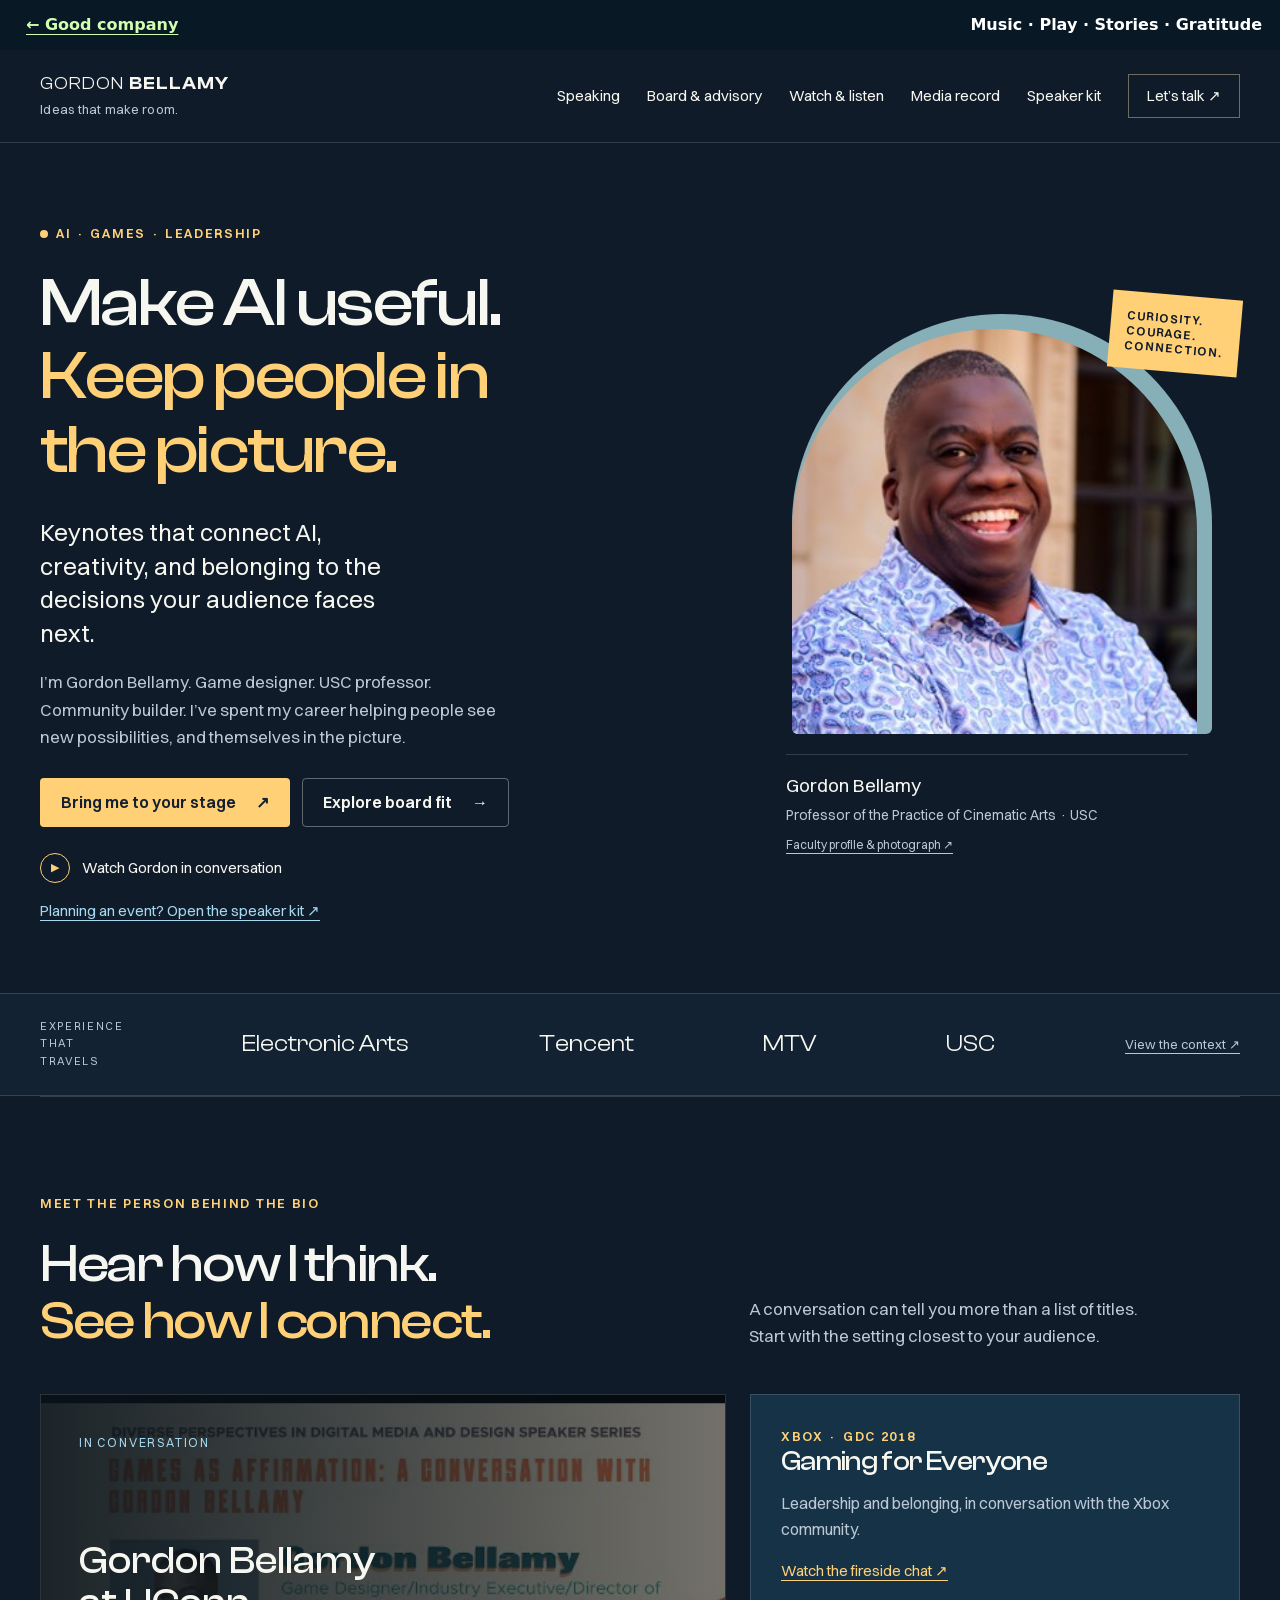
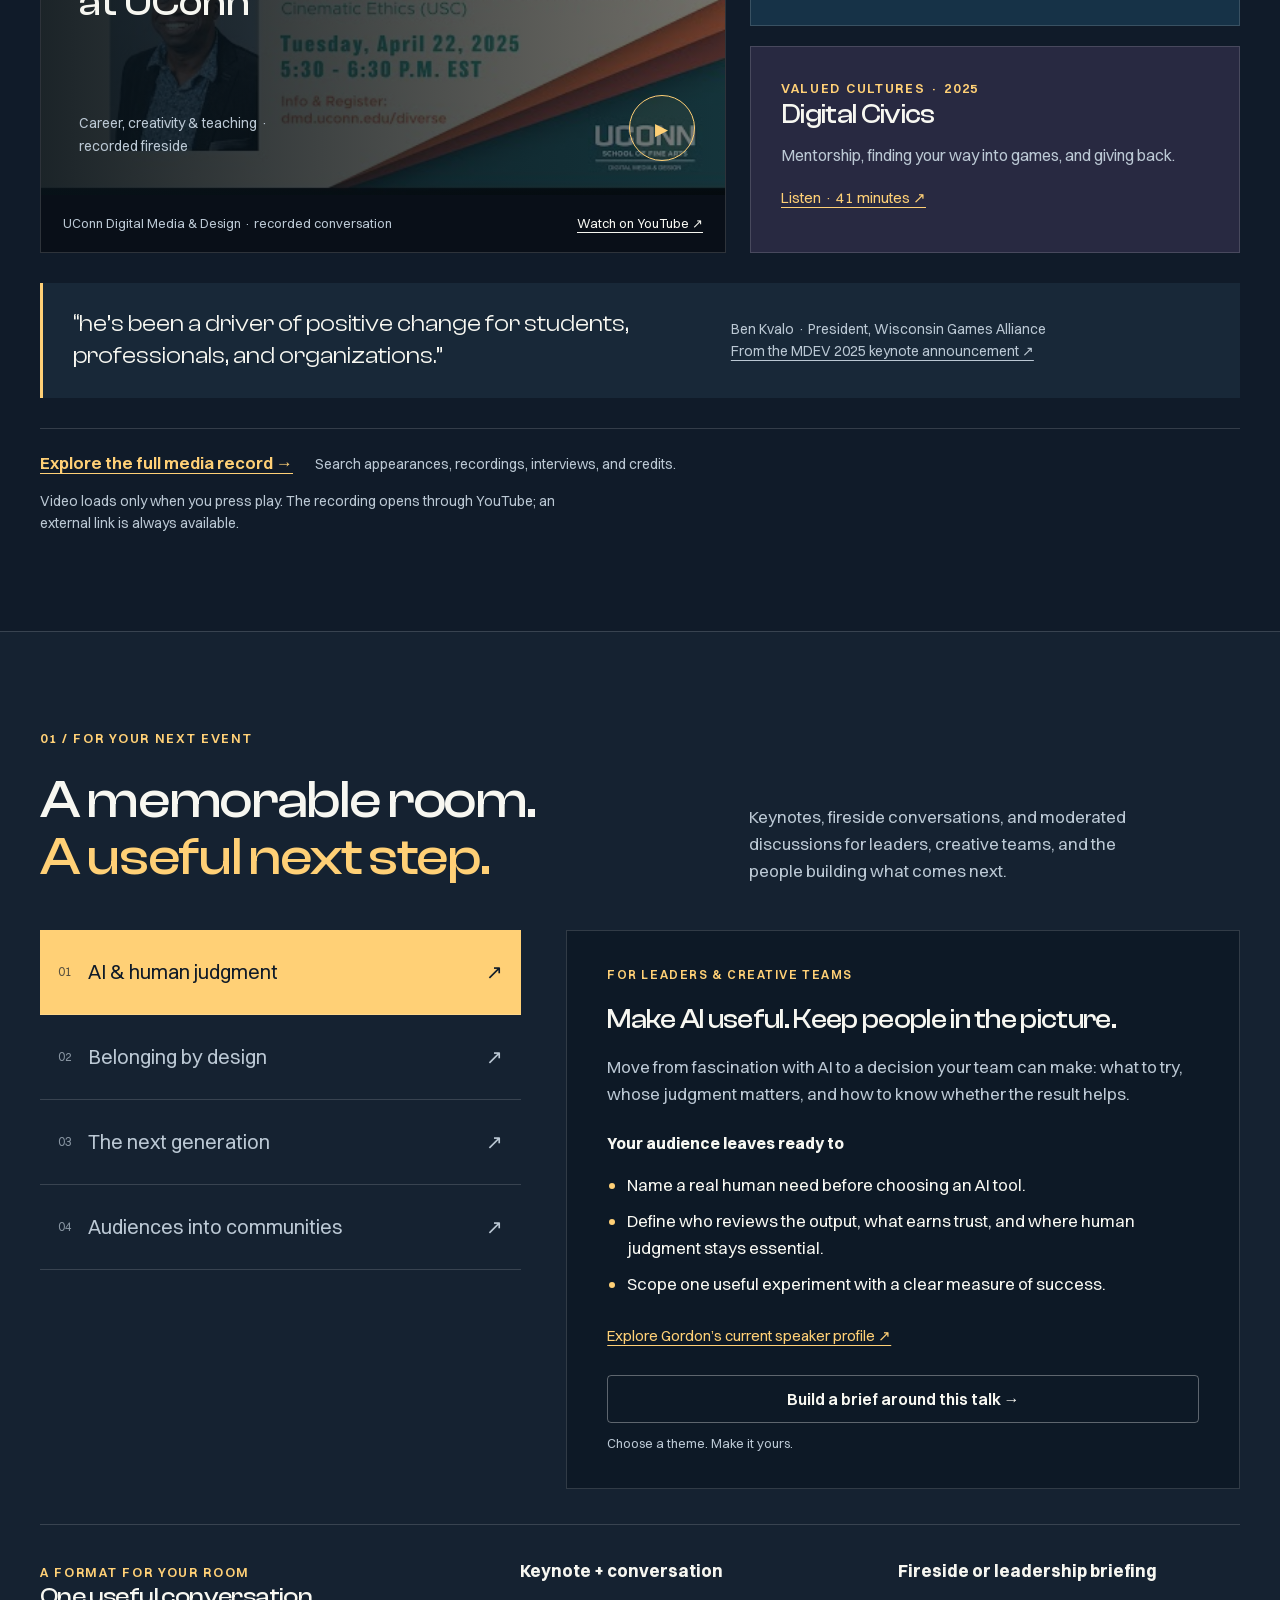
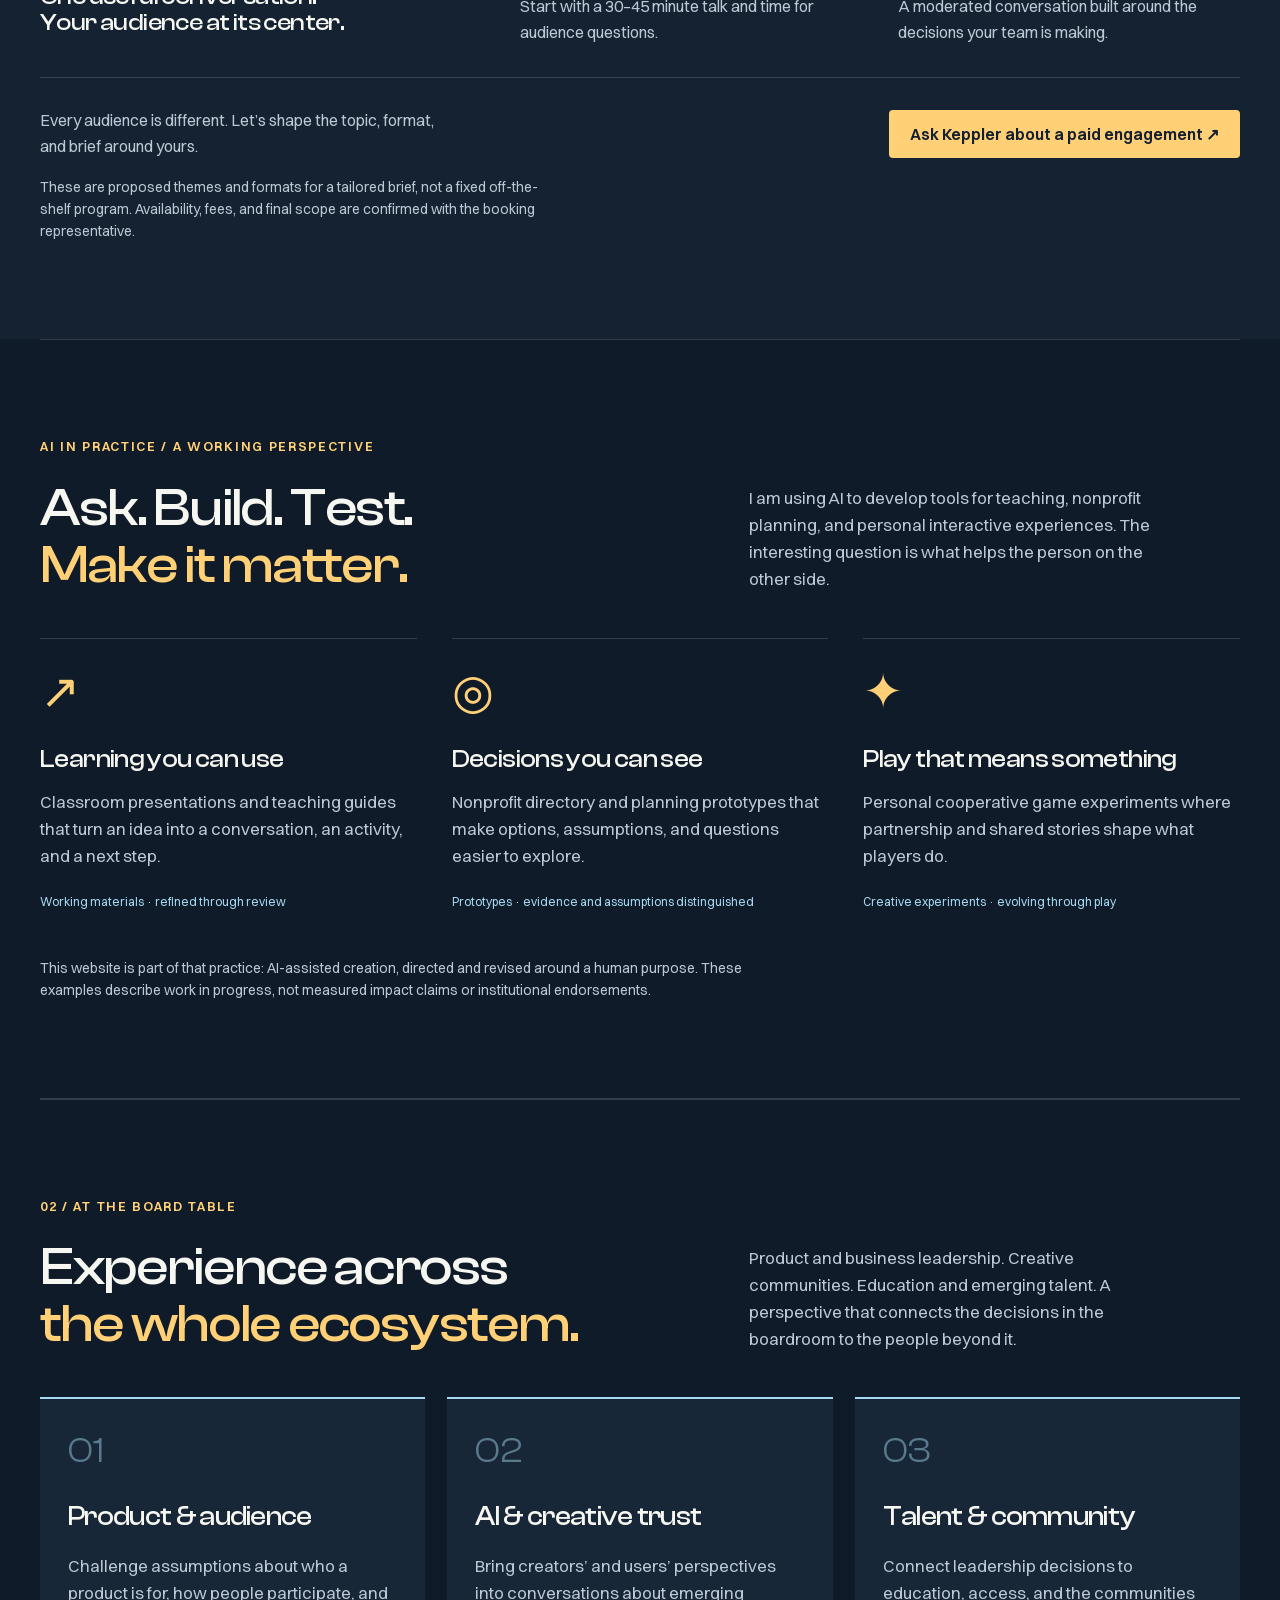
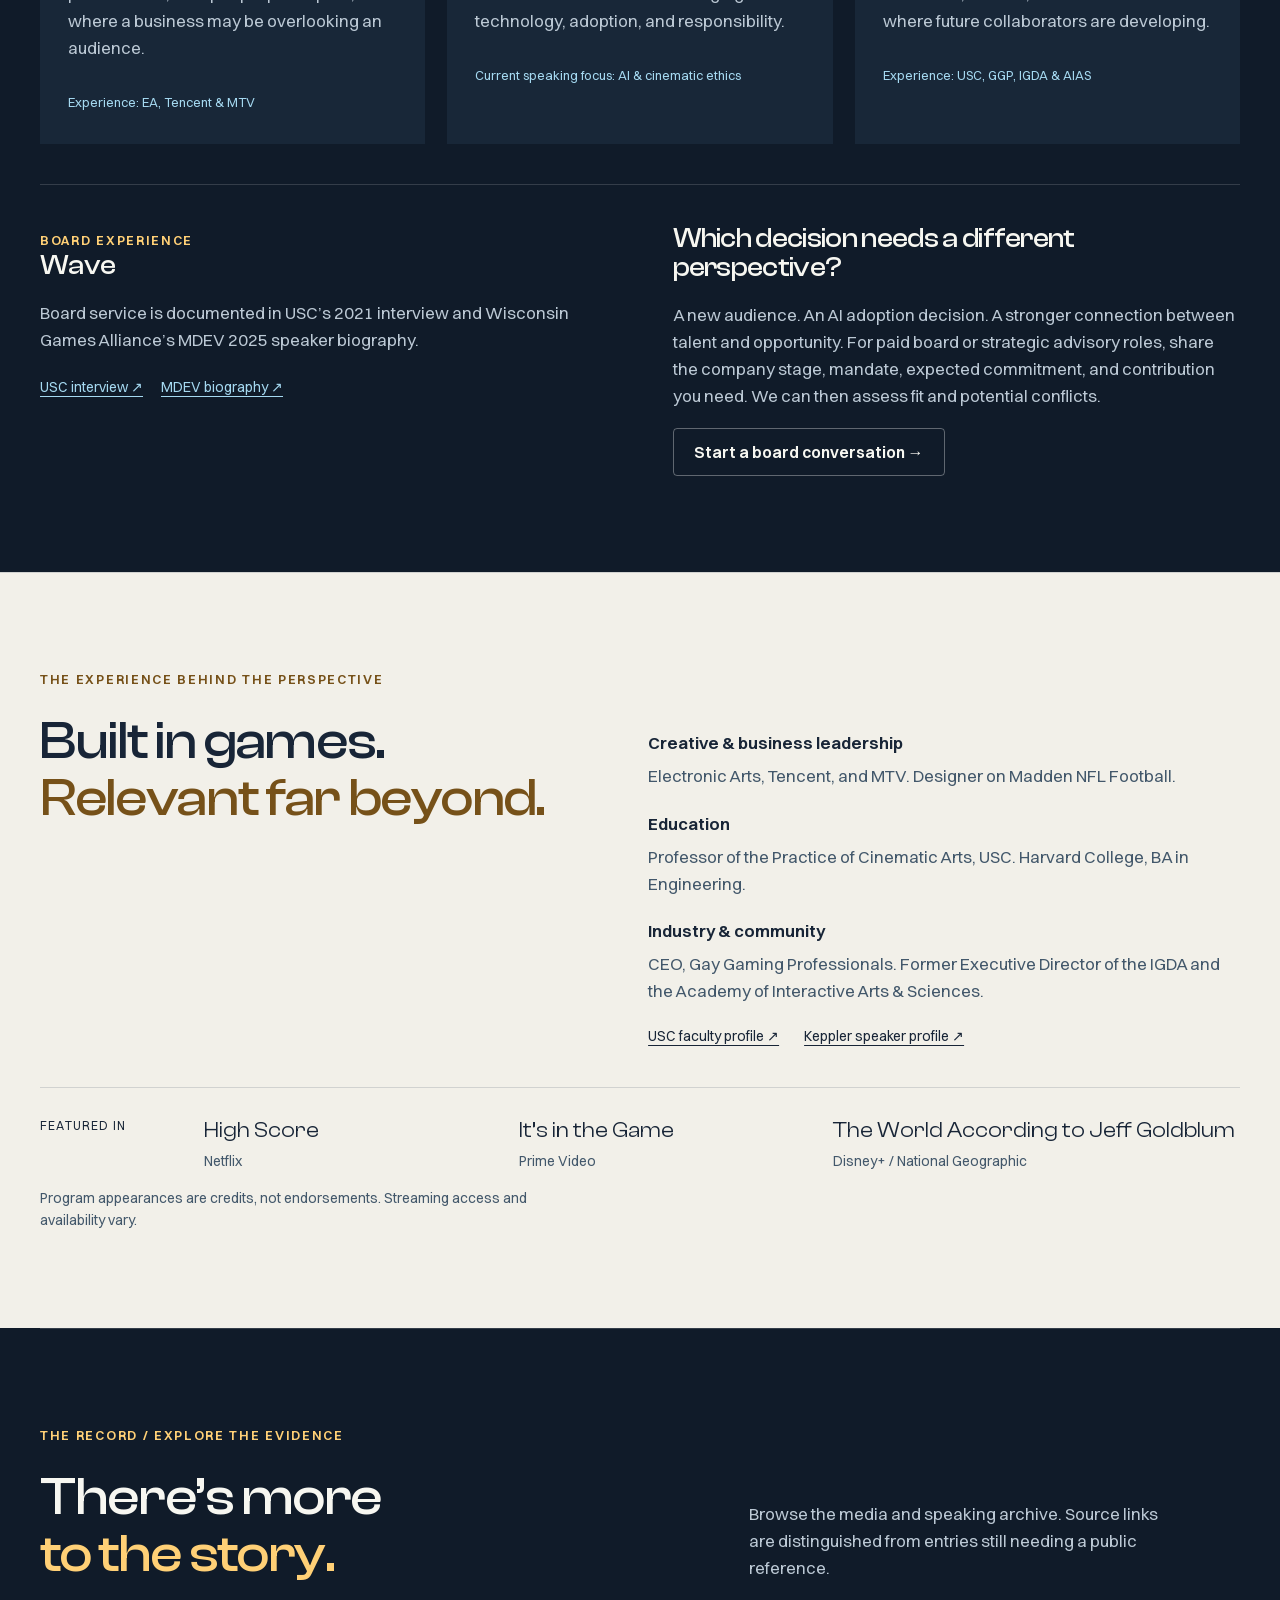
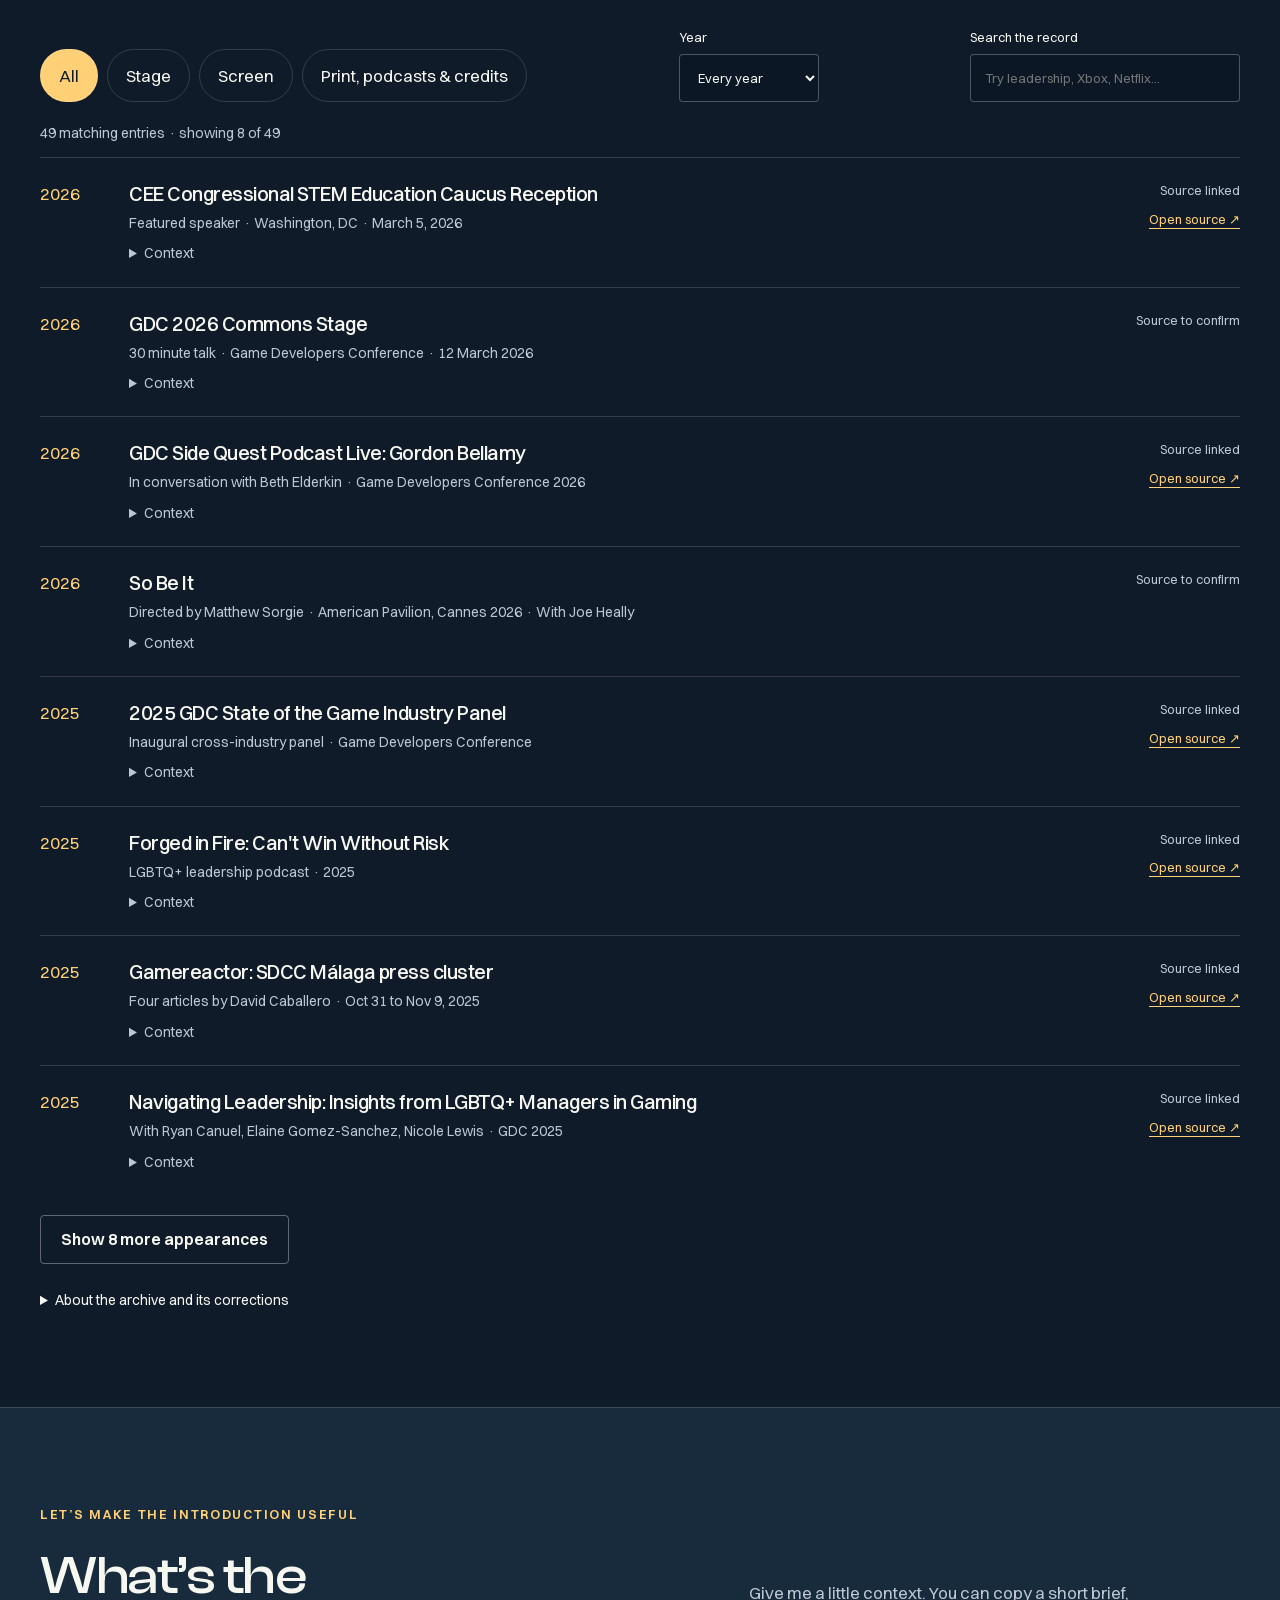
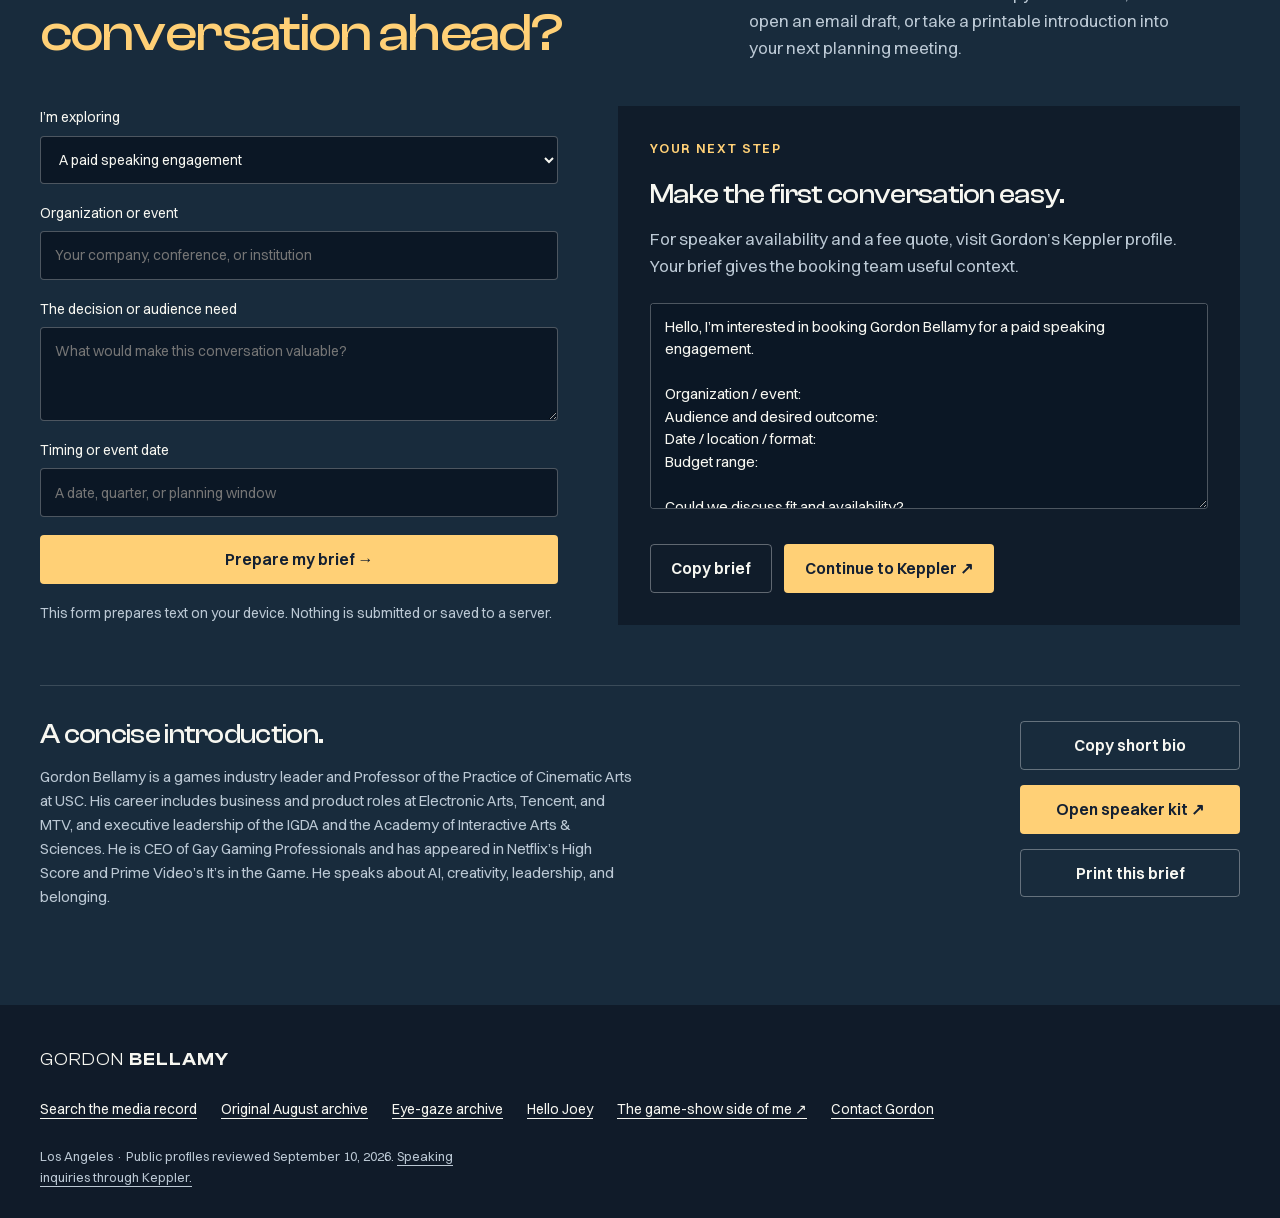
<file: index.html>
<!doctype html>
<html lang="en"><head><meta charset="utf-8"><meta name="viewport" content="width=device-width,initial-scale=1"><meta name="theme-color" content="#101b29"><title>Gordon Bellamy · Keynotes, Board & Advisory</title><meta name="description" content="Gordon Bellamy on AI, creativity, belonging, and the future of games. Explore keynote themes, board perspectives, conversations, and a sourced media record."><link rel="stylesheet" href="site.css"><script defer src="media-data.js"></script><script defer src="site.js"></script><script type="application/ld+json">{"@context":"https://schema.org","@type":"Person","name":"Gordon Bellamy","url":"https://gordonusc.github.io/media-log/","jobTitle":"Professor of the Practice of Cinematic Arts","affiliation":{"@type":"Organization","name":"University of Southern California"},"sameAs":["https://cinema.usc.edu/directories/profile.cfm?id=41118","https://www.kepplerspeakers.com/speakers/gordon-bellamy"]}</script><style>@media(max-width:600px){nav[aria-label="Related experiences"] span{display:none}}nav[aria-label="Related experiences"] a:focus-visible{outline:3px solid #d1ffb2;outline-offset:2px}html{scroll-padding-top:70px}</style><noscript><style>.record-year{display:none}</style></noscript></head>
<body><nav aria-label="Related experiences" style="position:sticky;top:0;z-index:100;display:flex;justify-content:space-between;align-items:center;gap:16px;flex-wrap:wrap;background:#091825;color:#fff;padding:6px 18px;font:600 16px/1.4 system-ui"><a href="https://gordonusc.github.io/the-cabinet/good-company/" style="color:#d1ffb2;padding:8px">← Good company</a><span>Music · Play · Stories · Gratitude</span></nav><a class="skip" href="#main">Skip to content</a><header class="mast"><a class="wordmark" href="#home">GORDON <b>BELLAMY</b><span>Ideas that make room.</span></a><nav aria-label="Main navigation"><a href="#speaking">Speaking</a><a href="#board">Board & advisory</a><a href="#watch">Watch & listen</a><a href="#record">Media record</a><a href="speaker-kit.html">Speaker kit</a><a class="nav-cta" href="#connect">Let’s talk ↗</a></nav></header>
<main id="main"><section class="hero wrap" id="home"><div class="hero-copy"><p class="kicker"><span class="live-dot"></span>AI · GAMES · LEADERSHIP</p><h1>Make AI useful.<br><em>Keep people in<br>the picture.</em></h1><p class="lead">Keynotes that connect AI, creativity, and belonging to the decisions your audience faces next.</p><p class="intro">I’m Gordon Bellamy. Game designer. USC professor. Community builder. I’ve spent my career helping people see new possibilities, and themselves in the picture.</p><div class="actions"><a class="button gold" href="#speaking">Bring me to your stage <span>↗</span></a><a class="button outline" href="#board">Explore board fit <span>→</span></a></div><a class="watch-intro" href="#watch"><span class="play-circle">▶</span>Watch Gordon in conversation</a><a class="kit-hero" href="speaker-kit.html">Planning an event? Open the speaker kit ↗</a></div><figure class="portrait"><div class="portrait-frame"><img src="assets/gordon-usc.jpg" alt="Gordon Bellamy, smiling in a blue patterned shirt" width="300" height="300" fetchpriority="high"></div><figcaption><span>Gordon Bellamy</span><small>Professor of the Practice of Cinematic Arts · USC</small><a href="https://cinema.usc.edu/directories/profile.cfm?id=41118" target="_blank" rel="noopener">Faculty profile & photograph ↗</a></figcaption><div class="portrait-label">CURIOSITY.<br>COURAGE.<br>CONNECTION.</div></figure></section>
<div class="proof-strip"><div class="wrap"><p>EXPERIENCE THAT TRAVELS</p><span>Electronic Arts</span><span>Tencent</span><span>MTV</span><span>USC</span><a href="#credentials">View the context ↗</a></div></div>
<section class="wrap section" id="watch"><div class="section-head"><div><p class="kicker">MEET THE PERSON BEHIND THE BIO</p><h2>Hear how I think.<br><em>See how I connect.</em></h2></div><p>A conversation can tell you more than a list of titles. Start with the setting closest to your audience.</p></div><div class="watch-grid"><article class="feature-video"><button class="video-launch" id="play-video" aria-label="Play Gordon Bellamy’s University of Connecticut fireside chat"><img class="video-still" src="assets/uconn-talk.jpg" alt="" width="480" height="360" loading="lazy"><span class="video-mark">IN CONVERSATION</span><strong>Gordon Bellamy<br>at UConn</strong><span class="play-large">▶</span><small>Career, creativity & teaching · recorded fireside</small></button><div id="video-player" hidden></div><button class="button outline" id="stop-video" type="button" aria-controls="video-player" hidden>Stop video</button><div class="video-footer"><span>UConn Digital Media & Design · recorded conversation</span><a href="https://www.youtube.com/watch?v=Lb8ZcOXPQ-I" target="_blank" rel="noopener">Watch on YouTube ↗</a></div></article><div class="watch-stack"><a class="media-tile blue" href="https://learn.microsoft.com/en-us/shows/level-up/gaming-for-everyone-lgbtqia-in-gaming-gordon-bellamy-fireside-chat" target="_blank" rel="noopener"><span class="kicker">XBOX · GDC 2018</span><h3>Gaming for Everyone</h3><p>Leadership and belonging, in conversation with the Xbox community.</p><span class="text-link">Watch the fireside chat ↗</span></a><a class="media-tile violet" href="https://music.amazon.com/podcasts/0d8e1552-7cbe-4ada-acb9-a9544da2c0c8/episodes/addce953-dce3-449b-a615-a0bca289d73f/the-valued-cultures-podcast-gordon-bellamy-of-usc-digital-civics" target="_blank" rel="noopener"><span class="kicker">VALUED CULTURES · 2025</span><h3>Digital Civics</h3><p>Mentorship, finding your way into games, and giving back.</p><span class="text-link">Listen · 41 minutes ↗</span></a></div></div><blockquote class="endorsement"><p>“he’s been a driver of positive change for students, professionals, and organizations.”</p><cite>Ben Kvalo · President, Wisconsin Games Alliance<br><a href="https://www.wisconsingamesalliance.com/news/industry-executive-usc-professor-gordon-bellamy-to-keynote-mdev-day-1" target="_blank" rel="noopener">From the MDEV 2025 keynote announcement ↗</a></cite></blockquote><p class="archive-shortcut"><a href="#record">Explore the full media record →</a><span>Search appearances, recordings, interviews, and credits.</span></p><p class="small muted">Video loads only when you press play. The recording opens through YouTube; an external link is always available.</p></section>
<section class="speaking section" id="speaking"><div class="wrap"><div class="section-head"><div><p class="kicker">01 / FOR YOUR NEXT EVENT</p><h2>A memorable room.<br><em>A useful next step.</em></h2></div><p>Keynotes, fireside conversations, and moderated discussions for leaders, creative teams, and the people building what comes next.</p></div><div class="topic-layout"><div class="topic-tabs" role="tablist" aria-label="Explore keynote themes"><button role="tab" id="tab-ai" aria-controls="topic-panel" aria-selected="true" data-topic="ai"><span>01</span>AI & human judgment <b>↗</b></button><button role="tab" id="tab-belonging" aria-controls="topic-panel" aria-selected="false" tabindex="-1" data-topic="belonging"><span>02</span>Belonging by design <b>↗</b></button><button role="tab" id="tab-talent" aria-controls="topic-panel" aria-selected="false" tabindex="-1" data-topic="talent"><span>03</span>The next generation <b>↗</b></button><button role="tab" id="tab-community" aria-controls="topic-panel" aria-selected="false" tabindex="-1" data-topic="community"><span>04</span>Audiences into communities <b>↗</b></button></div><article class="topic-panel" id="topic-panel" role="tabpanel" aria-labelledby="tab-ai" tabindex="0"><p class="kicker" id="topic-for">FOR LEADERS & CREATIVE TEAMS</p><h3 id="topic-title">Make AI useful. Keep people in the picture.</h3><p id="topic-description">Move from fascination with AI to a decision your team can make: what to try, whose judgment matters, and how to know whether the result helps.</p><h4>Your audience leaves ready to</h4><ul id="topic-outcomes"><li>Name a real human need before choosing an AI tool.</li><li>Define who reviews the output, what earns trust, and where human judgment stays essential.</li><li>Scope one useful experiment with a clear measure of success.</li></ul><a id="topic-evidence" class="text-link" href="https://www.kepplerspeakers.com/speakers/gordon-bellamy" target="_blank" rel="noopener">Explore Gordon’s current speaker profile ↗</a><div class="topic-next"><button class="button outline" id="use-topic">Build a brief around this talk →</button><span>Choose a theme. Make it yours.</span></div></article></div><div class="format-band"><div><span class="kicker">A FORMAT FOR YOUR ROOM</span><h3>One useful conversation.<br>Your audience at its center.</h3></div><div><strong>Keynote + conversation</strong><p>Start with a 30–45 minute talk and time for audience questions.</p></div><div><strong>Fireside or leadership briefing</strong><p>A moderated conversation built around the decisions your team is making.</p></div></div><div class="booking-row"><p>Every audience is different. Let’s shape the topic, format, and brief around yours.</p><a class="button gold" href="https://www.kepplerspeakers.com/speakers/gordon-bellamy" target="_blank" rel="noopener">Ask Keppler about a paid engagement ↗</a></div><p class="small muted">These are proposed themes and formats for a tailored brief, not a fixed off-the-shelf program. Availability, fees, and final scope are confirmed with the booking representative.</p></div></section>
<section class="wrap section practice" id="practice"><div class="section-head"><div><p class="kicker">AI IN PRACTICE / A WORKING PERSPECTIVE</p><h2>Ask. Build. Test.<br><em>Make it matter.</em></h2></div><p>I am using AI to develop tools for teaching, nonprofit planning, and personal interactive experiences. The interesting question is what helps the person on the other side.</p></div><div class="practice-grid"><article><span class="practice-symbol" aria-hidden="true">↗</span><h3>Learning you can use</h3><p>Classroom presentations and teaching guides that turn an idea into a conversation, an activity, and a next step.</p><small>Working materials · refined through review</small></article><article><span class="practice-symbol" aria-hidden="true">◎</span><h3>Decisions you can see</h3><p>Nonprofit directory and planning prototypes that make options, assumptions, and questions easier to explore.</p><small>Prototypes · evidence and assumptions distinguished</small></article><article><span class="practice-symbol" aria-hidden="true">✦</span><h3>Play that means something</h3><p>Personal cooperative game experiments where partnership and shared stories shape what players do.</p><small>Creative experiments · evolving through play</small></article></div><p class="practice-note">This website is part of that practice: AI-assisted creation, directed and revised around a human purpose. These examples describe work in progress, not measured impact claims or institutional endorsements.</p></section><section class="wrap section" id="board"><div class="section-head"><div><p class="kicker">02 / AT THE BOARD TABLE</p><h2>Experience across<br><em>the whole ecosystem.</em></h2></div><p>Product and business leadership. Creative communities. Education and emerging talent. A perspective that connects the decisions in the boardroom to the people beyond it.</p></div><div class="board-grid"><article class="board-card"><span class="number">01</span><h3>Product & audience</h3><p>Challenge assumptions about who a product is for, how people participate, and where a business may be overlooking an audience.</p><small>Experience: EA, Tencent & MTV</small></article><article class="board-card"><span class="number">02</span><h3>AI & creative trust</h3><p>Bring creators’ and users’ perspectives into conversations about emerging technology, adoption, and responsibility.</p><small>Current speaking focus: AI & cinematic ethics</small></article><article class="board-card"><span class="number">03</span><h3>Talent & community</h3><p>Connect leadership decisions to education, access, and the communities where future collaborators are developing.</p><small>Experience: USC, GGP, IGDA & AIAS</small></article></div><div class="board-evidence"><div><span class="kicker">BOARD EXPERIENCE</span><h3>Wave</h3><p>Board service is documented in USC’s 2021 interview and Wisconsin Games Alliance’s MDEV 2025 speaker biography.</p><a href="https://today.usc.edu/gordon-bellamy-future-of-video-games-interactive-streaming-usc-professor/" target="_blank" rel="noopener">USC interview ↗</a><a href="https://www.wisconsingamesalliance.com/news/industry-executive-usc-professor-gordon-bellamy-to-keynote-mdev-day-1" target="_blank" rel="noopener">MDEV biography ↗</a></div><div><h3>Which decision needs a different perspective?</h3><p>A new audience. An AI adoption decision. A stronger connection between talent and opportunity. For paid board or strategic advisory roles, share the company stage, mandate, expected commitment, and contribution you need. We can then assess fit and potential conflicts.</p><a class="button outline" href="#connect" data-inquiry="board">Start a board conversation →</a></div></div></section>
<section class="credentials section" id="credentials"><div class="wrap"><p class="kicker">THE EXPERIENCE BEHIND THE PERSPECTIVE</p><div class="credentials-grid"><h2>Built in games.<br><em>Relevant far beyond.</em></h2><div><dl><div><dt>Creative & business leadership</dt><dd>Electronic Arts, Tencent, and MTV. Designer on Madden NFL Football.</dd></div><div><dt>Education</dt><dd>Professor of the Practice of Cinematic Arts, USC. Harvard College, BA in Engineering.</dd></div><div><dt>Industry & community</dt><dd>CEO, Gay Gaming Professionals. Former Executive Director of the IGDA and the Academy of Interactive Arts & Sciences.</dd></div></dl><div class="source-links"><a href="https://cinema.usc.edu/directories/profile.cfm?id=41118" target="_blank" rel="noopener">USC faculty profile ↗</a><a href="https://www.kepplerspeakers.com/speakers/gordon-bellamy" target="_blank" rel="noopener">Keppler speaker profile ↗</a></div></div></div><div class="screen-credits"><span>FEATURED IN</span><a href="https://www.netflix.com/title/81019087" target="_blank" rel="noopener">High Score <small>Netflix</small></a><a href="https://www.primevideo.com/detail/0OEFSGZIBTB9U8C8MDSHANVC87" target="_blank" rel="noopener">It’s in the Game <small>Prime Video</small></a><a href="https://www.disneyplus.com/series/the-world-according-to-jeff-goldblum/6W1QCVHcKcnZ" target="_blank" rel="noopener">The World According to Jeff Goldblum <small>Disney+ / National Geographic</small></a></div><p class="small muted">Program appearances are credits, not endorsements. Streaming access and availability vary.</p></div></section>
<section class="wrap section" id="record"><div class="section-head"><div><p class="kicker">THE RECORD / EXPLORE THE EVIDENCE</p><h2>There’s more<br><em>to the story.</em></h2></div><p>Browse the media and speaking archive. Source links are distinguished from entries still needing a public reference.</p></div><div class="record-tools"><div class="filters" role="group" aria-label="Filter media" aria-controls="record-list"><button aria-pressed="true" data-filter="all">All</button><button aria-pressed="false" data-filter="stage">Stage</button><button aria-pressed="false" data-filter="screen">Screen</button><button aria-pressed="false" data-filter="else">Print, podcasts & credits</button></div><label class="record-year">Year<select id="record-year" aria-controls="record-list"><option value="all">Every year</option></select></label><label class="search-label">Search the record<input id="search" type="search" aria-controls="record-list" placeholder="Try leadership, Xbox, Netflix…"></label></div><div class="record-status"><p id="record-count" class="small" role="status" aria-live="polite" aria-atomic="true"></p><button id="reset-record" class="record-reset" type="button" hidden>Clear search & filters</button></div><div id="record-list"></div><button class="button outline" id="more-records" aria-controls="record-list">Show more appearances</button><noscript><p>The searchable record needs JavaScript. <a href="archive.html">Open the previous archive</a>.</p></noscript><details class="record-method"><summary>About the archive and its corrections</summary><p>The archive now has 49 entries after merging two records of the same Carolinas Youth Mentoring Symposium keynote. The MDEV event year follows the organizer’s MDEV 2025 announcement. The Digital Civics podcast link has been corrected. One earlier Playmakers title remains marked for source confirmation.</p><p>“Source linked” means a reference is provided; it does not mean every detail was independently reverified. “Source to confirm” means this inherited record still needs a usable public reference. Counts describe records in this collection, not total career appearances or audience reach.</p><a href="archive.html">Original August archive ↗</a></details></section>
<section class="connect section" id="connect"><div class="wrap"><div class="section-head"><div><p class="kicker">LET’S MAKE THE INTRODUCTION USEFUL</p><h2>What’s the<br><em>conversation ahead?</em></h2></div><p>Give me a little context. You can copy a short brief, open an email draft, or take a printable introduction into your next planning meeting.</p></div><div class="connect-grid"><form id="brief-form"><label>I’m exploring<select id="inquiry"><option value="speaking">A paid speaking engagement</option><option value="board">A board or advisory role</option></select></label><label>Organization or event<input id="organization" maxlength="140" placeholder="Your company, conference, or institution"></label><label>The decision or audience need<textarea id="need" maxlength="1200" rows="3" placeholder="What would make this conversation valuable?"></textarea></label><label id="date-label">Timing or event date<input id="timing" maxlength="120" placeholder="A date, quarter, or planning window"></label><button class="button gold" type="submit">Prepare my brief →</button><p class="small muted">This form prepares text on your device. Nothing is submitted or saved to a server.</p></form><div class="brief-preview"><p class="kicker">YOUR NEXT STEP</p><h3 id="brief-heading">Make the first conversation easy.</h3><p id="brief-guide">For speaker availability and a fee quote, visit Gordon’s Keppler profile. Your brief gives the booking team useful context.</p><textarea id="brief-text" aria-label="Your editable inquiry brief" rows="8">Hello, I’m interested in booking Gordon Bellamy for a paid speaking engagement.

Organization / event:
Audience and desired outcome:
Date / location / format:
Budget range:

Could we discuss fit and availability?</textarea><div class="actions"><button class="button outline" id="copy-brief">Copy brief</button><a class="button gold" id="next-contact" href="https://www.kepplerspeakers.com/speakers/gordon-bellamy" target="_blank" rel="noopener">Continue to Keppler ↗</a></div></div></div><div class="kit-row"><div><h3>A concise introduction.</h3><p id="short-bio">Gordon Bellamy is a games industry leader and Professor of the Practice of Cinematic Arts at USC. His career includes business and product roles at Electronic Arts, Tencent, and MTV, and executive leadership of the IGDA and the Academy of Interactive Arts & Sciences. He is CEO of Gay Gaming Professionals and has appeared in Netflix’s High Score and Prime Video’s It’s in the Game. He speaks about AI, creativity, leadership, and belonging.</p></div><div class="kit-actions"><button class="button outline" id="copy-bio">Copy short bio</button><a class="button gold" href="speaker-kit.html">Open speaker kit ↗</a><button class="button outline" id="print-kit">Print this brief</button></div></div></div></section></main>
<footer class="wrap"><a class="wordmark" href="#home">GORDON <b>BELLAMY</b></a><nav aria-label="Additional destinations"><a href="#record">Search the media record</a><a href="archive.html">Original August archive</a><a href="eyes.html">Eye-gaze archive</a><a href="hello.html">Hello Joey</a><a href="https://gordonusc.github.io/tape-log/">The game-show side of me ↗</a><a href="mailto:gbellamy@gmail.com">Contact Gordon</a></nav><p>Los Angeles · Public profiles reviewed September 10, 2026. <a href="https://www.kepplerspeakers.com/speakers/gordon-bellamy">Speaking inquiries through Keppler.</a></p></footer><div id="status" role="status" aria-live="polite"></div><div id="print-content" aria-hidden="true"></div></body></html>
</file>
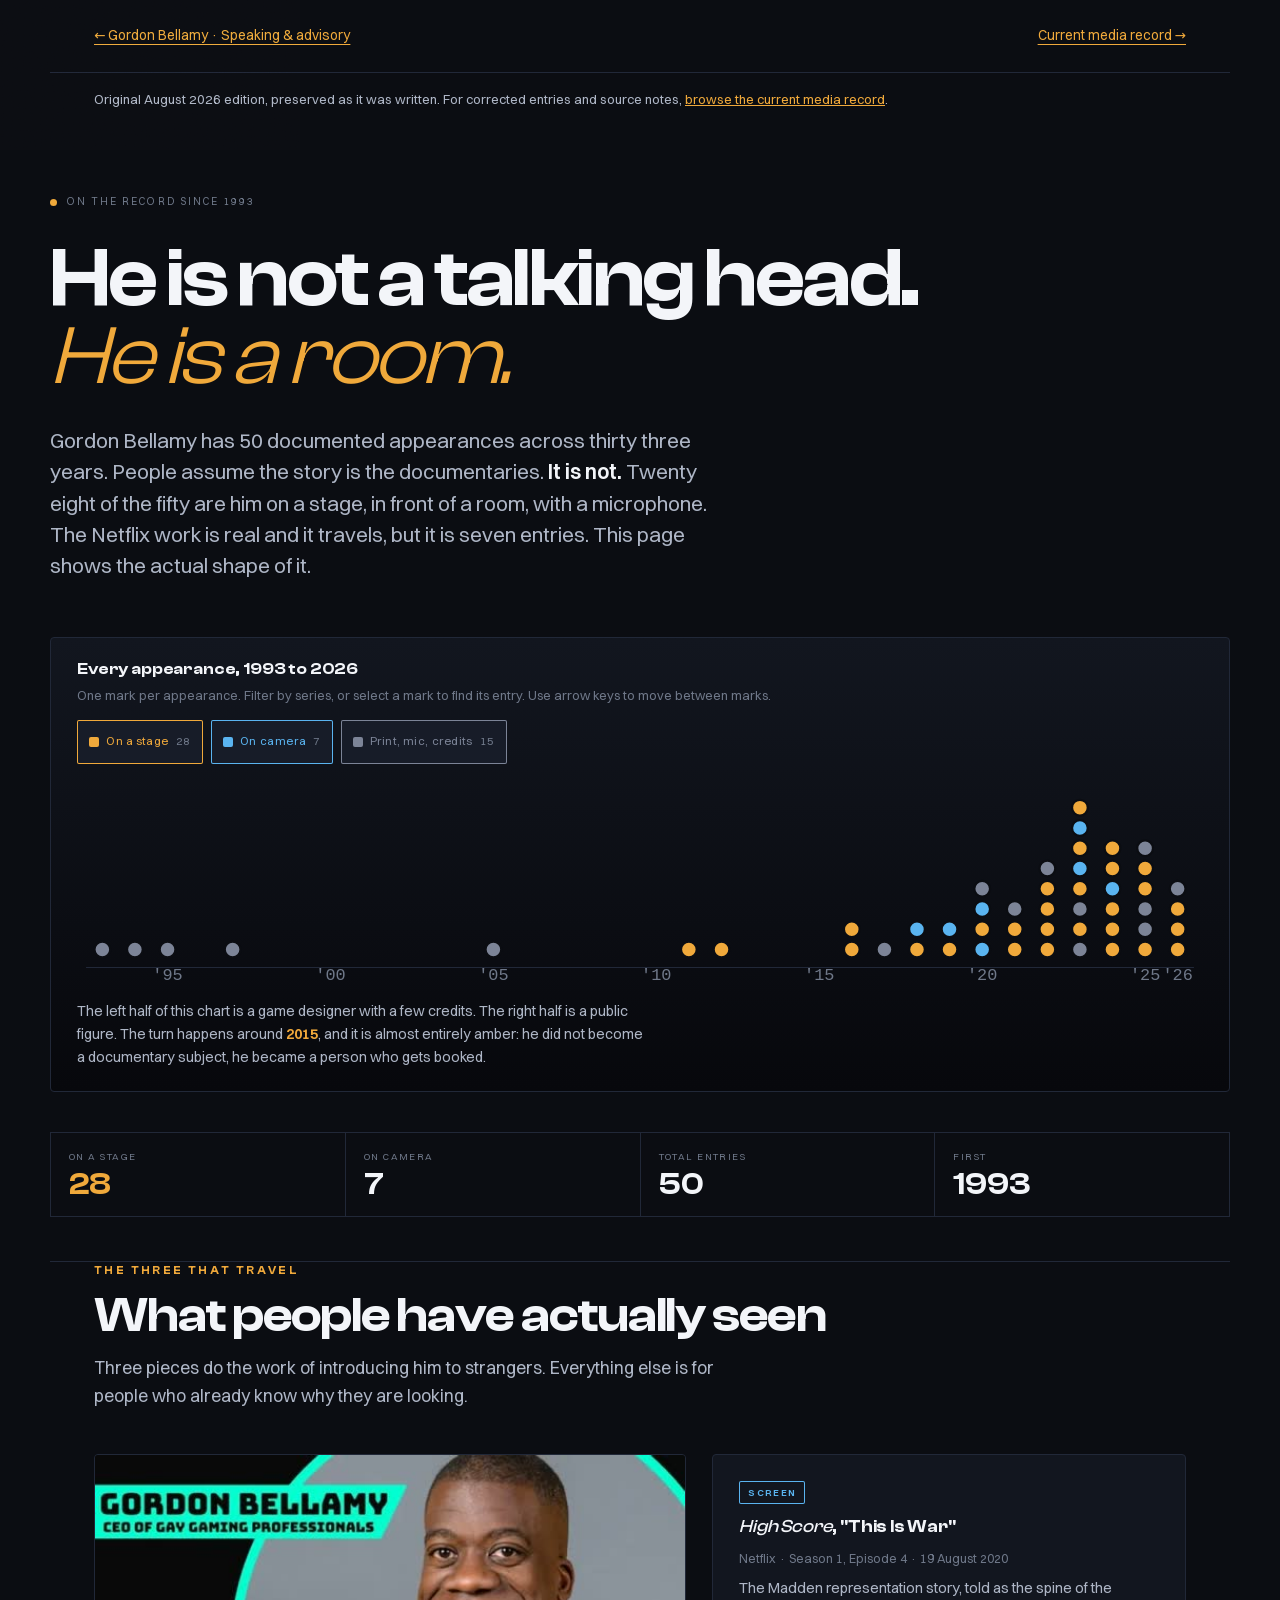
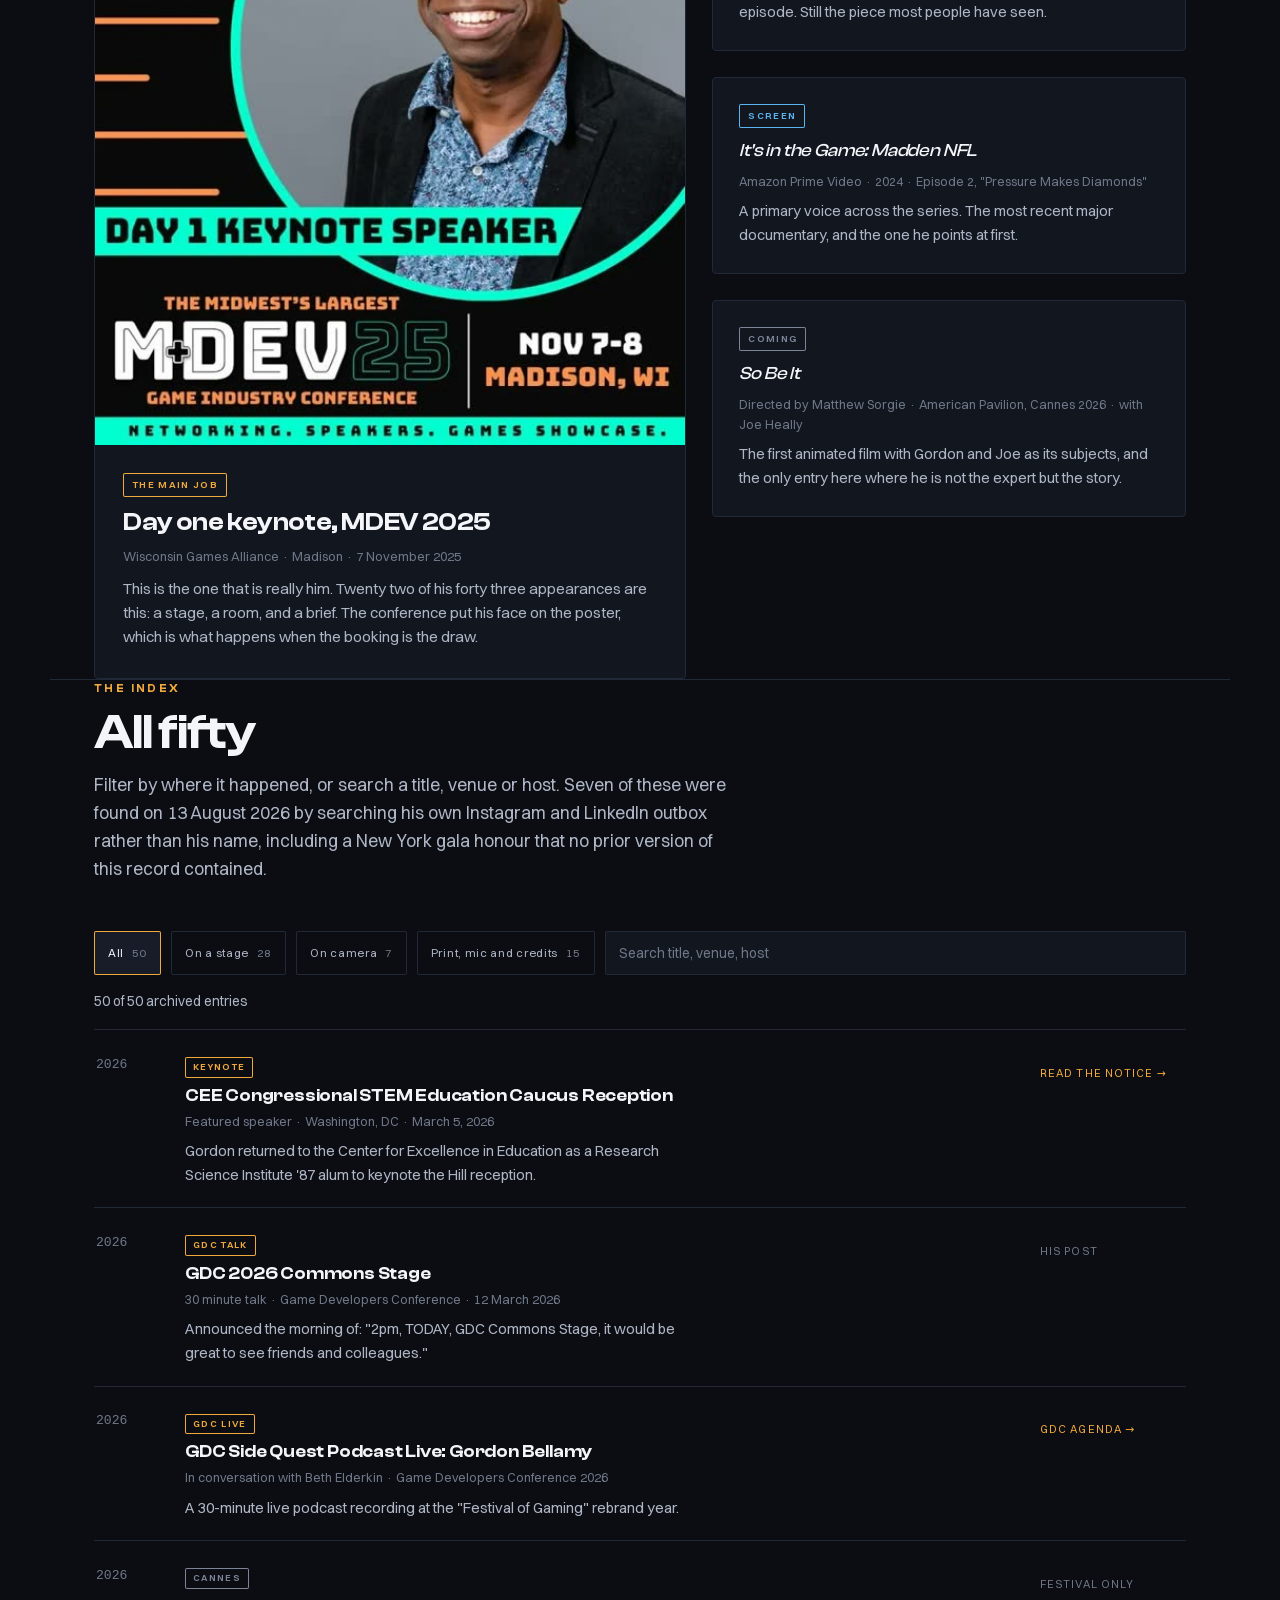
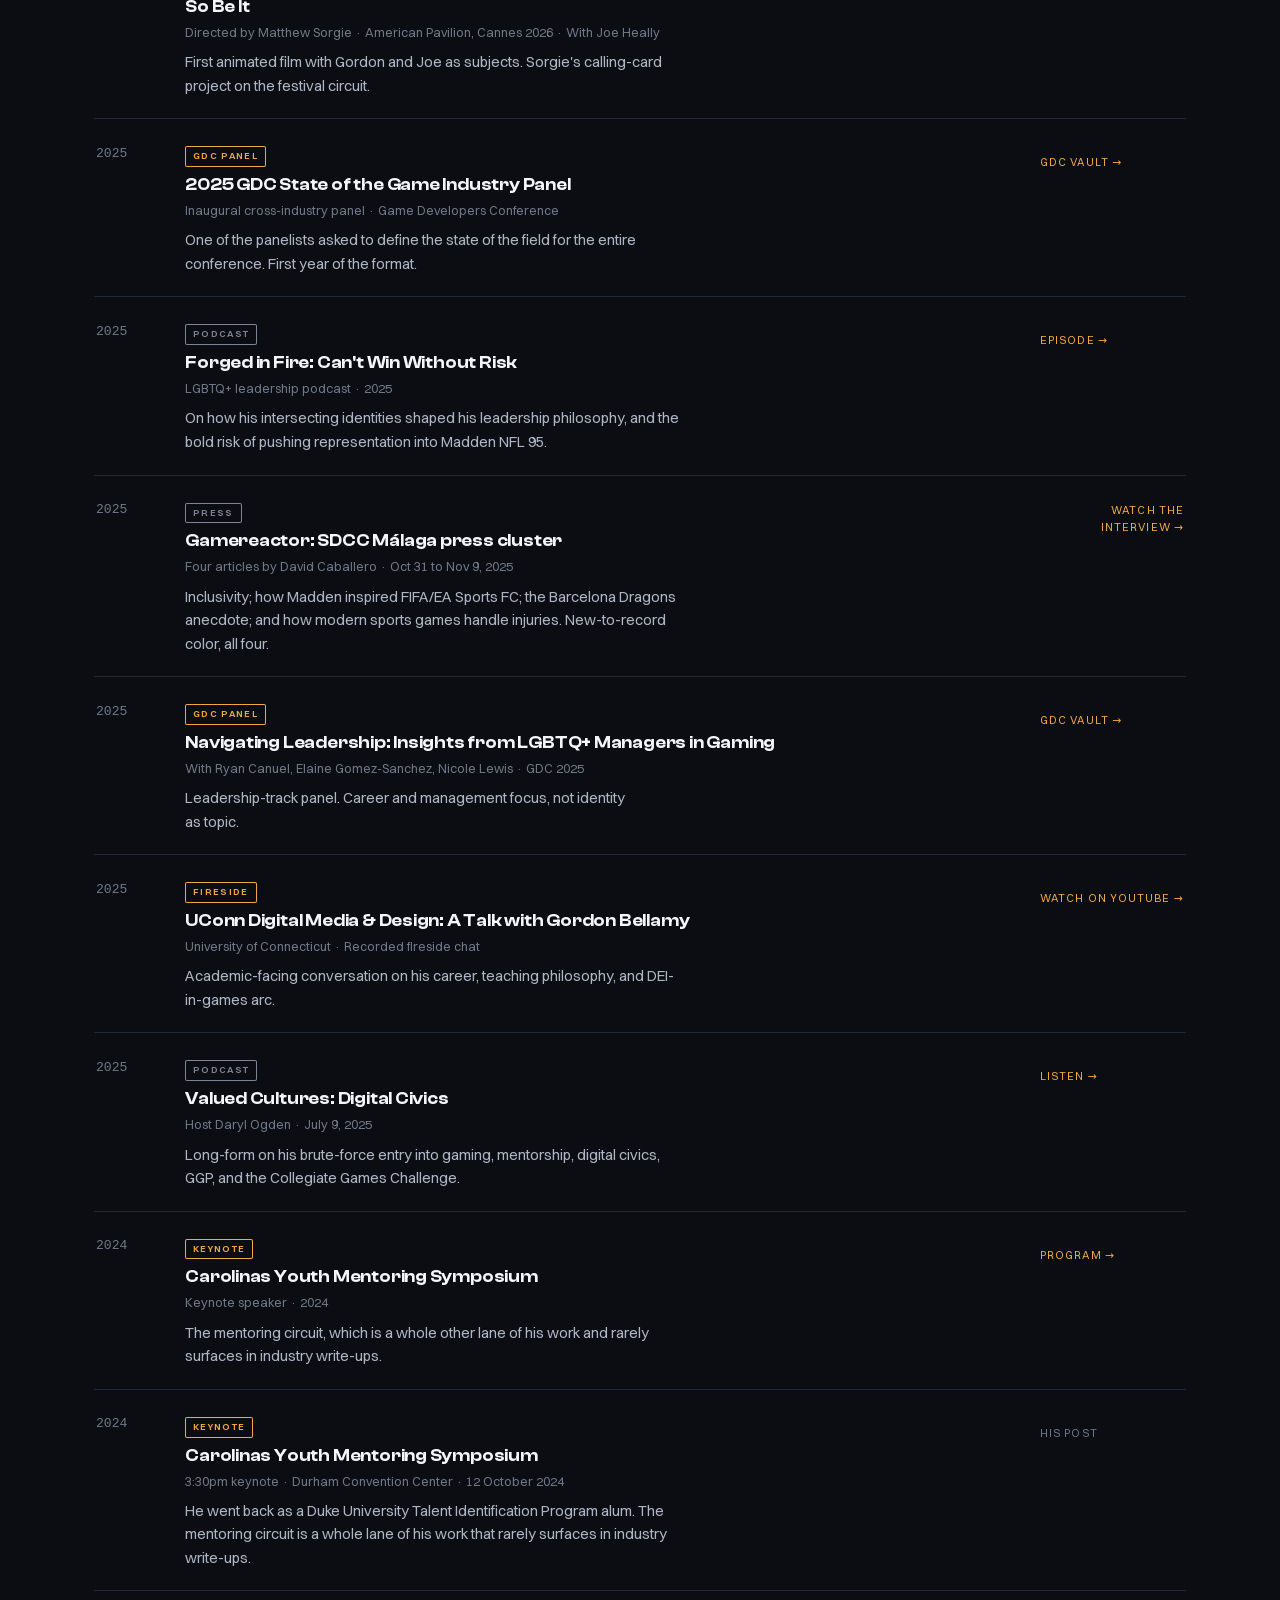
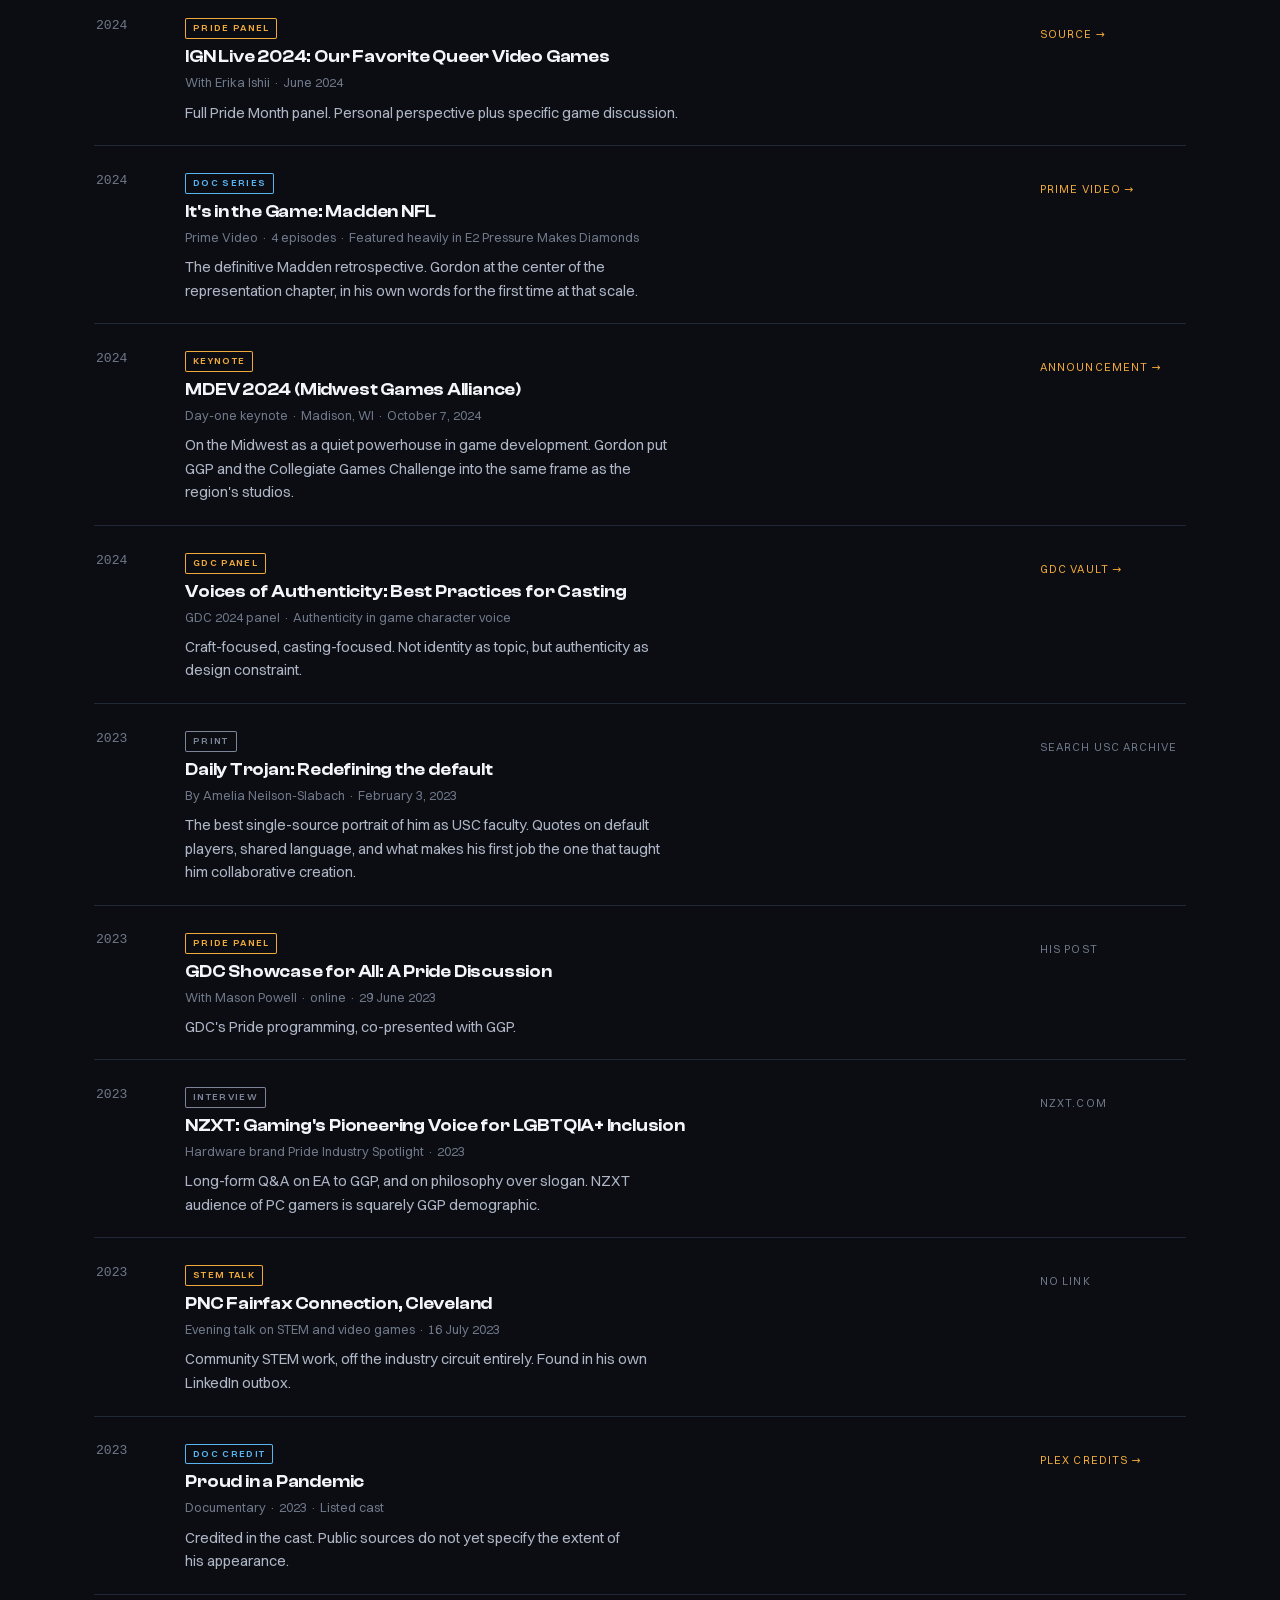
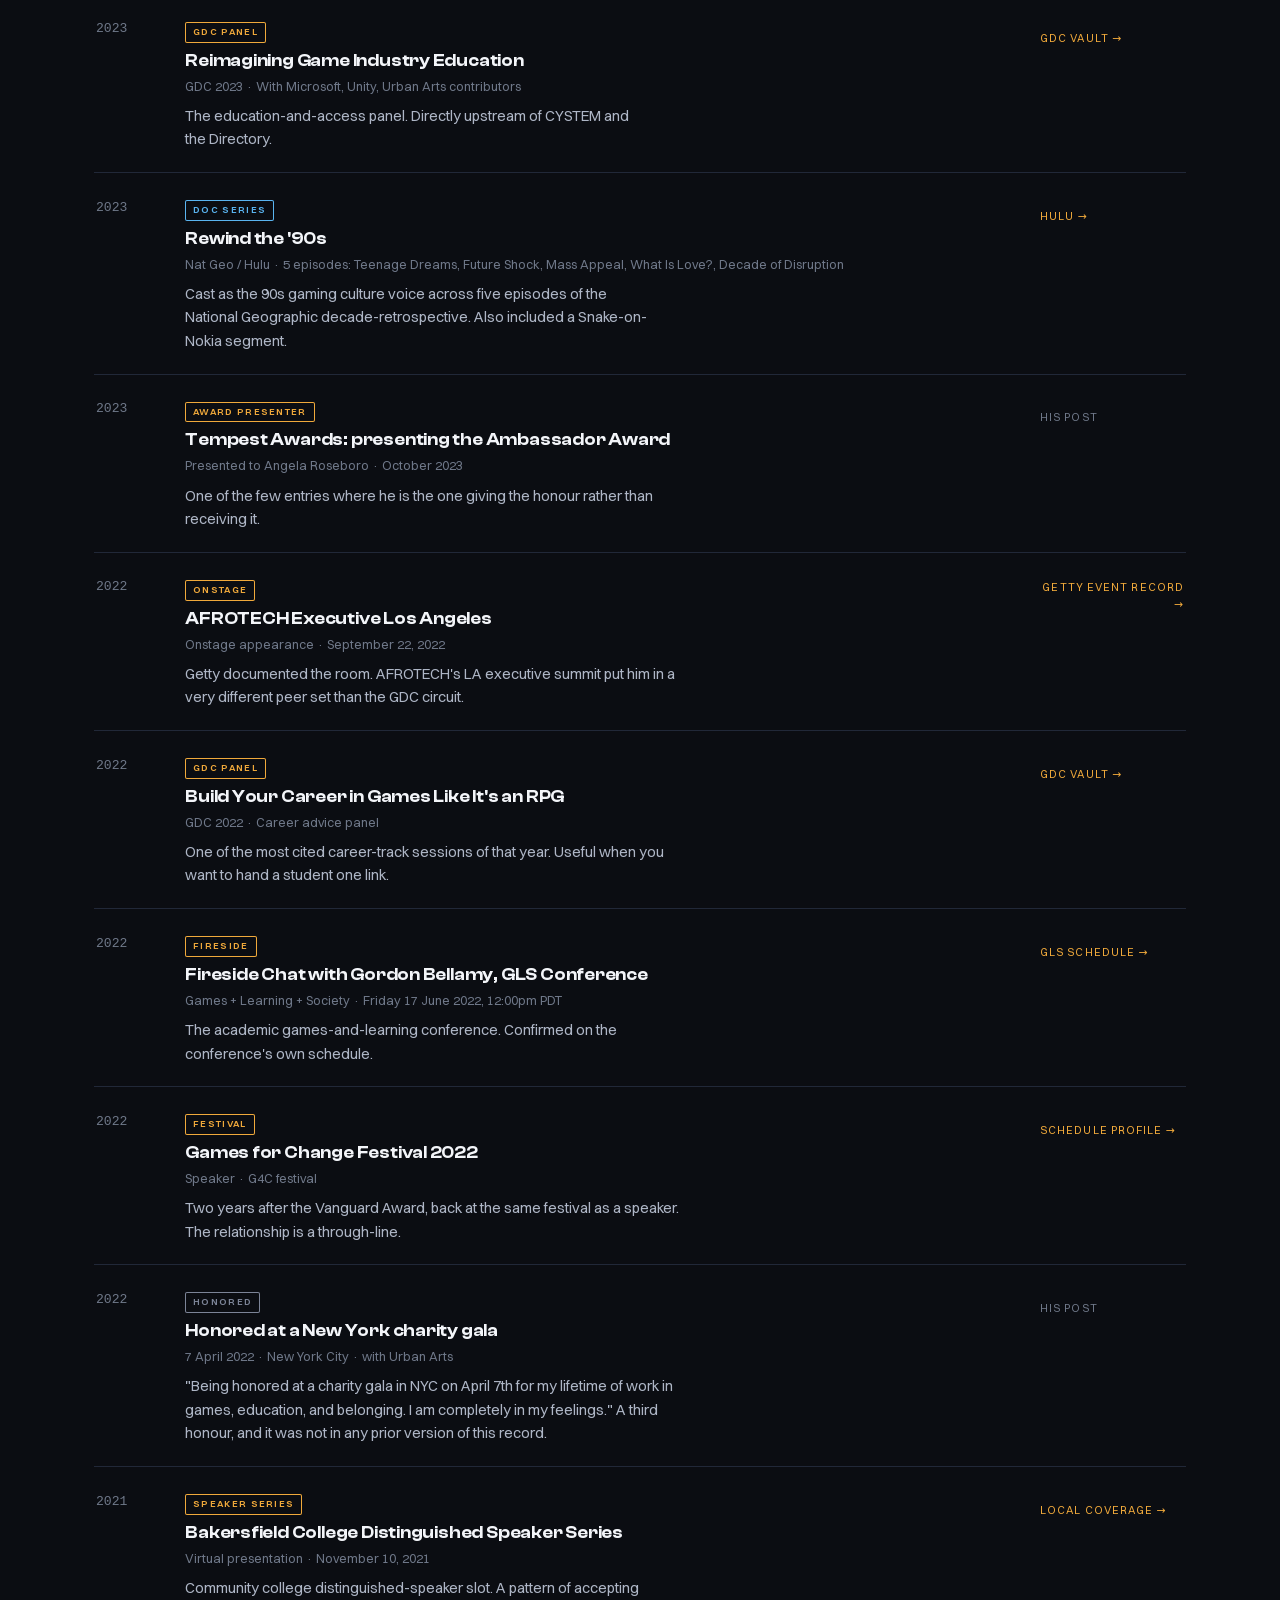
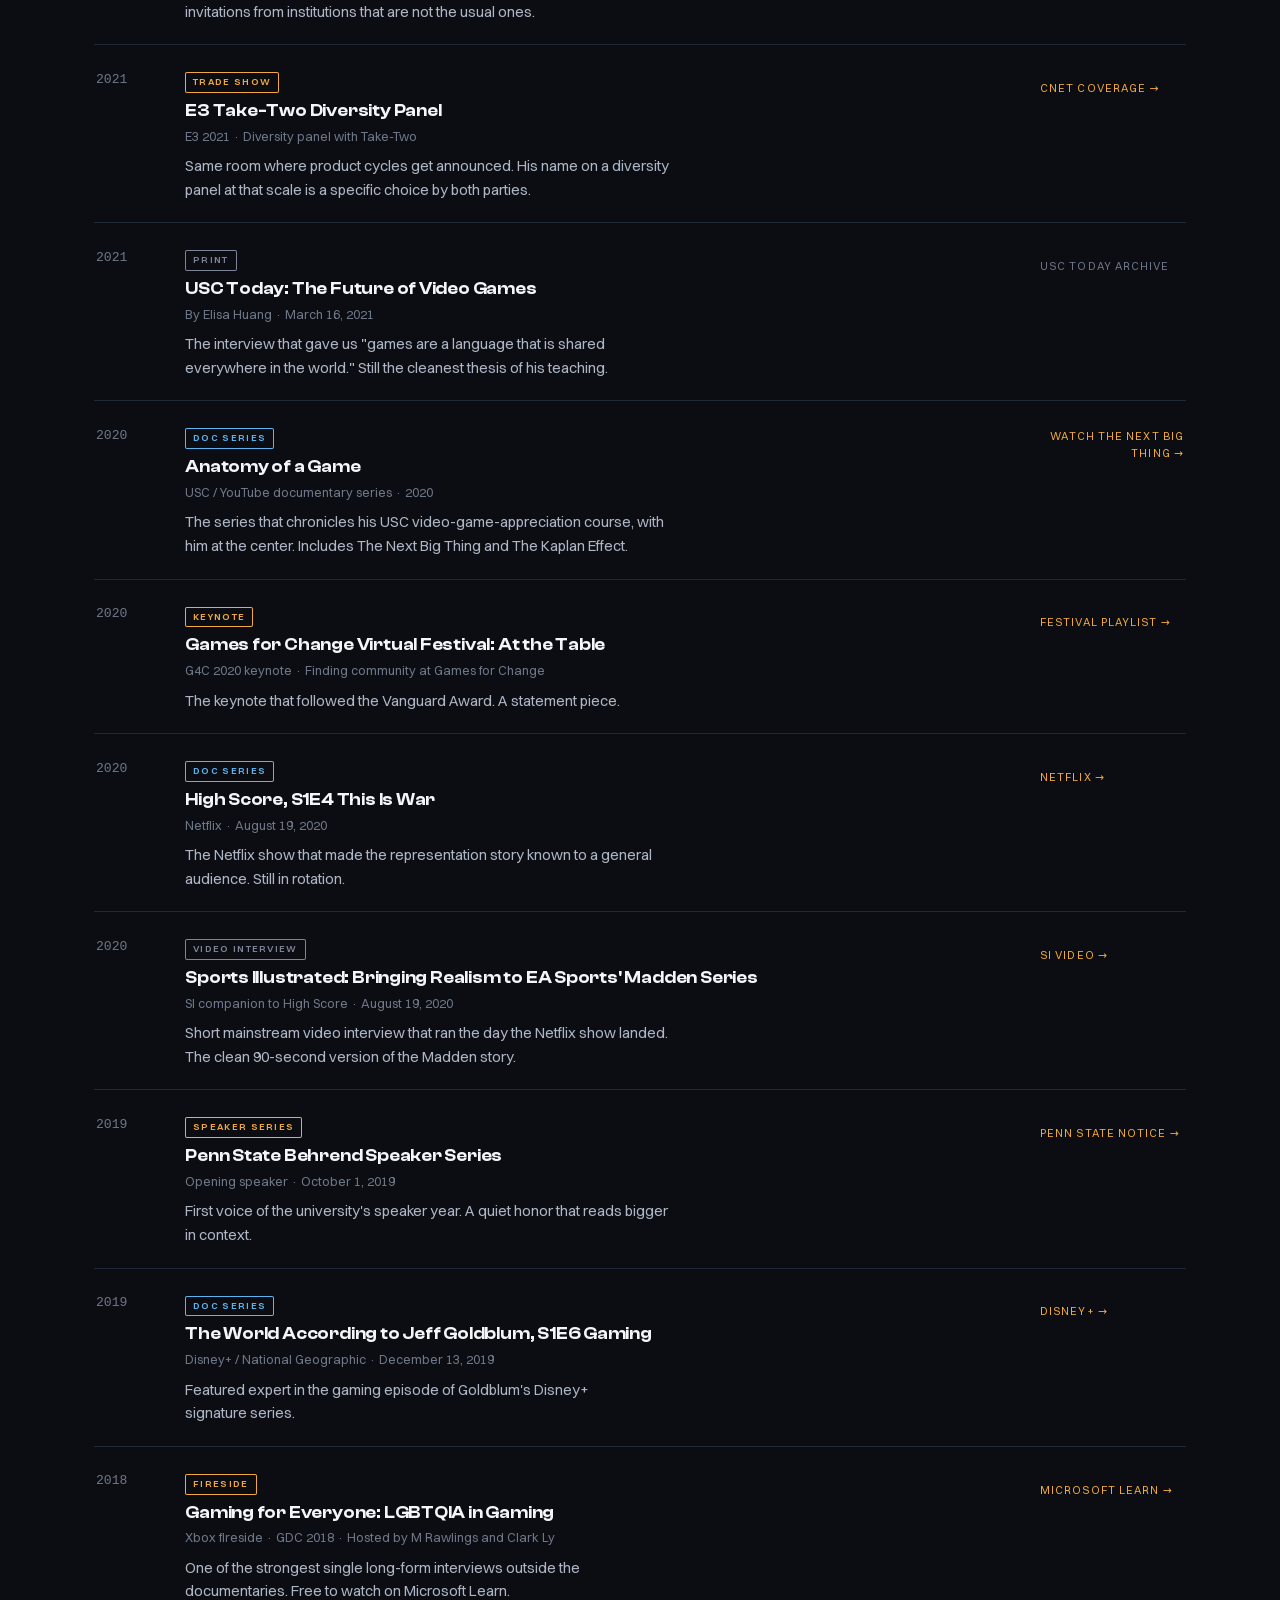
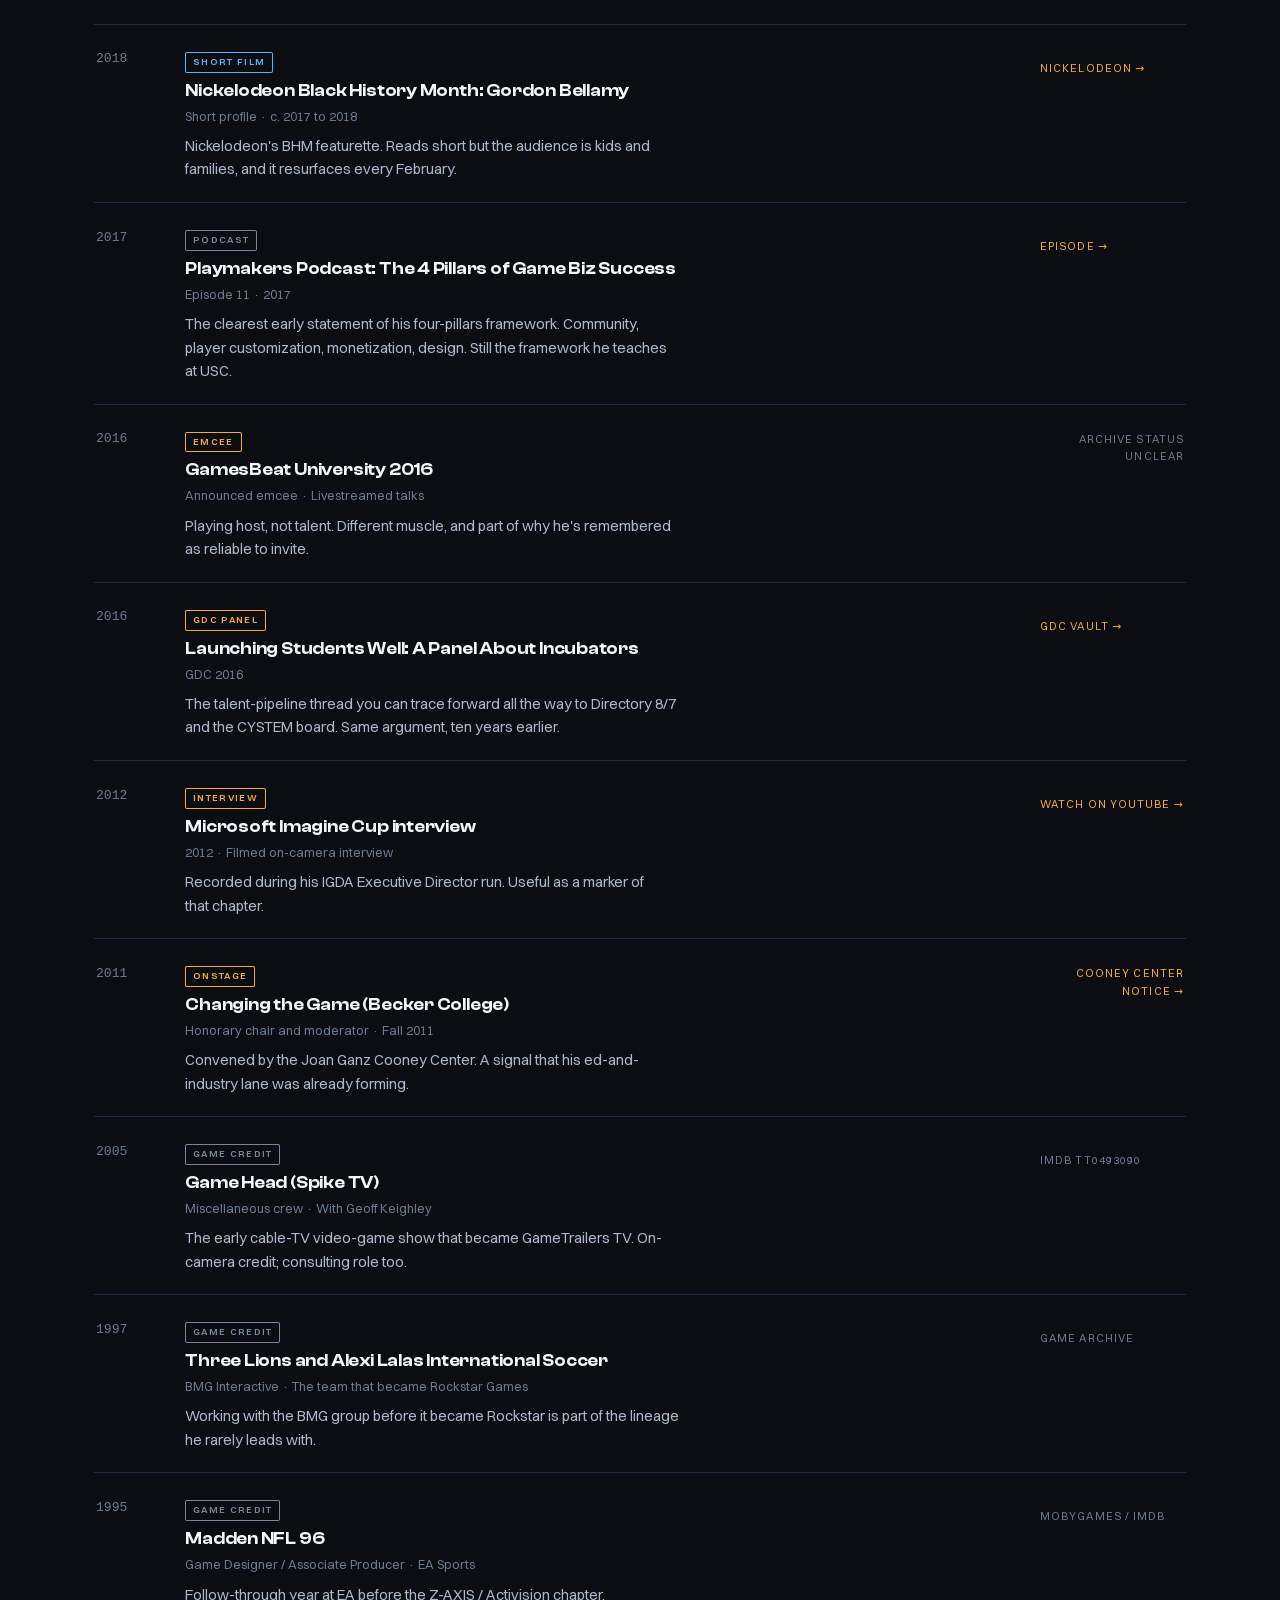
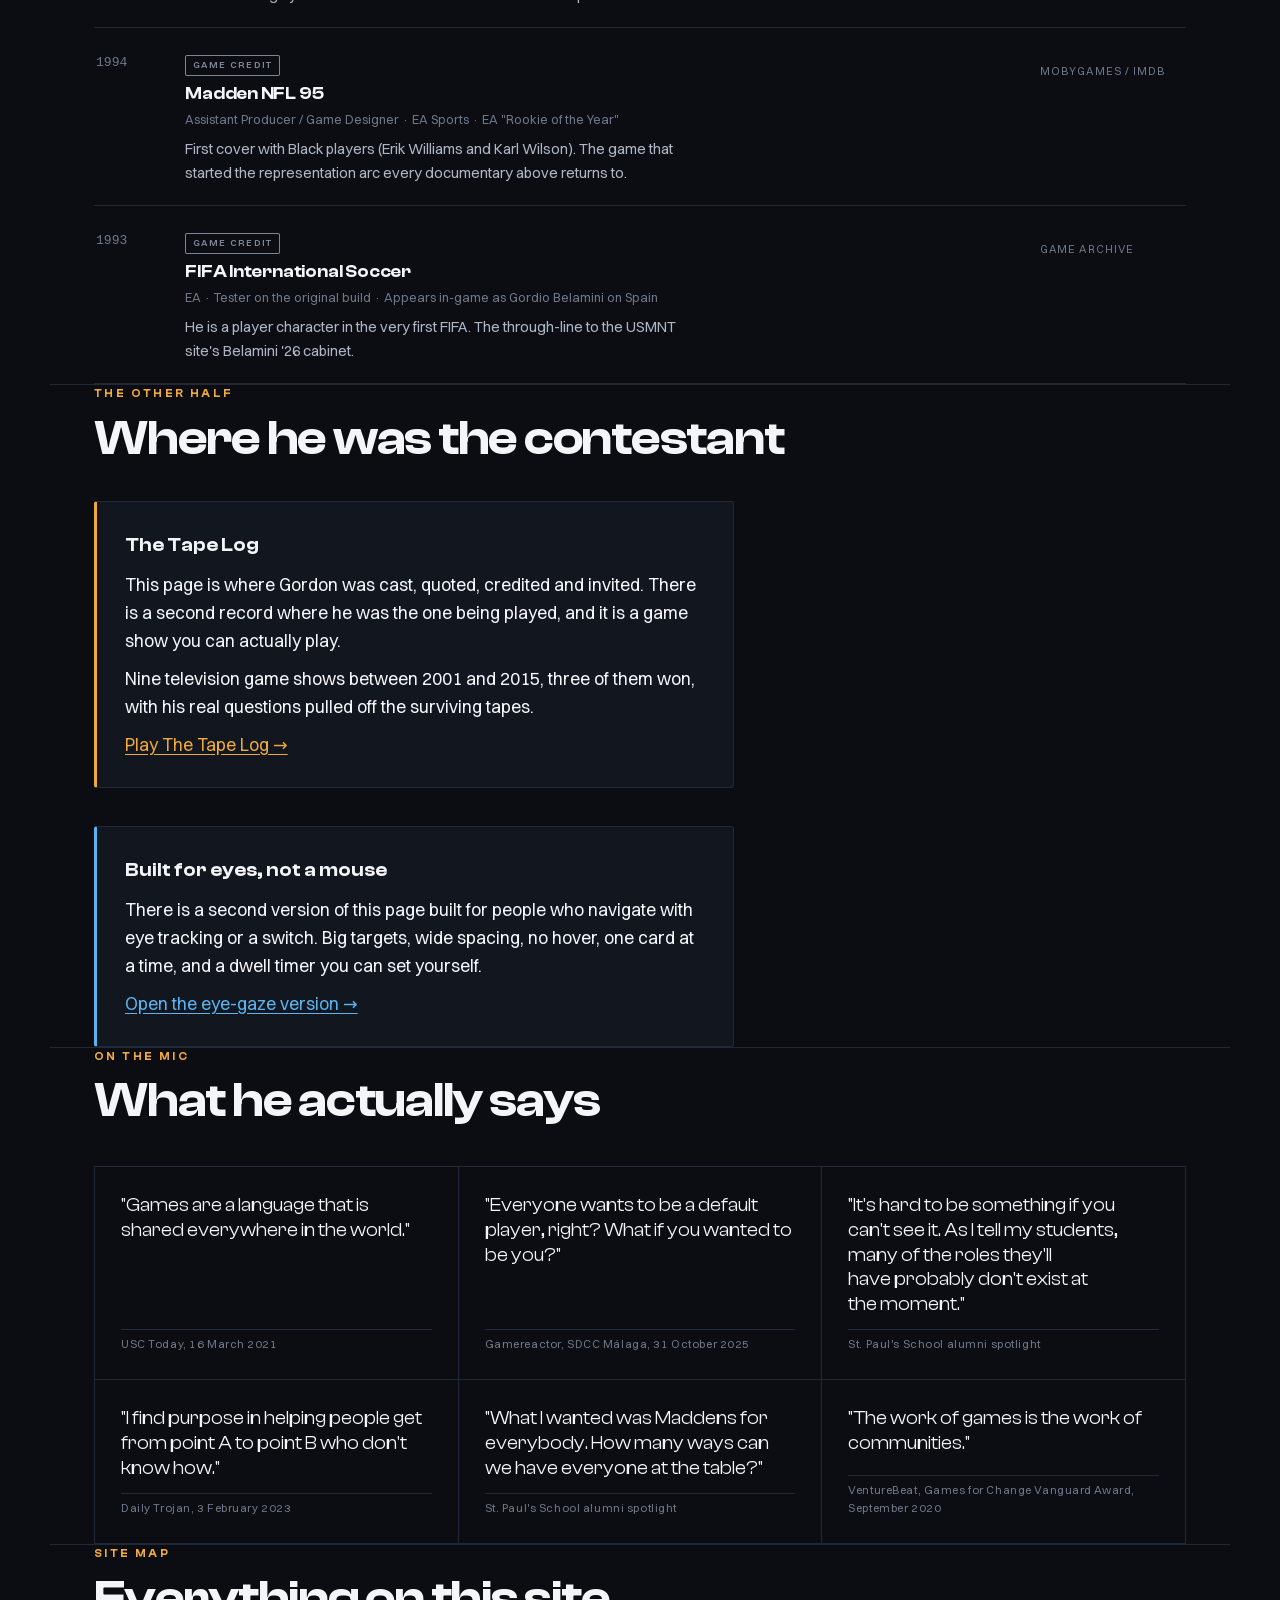
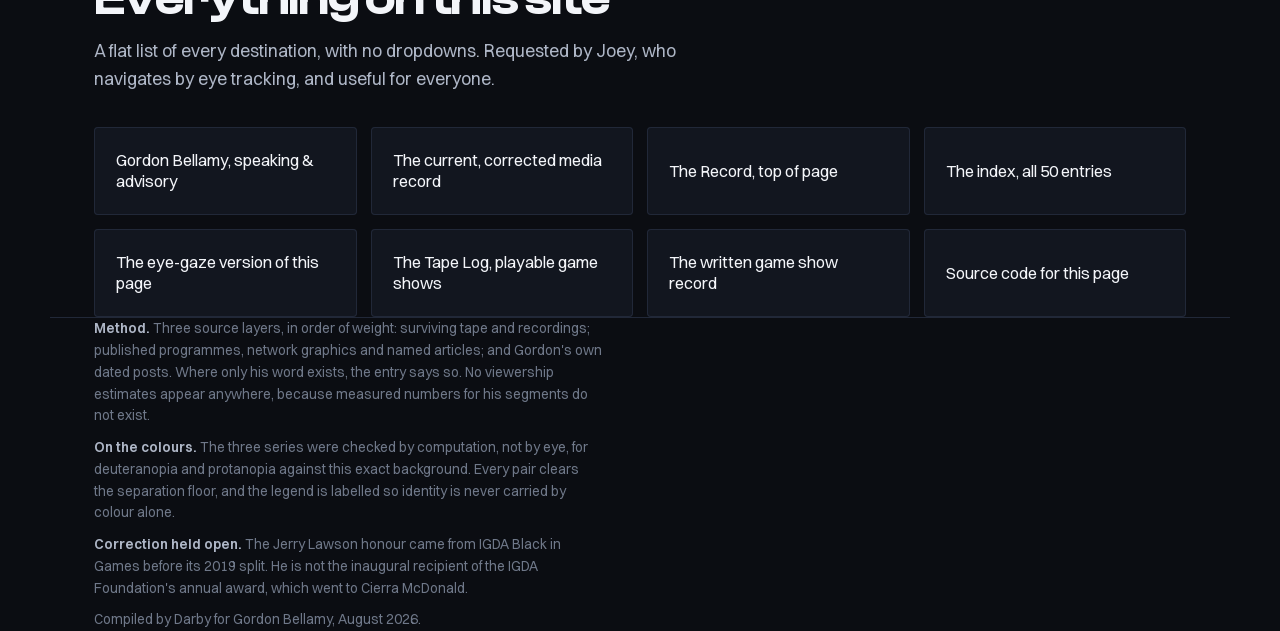
<file: archive.html>
<!doctype html>
<html lang="en">
<head>
<meta charset="utf-8">
<meta name="viewport" content="width=device-width,initial-scale=1">
<title>The Record: Gordon Bellamy on other people's stages and screens</title>
<style>
@font-face{font-family:"Clash";src:url([data-uri]) format("woff2");font-weight:200 700;font-style:normal;font-display:swap}
@font-face{font-family:"Switzer";src:url([data-uri]) format("woff2");font-weight:100 900;font-style:normal;font-display:swap}

/* Committed dark on purpose: this is a room with the house lights down. */
:root{
  color-scheme:dark;
  --ground:#0B0D12; --deep:#07080C; --panel:#12161F; --panel2:#171C28;
  --ink:#F3F5F9; --ink2:#AEB6C6; --dim:#6F7889; --rule:#212838;
  /* Series colours. All three pairs validated for deuteranopia and protanopia
     against this surface: min normal dE 16, min CVD dE 15. */
  --stage:#F0A93B; --screen:#5AB4F0; --else:#7C8497;
  --measure:64ch;
}
*{box-sizing:border-box}
html{scroll-behavior:smooth}
body{margin:0;background:var(--ground);color:var(--ink);
  font-family:"Switzer",ui-sans-serif,system-ui,sans-serif;
  font-size:clamp(16px,.95rem + .2vw,17.5px);line-height:1.6;-webkit-font-smoothing:antialiased;
  overflow-x:clip}
.wrap{max-width:1180px;margin:0 auto;padding:0 clamp(18px,4vw,44px)}
h1,h2,h3,.disp{font-family:"Clash","Switzer",sans-serif;text-wrap:balance;margin:0}
p{margin:0;text-wrap:pretty}
a{color:inherit}
:focus-visible{outline:2px solid var(--stage);outline-offset:3px;border-radius:3px}
.mono{font-family:ui-monospace,"SF Mono",SFMono-Regular,Menlo,Consolas,monospace;font-variant-numeric:tabular-nums}
button{font:inherit;color:inherit;cursor:pointer;border:0;background:none}
.grain{position:fixed;inset:0;pointer-events:none;z-index:60;opacity:.14;mix-blend-mode:overlay}

/* ---------- masthead ---------- */
.top{padding:clamp(40px,7vw,84px) 0 clamp(28px,4vw,44px)}
.eyebrow{display:flex;align-items:center;gap:10px;font-size:.64rem;letter-spacing:.2em;
  text-transform:uppercase;color:var(--dim);margin-bottom:clamp(20px,3vw,30px)}
.eyebrow i{width:7px;height:7px;border-radius:50%;background:var(--stage);flex:none}
h1{font-weight:600;font-size:clamp(2.4rem,1.1rem + 6vw,5.2rem);line-height:.93;letter-spacing:-.03em}
h1 em{font-style:italic;font-weight:400;color:var(--stage)}
.thesis{max-width:56ch;margin-top:clamp(20px,3vw,30px);color:var(--ink2);
  font-size:clamp(1.05rem,.95rem + .5vw,1.3rem);line-height:1.5}
.thesis b{color:var(--ink);font-weight:600}

/* ---------- the chart ---------- */
.chartwrap{margin-top:clamp(32px,5vw,56px);border:1px solid var(--rule);background:linear-gradient(180deg,var(--panel),var(--deep));border-radius:4px;overflow:hidden}
.charthead{display:flex;flex-wrap:wrap;gap:14px 22px;justify-content:space-between;align-items:flex-end;
  padding:18px clamp(16px,2.4vw,26px) 14px}
.charttitle{font-family:"Clash","Switzer",sans-serif;font-weight:600;font-size:1.02rem;letter-spacing:-.01em}
.chartsub{font-size:.8rem;color:var(--dim);margin-top:3px}
.legend{display:flex;flex-wrap:wrap;gap:8px}
.lg{display:inline-flex;align-items:center;gap:7px;padding:7px 12px;border-radius:2px;
  font-size:.72rem;letter-spacing:.05em;box-shadow:inset 0 0 0 1px var(--rule);
  transition:box-shadow .15s,background .15s,opacity .15s;color:var(--ink2)}
.lg i{width:10px;height:10px;border-radius:2px;flex:none}
.lg[aria-pressed="true"]{background:var(--panel2);box-shadow:inset 0 0 0 1px currentColor}
.lg.off{opacity:.4}
.lg .n{color:var(--dim);font-variant-numeric:tabular-nums}
.plot{padding:6px clamp(16px,2.4vw,26px) 20px;position:relative}
.plot svg{width:100%;height:auto;display:block;overflow:visible}
.tip{position:absolute;pointer-events:none;z-index:5;background:var(--panel2);
  box-shadow:inset 0 0 0 1px var(--rule),0 10px 26px rgba(0,0,0,.55);border-radius:3px;
  padding:9px 12px;font-size:.78rem;max-width:280px;opacity:0;transform:translate(-50%,-118%);
  transition:opacity .12s;line-height:1.35}
.tip.on{opacity:1}
.tip .t{font-weight:600;display:block;margin-bottom:3px}
.tip .m{color:var(--dim);font-size:.72rem}
.readout{padding:0 clamp(16px,2.4vw,26px) 22px;margin-top:-6px;color:var(--ink2);font-size:.9rem;max-width:78ch}
.readout b{color:var(--stage);font-weight:600}

/* ---------- tallies ---------- */
.tally{display:grid;grid-template-columns:repeat(2,1fr);gap:1px;background:var(--rule);
  border:1px solid var(--rule);margin-top:clamp(26px,4vw,40px)}
@media(min-width:700px){.tally{grid-template-columns:repeat(4,1fr)}}
.tc{background:var(--ground);padding:16px 18px;display:flex;flex-direction:column;gap:4px}
.tc .k{font-size:.6rem;letter-spacing:.15em;text-transform:uppercase;color:var(--dim)}
.tc .v{font-family:"Clash","Switzer",sans-serif;font-weight:600;font-size:clamp(1.4rem,1rem + 1.2vw,2rem);line-height:1}
.tc.s .v{color:var(--stage)}

section{padding:clamp(46px,7vw,88px) 0;border-top:1px solid var(--rule)}
.rnum{display:block;font-family:"Clash","Switzer",sans-serif;font-weight:600;font-size:.68rem;
  letter-spacing:.22em;text-transform:uppercase;color:var(--stage);margin-bottom:10px}
h2{font-weight:600;font-size:clamp(1.8rem,1.2rem + 2.4vw,3.1rem);line-height:1.02;letter-spacing:-.025em}
.sub{max-width:var(--measure);color:var(--ink2);margin-top:14px}

/* ---------- marquee ---------- */
.marq{display:grid;gap:clamp(18px,2.5vw,26px);margin-top:clamp(28px,4vw,44px)}
@media(min-width:900px){.marq{grid-template-columns:1.25fr 1fr}}
.big{border:1px solid var(--rule);border-radius:4px;overflow:hidden;background:var(--panel);
  display:grid;grid-template-rows:auto 1fr}
.big img{width:100%;height:auto;display:block;aspect-ratio:1/1;object-fit:cover;object-position:center 22%}
.big .body{padding:clamp(20px,3vw,28px);display:grid;gap:10px;align-content:start}
.big h3{font-weight:600;font-size:clamp(1.2rem,1rem + .9vw,1.6rem);letter-spacing:-.015em;line-height:1.15}
.big .m{font-size:.8rem;color:var(--dim)}
.big p{color:var(--ink2);font-size:.95rem}
.stack{display:grid;gap:clamp(18px,2.5vw,26px);align-content:start}
.card{border:1px solid var(--rule);border-radius:4px;background:var(--panel);padding:clamp(18px,2.6vw,26px);
  display:grid;gap:8px}
.card h3{font-weight:600;font-size:1.12rem;letter-spacing:-.01em}
.card h3 em{font-style:italic;font-weight:500}
.card .m{font-size:.78rem;color:var(--dim)}
.card p{color:var(--ink2);font-size:.92rem}
.pill{justify-self:start;font-size:.6rem;letter-spacing:.14em;text-transform:uppercase;font-weight:600;
  padding:4px 9px;border-radius:2px;box-shadow:inset 0 0 0 1px currentColor}
.pill.stage{color:var(--stage)} .pill.screen{color:var(--screen)} .pill.else{color:var(--else)}

/* ---------- index ---------- */
.tools{display:flex;flex-wrap:wrap;gap:10px;align-items:center;margin-top:clamp(24px,3.5vw,34px);
  position:sticky;top:0;z-index:20;background:linear-gradient(180deg,var(--ground) 72%,transparent);
  padding:14px 0 16px}
.chip{padding:9px 14px;border-radius:2px;font-size:.72rem;letter-spacing:.06em;color:var(--ink2);
  box-shadow:inset 0 0 0 1px var(--rule);transition:box-shadow .15s,color .15s,background .15s;white-space:nowrap}
.chip[aria-pressed="true"]{background:var(--panel2);color:var(--ink);box-shadow:inset 0 0 0 1px var(--stage)}
.chip .n{color:var(--dim);font-variant-numeric:tabular-nums;margin-left:5px}
.search{flex:1;min-width:180px;padding:10px 14px;border-radius:2px;background:var(--panel);
  color:var(--ink);box-shadow:inset 0 0 0 1px var(--rule);border:0;font:inherit;font-size:.85rem}
.search::placeholder{color:var(--dim)}

.list{display:grid;gap:1px;background:var(--rule);border-block:1px solid var(--rule)}
.row{background:var(--ground);display:grid;gap:5px 22px;padding:20px 2px;
  grid-template-columns:1fr;align-items:start}
@media(min-width:860px){.row{grid-template-columns:4.2rem minmax(0,1fr) 9rem}}
.row .yr{font-family:ui-monospace,monospace;font-size:.82rem;color:var(--dim);font-variant-numeric:tabular-nums;
  padding-top:.28em}
.row .main{min-width:0}
/* the badge sits ABOVE the title on its own line. The old build inlined it and
   it collided with every italic title. */
.row .badge{display:inline-block;font-size:.58rem;letter-spacing:.14em;text-transform:uppercase;
  font-weight:600;padding:3px 8px;border-radius:2px;margin-bottom:7px;box-shadow:inset 0 0 0 1px currentColor}
.row.stage .badge{color:var(--stage)} .row.screen .badge{color:var(--screen)} .row.else .badge{color:var(--else)}
.row h4{margin:0;font-family:"Clash","Switzer",sans-serif;font-weight:600;font-size:1.1rem;
  letter-spacing:-.012em;line-height:1.25}
.row h4 em{font-style:italic;font-weight:500}
.row .m{font-size:.79rem;color:var(--dim);margin-top:5px}
.row .n{font-size:.92rem;color:var(--ink2);margin-top:8px;max-width:62ch}
.row .cta{font-size:.68rem;letter-spacing:.1em;text-transform:uppercase;color:var(--stage);
  text-decoration:none;white-space:nowrap;padding-top:.3em}
@media(min-width:860px){.row .cta{text-align:right}}
.row .cta:hover{text-decoration:underline;text-underline-offset:3px}
.row .cta.none{color:var(--dim)}
.empty{padding:36px 2px;color:var(--dim)}

.quotes{display:grid;grid-template-columns:repeat(auto-fill,minmax(min(300px,100%),1fr));gap:1px;
  background:var(--rule);border:1px solid var(--rule);margin-top:clamp(26px,4vw,40px)}
blockquote{margin:0;background:var(--ground);padding:clamp(20px,3vw,26px);display:flex;flex-direction:column;gap:12px}
blockquote p{font-family:"Clash","Switzer",sans-serif;font-weight:400;font-size:clamp(1rem,.95rem + .4vw,1.18rem);line-height:1.32}
blockquote cite{font-style:normal;font-size:.71rem;color:var(--dim);margin-top:auto;letter-spacing:.05em;
  padding-top:5px;border-top:1px solid var(--rule)}

.cross{margin-top:clamp(26px,4vw,38px);border:1px solid var(--rule);border-left:3px solid var(--stage);
  border-radius:3px;background:var(--panel);padding:clamp(20px,3vw,28px);display:grid;gap:10px;max-width:var(--measure)}
.cross h3{font-weight:600;font-size:1.2rem}
.cross a{color:var(--stage);text-underline-offset:3px}
.mapgrid{display:grid;grid-template-columns:repeat(auto-fit,minmax(260px,1fr));gap:14px;
  margin-top:clamp(24px,3.5vw,34px)}
.mapgrid a{display:flex;align-items:center;min-height:88px;padding:18px 22px;border-radius:4px;
  background:var(--panel);box-shadow:inset 0 0 0 1px var(--rule);text-decoration:none;
  font-size:1.02rem;line-height:1.3;transition:box-shadow .15s,color .15s}
.mapgrid a:hover{box-shadow:inset 0 0 0 2px var(--stage);color:var(--stage)}

footer{padding:clamp(38px,6vw,66px) 0 clamp(52px,8vw,86px);color:var(--dim);font-size:.85rem;border-top:1px solid var(--rule)}
footer .rows{display:grid;gap:10px;max-width:var(--measure)}
footer b{color:var(--ink2);font-weight:600}

@media (prefers-reduced-motion:reduce){html{scroll-behavior:auto}}
@media (prefers-reduced-motion:no-preference){
  @supports (animation-timeline:view()){
    .chartwrap,.marq,.tally,.quotes,.cross{animation:rise linear both;animation-timeline:view();animation-range:entry 0% entry 38%}
    @keyframes rise{from{opacity:0;transform:translateY(16px)}to{opacity:1;transform:none}}
  }
}

/* Navigational repairs for the preserved August edition. */
.archive-nav{display:flex;flex-wrap:wrap;justify-content:space-between;gap:10px 24px;padding-block:14px;border-bottom:1px solid var(--rule);font-size:.85rem}
.archive-nav a{display:inline-flex;align-items:center;min-height:44px;color:var(--stage);text-underline-offset:4px}
.archive-notice{padding-top:16px;color:var(--ink2);font-size:.82rem}.archive-notice a{color:var(--stage)}
.archive-skip{position:absolute;top:-100px;left:18px;background:var(--stage);color:var(--ground);padding:12px;z-index:100}.archive-skip:focus{top:12px}
.archive-results{display:flex;flex-wrap:wrap;gap:12px 24px;align-items:center;justify-content:space-between;margin-bottom:16px;font-size:.85rem;color:var(--ink2)}
#archive-reset{border:1px solid var(--rule);padding:10px 14px;min-height:44px;border-radius:3px;color:var(--stage)}
#archive-reset[hidden]{display:none}.chip,.lg{min-height:44px}.row .cta{white-space:normal;overflow-wrap:anywhere;min-height:44px;display:inline-flex;align-items:center}
.mk:focus{stroke:var(--ink);stroke-width:4}.row h4:focus{outline:2px solid var(--stage);outline-offset:4px}#record{scroll-margin-top:12px}.search{min-height:44px}.row h4,.row p{overflow-wrap:anywhere}
@media(max-width:600px){.tools{position:static}.archive-results{justify-content:flex-start}}
</style>
</head>
<body>
<a class="archive-skip" href="#record">Skip to the searchable index</a>
<nav class="archive-nav wrap" aria-label="Archive navigation"><a href="index.html">← Gordon Bellamy · Speaking & advisory</a><a href="index.html#record">Current media record →</a></nav>
<p class="archive-notice wrap">Original August 2026 edition, preserved as it was written. For corrected entries and source notes, <a href="index.html#record">browse the current media record</a>.</p>

<svg class="grain" aria-hidden="true"><filter id="g"><feTurbulence type="fractalNoise" baseFrequency="0.82" numOctaves="3"/></filter><rect width="100%" height="100%" filter="url(#g)"/></svg>

<header class="top wrap" id="top">
  <div class="eyebrow"><i></i> On the record since 1993</div>
  <h1>He is not a talking head.<br><em>He is a room.</em></h1>
  <p class="thesis">Gordon Bellamy has 50 documented appearances across thirty three years. People assume the story is the documentaries. <b>It is not.</b> Twenty eight of the fifty are him on a stage, in front of a room, with a microphone. The Netflix work is real and it travels, but it is seven entries. This page shows the actual shape of it.</p>

  <div class="chartwrap">
    <div class="charthead">
      <div>
        <div class="charttitle">Every appearance, 1993 to 2026</div>
        <div class="chartsub">One mark per appearance. Filter by series, or select a mark to find its entry. Use arrow keys to move between marks.</div>
      </div>
      <div class="legend" id="legend"></div>
    </div>
    <div class="plot" id="plot"><div class="tip" id="tip"></div></div>
    <p class="readout">The left half of this chart is a game designer with a few credits. The right half is a public figure. The turn happens around <b>2015</b>, and it is almost entirely amber: he did not become a documentary subject, he became a person who gets booked.</p>
  </div>

  <div class="tally">
    <div class="tc s"><span class="k">On a stage</span><span class="v">28</span></div>
    <div class="tc"><span class="k">On camera</span><span class="v">7</span></div>
    <div class="tc"><span class="k">Total entries</span><span class="v">50</span></div>
    <div class="tc"><span class="k">First</span><span class="v">1993</span></div>
  </div>
</header>

<main>
<section class="wrap">
  <span class="rnum">The three that travel</span>
  <h2>What people have actually seen</h2>
  <p class="sub">Three pieces do the work of introducing him to strangers. Everything else is for people who already know why they are looking.</p>

  <div class="marq">
    <article class="big">
      <img src="[data-uri]" alt="MDEV 2025 conference poster: Gordon Bellamy, CEO of Gay Gaming Professionals, Day 1 Keynote Speaker, Madison Wisconsin, November 7 to 8.">
      <div class="body">
        <span class="pill stage">The main job</span>
        <h3>Day one keynote, MDEV 2025</h3>
        <p class="m">Wisconsin Games Alliance · Madison · 7 November 2025</p>
        <p>This is the one that is really him. Twenty two of his forty three appearances are this: a stage, a room, and a brief. The conference put his face on the poster, which is what happens when the booking is the draw.</p>
      </div>
    </article>

    <div class="stack">
      <article class="card">
        <span class="pill screen">Screen</span>
        <h3><em>High Score</em>, "This Is War"</h3>
        <p class="m">Netflix · Season 1, Episode 4 · 19 August 2020</p>
        <p>The Madden representation story, told as the spine of the episode. Still the piece most people have seen.</p>
      </article>
      <article class="card">
        <span class="pill screen">Screen</span>
        <h3><em>It's in the Game: Madden NFL</em></h3>
        <p class="m">Amazon Prime Video · 2024 · Episode 2, "Pressure Makes Diamonds"</p>
        <p>A primary voice across the series. The most recent major documentary, and the one he points at first.</p>
      </article>
      <article class="card">
        <span class="pill else">Coming</span>
        <h3><em>So Be It</em></h3>
        <p class="m">Directed by Matthew Sorgie · American Pavilion, Cannes 2026 · with Joe Heally</p>
        <p>The first animated film with Gordon and Joe as its subjects, and the only entry here where he is not the expert but the story.</p>
      </article>
    </div>
  </div>
</section>

<section class="wrap" id="record">
  <span class="rnum">The index</span>
  <h2>All fifty</h2>
  <p class="sub">Filter by where it happened, or search a title, venue or host. Seven of these were found on 13 August 2026 by searching his own Instagram and LinkedIn outbox rather than his name, including a New York gala honour that no prior version of this record contained.</p>

  <div class="tools" id="tools">
    <button class="chip" data-f="all" aria-pressed="true">All <span class="n">50</span></button>
    <button class="chip" data-f="stage" aria-pressed="false">On a stage <span class="n">28</span></button>
    <button class="chip" data-f="screen" aria-pressed="false">On camera <span class="n">7</span></button>
    <button class="chip" data-f="else" aria-pressed="false">Print, mic and credits <span class="n">15</span></button>
    <input class="search" id="q" type="search" placeholder="Search title, venue, host" aria-label="Search the record" aria-controls="list">
  </div>
  <div class="archive-results"><p id="archive-count" role="status" aria-live="polite" aria-atomic="true"></p><button type="button" id="archive-reset" hidden>Clear search & filters</button></div>
  <div class="list" id="list"></div>
</section>

<section class="wrap">
  <span class="rnum">The other half</span>
  <h2>Where he was the contestant</h2>
  <div class="cross">
    <h3>The Tape Log</h3>
    <p>This page is where Gordon was cast, quoted, credited and invited. There is a second record where he was the one being played, and it is a game show you can actually play.</p>
    <p>Nine television game shows between 2001 and 2015, three of them won, with his real questions pulled off the surviving tapes.</p>
    <p><a href="https://gordonusc.github.io/tape-log/">Play The Tape Log →</a></p>
  </div>
  <div class="cross" style="border-left-color:var(--screen)">
    <h3>Built for eyes, not a mouse</h3>
    <p>There is a second version of this page built for people who navigate with eye tracking or a switch. Big targets, wide spacing, no hover, one card at a time, and a dwell timer you can set yourself.</p>
    <p><a href="./eyes.html" style="color:var(--screen)">Open the eye-gaze version →</a></p>
  </div>
</section>

<section class="wrap">
  <span class="rnum">On the mic</span>
  <h2>What he actually says</h2>
  <div class="quotes">
    <blockquote><p>"Games are a language that is shared everywhere in the world."</p><cite>USC Today, 16 March 2021</cite></blockquote>
    <blockquote><p>"Everyone wants to be a default player, right? What if you wanted to be you?"</p><cite>Gamereactor, SDCC Málaga, 31 October 2025</cite></blockquote>
    <blockquote><p>"It's hard to be something if you can't see it. As I tell my students, many of the roles they'll have probably don't exist at the moment."</p><cite>St. Paul's School alumni spotlight</cite></blockquote>
    <blockquote><p>"I find purpose in helping people get from point A to point B who don't know how."</p><cite>Daily Trojan, 3 February 2023</cite></blockquote>
    <blockquote><p>"What I wanted was Maddens for everybody. How many ways can we have everyone at the table?"</p><cite>St. Paul's School alumni spotlight</cite></blockquote>
    <blockquote><p>"The work of games is the work of communities."</p><cite>VentureBeat, Games for Change Vanguard Award, September 2020</cite></blockquote>
  </div>
</section>
</main>

<section class="wrap" id="sitemap">
  <span class="rnum">Site map</span>
  <h2>Everything on this site</h2>
  <p class="sub">A flat list of every destination, with no dropdowns. Requested by Joey, who navigates by eye tracking, and useful for everyone.</p>
  <nav class="mapgrid" aria-label="Site map">
    <a href="index.html">Gordon Bellamy, speaking & advisory</a>
    <a href="index.html#record">The current, corrected media record</a>
    <a href="#top">The Record, top of page</a>
    <a href="#record">The index, all 50 entries</a>
    <a href="./eyes.html">The eye-gaze version of this page</a>
    <a href="https://gordonusc.github.io/tape-log/">The Tape Log, playable game shows</a>
    <a href="https://gordonusc.github.io/tape-log/dossier.html">The written game show record</a>
    <a href="https://github.com/GordonUSC/media-log">Source code for this page</a>
  </nav>
</section>

<footer class="wrap">
  <div class="rows">
    <p><b>Method.</b> Three source layers, in order of weight: surviving tape and recordings; published programmes, network graphics and named articles; and Gordon's own dated posts. Where only his word exists, the entry says so. No viewership estimates appear anywhere, because measured numbers for his segments do not exist.</p>
    <p><b>On the colours.</b> The three series were checked by computation, not by eye, for deuteranopia and protanopia against this exact background. Every pair clears the separation floor, and the legend is labelled so identity is never carried by colour alone.</p>
    <p><b>Correction held open.</b> The Jerry Lawson honour came from IGDA Black in Games before its 2019 split. He is not the inaugural recipient of the IGDA Foundation's annual award, which went to Cierra McDonald.</p>
    <p>Compiled by Darby for Gordon Bellamy, August 2026.</p>
  </div>
</footer>

<script>
const ENTRIES=[{"year":"2026","cat":"stage","badge":"KEYNOTE","title":"CEE Congressional STEM Education Caucus Reception","meta":"Featured speaker · Washington, DC · March 5, 2026","note":"Gordon returned to the Center for Excellence in Education as a Research Science Institute '87 alum to keynote the Hill reception.","cta":"READ THE NOTICE","url":"https://www.cee.org/gordon-bellamy-featured-speaker-cee-congressional-reception","search":"cee stem congressional caucus reception washington dc bellamy featured speaker","series":"stage"},{"year":"2026","cat":"stage","series":"stage","badge":"GDC TALK","title":"GDC 2026 Commons Stage","meta":"30 minute talk · Game Developers Conference · 12 March 2026","note":"Announced the morning of: \"2pm, TODAY, GDC Commons Stage, it would be great to see friends and colleagues.\"","cta":"HIS POST","url":"","search":"gdc 2026 commons stage talk"},{"year":"2026","cat":"stage","badge":"GDC LIVE","title":"GDC Side Quest Podcast Live: Gordon Bellamy","meta":"In conversation with Beth Elderkin · Game Developers Conference 2026","note":"A 30-minute live podcast recording at the \"Festival of Gaming\" rebrand year.","cta":"GDC AGENDA","url":"https://schedule.gdconf.com/session/gdc-side-quest-podcast-live-gordon-bellamy/918284","search":"gdc side quest podcast live beth elderkin session festival gaming","series":"stage"},{"year":"2026","cat":"personal","badge":"CANNES","title":"So Be It","meta":"Directed by Matthew Sorgie · American Pavilion, Cannes 2026 · With Joe Heally","note":"First animated film with Gordon and Joe as subjects. Sorgie's calling-card project on the festival circuit.","cta":"FESTIVAL ONLY","url":"","search":"so be it cannes american pavilion matthew sorgie joe heally animated documentary","series":"else"},{"year":"2025","cat":"stage","badge":"GDC PANEL","title":"2025 GDC State of the Game Industry Panel","meta":"Inaugural cross-industry panel · Game Developers Conference","note":"One of the panelists asked to define the state of the field for the entire conference. First year of the format.","cta":"GDC VAULT","url":"https://gdcvault.com/play/1034964/2025-GDC-State-of-the","search":"gdc state of the game industry panel inaugural 2025","series":"stage"},{"year":"2025","cat":"mic","badge":"PODCAST","title":"Forged in Fire: Can't Win Without Risk","meta":"LGBTQ+ leadership podcast · 2025","note":"On how his intersecting identities shaped his leadership philosophy, and the bold risk of pushing representation into Madden NFL 95.","cta":"EPISODE","url":"https://www.forgedinfire.org/Gordon_Bellamy","search":"forged in fire podcast lgbtq leadership can't win without risk","series":"else"},{"year":"2025","cat":"print","badge":"PRESS","title":"Gamereactor: SDCC Málaga press cluster","meta":"Four articles by David Caballero · Oct 31 to Nov 9, 2025","note":"Inclusivity; how Madden inspired FIFA/EA Sports FC; the Barcelona Dragons anecdote; and how modern sports games handle injuries. New-to-record color, all four.","cta":"WATCH THE INTERVIEW","url":"https://www.gamereactor.eu/video/765483/Gordon+Bellamy+touches+on-inclusivity-in-video-games/","search":"gamereactor sdcc malaga david caballero inclusivity spain iban lobo","series":"else"},{"year":"2025","cat":"stage","badge":"GDC PANEL","title":"Navigating Leadership: Insights from LGBTQ+ Managers in Gaming","meta":"With Ryan Canuel, Elaine Gomez-Sanchez, Nicole Lewis · GDC 2025","note":"Leadership-track panel. Career and management focus, not identity as topic.","cta":"GDC VAULT","url":"https://gdcvault.com/play/1034710/Navigating-Leadership-Insights-from-LGBTQ","search":"navigating leadership lgbtq managers gaming ryan canuel elaine gomez nicole lewis gdc","series":"stage"},{"year":"2025","cat":"stage","badge":"FIRESIDE","title":"UConn Digital Media & Design: A Talk with Gordon Bellamy","meta":"University of Connecticut · Recorded fireside chat","note":"Academic-facing conversation on his career, teaching philosophy, and DEI-in-games arc.","cta":"WATCH ON YOUTUBE","url":"https://www.youtube.com/watch?v=Lb8ZcOXPQ-I","search":"uconn digital media design fireside chat","series":"stage"},{"year":"2025","cat":"mic","badge":"PODCAST","title":"Valued Cultures: Digital Civics","meta":"Host Daryl Ogden · July 9, 2025","note":"Long-form on his brute-force entry into gaming, mentorship, digital civics, GGP, and the Collegiate Games Challenge.","cta":"LISTEN","url":"https://www.playmakerspodcast.com/episodes/5","search":"valued cultures podcast digital civics daryl ogden usc july","series":"else"},{"year":"2024","cat":"stage","badge":"KEYNOTE","title":"Carolinas Youth Mentoring Symposium","meta":"Keynote speaker · 2024","note":"The mentoring circuit, which is a whole other lane of his work and rarely surfaces in industry write-ups.","cta":"PROGRAM","url":"https://youthmentoringcollaborative.org/2024cyms/","search":"carolinas youth mentoring symposium keynote","series":"stage"},{"year":"2024","cat":"stage","series":"stage","badge":"KEYNOTE","title":"Carolinas Youth Mentoring Symposium","meta":"3:30pm keynote · Durham Convention Center · 12 October 2024","note":"He went back as a Duke University Talent Identification Program alum. The mentoring circuit is a whole lane of his work that rarely surfaces in industry write-ups.","cta":"HIS POST","url":"","search":"carolinas youth mentoring symposium durham duke tip keynote"},{"year":"2024","cat":"stage","badge":"PRIDE PANEL","title":"IGN Live 2024: Our Favorite Queer Video Games","meta":"With Erika Ishii · June 2024","note":"Full Pride Month panel. Personal perspective plus specific game discussion.","cta":"","url":"https://www.ign.com/videos/ign-celebrates-our-favorite-queer-video-games-this-pride-month-ign-live-2024","search":"ign live 2024 pride panel erika ishii queer video games favorite","series":"stage"},{"year":"2024","cat":"screen","badge":"DOC SERIES","title":"It's in the Game: Madden NFL","meta":"Prime Video · 4 episodes · Featured heavily in E2 Pressure Makes Diamonds","note":"The definitive Madden retrospective. Gordon at the center of the representation chapter, in his own words for the first time at that scale.","cta":"PRIME VIDEO","url":"https://www.primevideo.com/detail/0OEFSGZIBTB9U8C8MDSHANVC87","search":"its in the game madden nfl amazon prime video documentary pressure makes diamonds","series":"screen"},{"year":"2024","cat":"stage","badge":"KEYNOTE","title":"MDEV 2024 (Midwest Games Alliance)","meta":"Day-one keynote · Madison, WI · October 7, 2024","note":"On the Midwest as a quiet powerhouse in game development. Gordon put GGP and the Collegiate Games Challenge into the same frame as the region's studios.","cta":"ANNOUNCEMENT","url":"https://www.wisconsingamesalliance.com/news/industry-executive-usc-professor-gordon-bellamy-to-keynote-mdev-day-1","search":"mdev madison wisconsin games alliance keynote midwest heartland","series":"stage"},{"year":"2024","cat":"stage","badge":"GDC PANEL","title":"Voices of Authenticity: Best Practices for Casting","meta":"GDC 2024 panel · Authenticity in game character voice","note":"Craft-focused, casting-focused. Not identity as topic, but authenticity as design constraint.","cta":"GDC VAULT","url":"https://gdcvault.com/play/1034709/Voices-of-Authenticity-Best-Practices","search":"voices of authenticity casting best practices gdc panel","series":"stage"},{"year":"2023","cat":"print","badge":"PRINT","title":"Daily Trojan: Redefining the default","meta":"By Amelia Neilson-Slabach · February 3, 2023","note":"The best single-source portrait of him as USC faculty. Quotes on default players, shared language, and what makes his first job the one that taught him collaborative creation.","cta":"SEARCH USC ARCHIVE","url":"","search":"daily trojan amelia neilson-slabach usc redefining default representation","series":"else"},{"year":"2023","cat":"stage","series":"stage","badge":"PRIDE PANEL","title":"GDC Showcase for All: A Pride Discussion","meta":"With Mason Powell · online · 29 June 2023","note":"GDC's Pride programming, co-presented with GGP.","cta":"HIS POST","url":"","search":"gdc showcase for all pride discussion mason powell"},{"year":"2023","cat":"print","badge":"INTERVIEW","title":"NZXT: Gaming's Pioneering Voice for LGBTQIA+ Inclusion","meta":"Hardware brand Pride Industry Spotlight · 2023","note":"Long-form Q&A on EA to GGP, and on philosophy over slogan. NZXT audience of PC gamers is squarely GGP demographic.","cta":"NZXT.COM","url":"","search":"nzxt pride pioneering voice lgbtqia+ inclusion gaming hardware","series":"else"},{"year":"2023","cat":"stage","series":"stage","badge":"STEM TALK","title":"PNC Fairfax Connection, Cleveland","meta":"Evening talk on STEM and video games · 16 July 2023","note":"Community STEM work, off the industry circuit entirely. Found in his own LinkedIn outbox.","cta":"NO LINK","url":"","search":"pnc fairfax cleveland stem video games talk"},{"year":"2023","cat":"screen","badge":"DOC CREDIT","title":"Proud in a Pandemic","meta":"Documentary · 2023 · Listed cast","note":"Credited in the cast. Public sources do not yet specify the extent of his appearance.","cta":"PLEX CREDITS","url":"https://watch.plex.tv/movie/proud-in-a-pandemic-2023/credits","search":"proud in a pandemic documentary lgbtq cast","series":"screen"},{"year":"2023","cat":"stage","badge":"GDC PANEL","title":"Reimagining Game Industry Education","meta":"GDC 2023 · With Microsoft, Unity, Urban Arts contributors","note":"The education-and-access panel. Directly upstream of CYSTEM and the Directory.","cta":"GDC VAULT","url":"https://gdcvault.com/play/1029297/Reimagining-Game-Industry-Education-Boosting","search":"reimagining game industry education boosting talent pipeline microsoft unity urban arts gdc","series":"stage"},{"year":"2023","cat":"screen","badge":"DOC SERIES","title":"Rewind the '90s","meta":"Nat Geo / Hulu · 5 episodes: Teenage Dreams, Future Shock, Mass Appeal, What Is Love?, Decade of Disruption","note":"Cast as the 90s gaming culture voice across five episodes of the National Geographic decade-retrospective. Also included a Snake-on-Nokia segment.","cta":"HULU","url":"https://www.hulu.com/series/rewind-the-90s-a97ed9f5-849e-4c47-9347-d5188c3e9d55","search":"rewind the 90s national geographic hulu disney plus documentary five episodes","series":"screen"},{"year":"2023","cat":"stage","series":"stage","badge":"AWARD PRESENTER","title":"Tempest Awards: presenting the Ambassador Award","meta":"Presented to Angela Roseboro · October 2023","note":"One of the few entries where he is the one giving the honour rather than receiving it.","cta":"HIS POST","url":"","search":"tempest awards ambassador angela roseboro presenter esports"},{"year":"2022","cat":"stage","badge":"ONSTAGE","title":"AFROTECH Executive Los Angeles","meta":"Onstage appearance · September 22, 2022","note":"Getty documented the room. AFROTECH's LA executive summit put him in a very different peer set than the GDC circuit.","cta":"GETTY EVENT RECORD","url":"https://www.gettyimages.com/photos/gordon-bellamy","search":"afrotech executive los angeles onstage","series":"stage"},{"year":"2022","cat":"stage","badge":"GDC PANEL","title":"Build Your Career in Games Like It's an RPG","meta":"GDC 2022 · Career advice panel","note":"One of the most cited career-track sessions of that year. Useful when you want to hand a student one link.","cta":"GDC VAULT","url":"https://gdcvault.com/play/1027708/Build-Your-Career-in-Games","search":"build your career in games like it's an rpg gdc panel","series":"stage"},{"year":"2022","cat":"stage","series":"stage","badge":"FIRESIDE","title":"Fireside Chat with Gordon Bellamy, GLS Conference","meta":"Games + Learning + Society · Friday 17 June 2022, 12:00pm PDT","note":"The academic games-and-learning conference. Confirmed on the conference's own schedule.","cta":"GLS SCHEDULE","url":"https://glsconference2022.sched.com/speaker/gordonbellamy","search":"gls conference 2022 fireside chat games learning society"},{"year":"2022","cat":"stage","badge":"FESTIVAL","title":"Games for Change Festival 2022","meta":"Speaker · G4C festival","note":"Two years after the Vanguard Award, back at the same festival as a speaker. The relationship is a through-line.","cta":"SCHEDULE PROFILE","url":"https://g4c2022.sched.com/speaker/gordon_bellamy.244f101i","search":"games for change festival g4c speaker 2022","series":"stage"},{"year":"2022","cat":"stage","series":"else","badge":"HONORED","title":"Honored at a New York charity gala","meta":"7 April 2022 · New York City · with Urban Arts","note":"\"Being honored at a charity gala in NYC on April 7th for my lifetime of work in games, education, and belonging. I am completely in my feelings.\" A third honour, and it was not in any prior version of this record.","cta":"HIS POST","url":"","search":"urban arts charity gala new york honored lifetime work games education belonging award"},{"year":"2021","cat":"stage","badge":"SPEAKER SERIES","title":"Bakersfield College Distinguished Speaker Series","meta":"Virtual presentation · November 10, 2021","note":"Community college distinguished-speaker slot. A pattern of accepting invitations from institutions that are not the usual ones.","cta":"LOCAL COVERAGE","url":"https://www.kget.com/news/local-news/gordon-bellamy-usc-professor-and-madden-nfl-game-designer-next-up-in-bcs-distinguished-speaker-series/","search":"bakersfield college distinguished speaker series virtual november","series":"stage"},{"year":"2021","cat":"stage","badge":"TRADE SHOW","title":"E3 Take-Two Diversity Panel","meta":"E3 2021 · Diversity panel with Take-Two","note":"Same room where product cycles get announced. His name on a diversity panel at that scale is a specific choice by both parties.","cta":"CNET COVERAGE","url":"https://www.cnet.com/tech/gaming/e3-2021-discusses-diversity-on-the-video-game-industrys-biggest-stage/","search":"e3 take-two diversity panel video game industry biggest stage","series":"stage"},{"year":"2021","cat":"print","badge":"PRINT","title":"USC Today: The Future of Video Games","meta":"By Elisa Huang · March 16, 2021","note":"The interview that gave us \"games are a language that is shared everywhere in the world.\" Still the cleanest thesis of his teaching.","cta":"USC TODAY ARCHIVE","url":"","search":"usc today elisa huang future of video games games are a global phenomenon language","series":"else"},{"year":"2020","cat":"screen","badge":"DOC SERIES","title":"Anatomy of a Game","meta":"USC / YouTube documentary series · 2020","note":"The series that chronicles his USC video-game-appreciation course, with him at the center. Includes The Next Big Thing and The Kaplan Effect.","cta":"WATCH THE NEXT BIG THING","url":"https://www.youtube.com/watch?v=upYuDtaChUY","search":"anatomy of a game usc youtube documentary the next big thing kaplan effect gordon bellamy teaches","series":"screen"},{"year":"2020","cat":"stage","badge":"KEYNOTE","title":"Games for Change Virtual Festival: At the Table","meta":"G4C 2020 keynote · Finding community at Games for Change","note":"The keynote that followed the Vanguard Award. A statement piece.","cta":"FESTIVAL PLAYLIST","url":"https://www.youtube.com/playlist?list=PL1G85ERLMItAIUEX8NGbdrkJ0l-2fvcof","search":"games for change virtual festival keynote at the table finding community","series":"stage"},{"year":"2020","cat":"screen","badge":"DOC SERIES","title":"High Score, S1E4 This Is War","meta":"Netflix · August 19, 2020","note":"The Netflix show that made the representation story known to a general audience. Still in rotation.","cta":"NETFLIX","url":"https://www.netflix.com/title/81019087","search":"high score netflix this is war episode 4 madden representation black players","series":"screen"},{"year":"2020","cat":"print","badge":"VIDEO INTERVIEW","title":"Sports Illustrated: Bringing Realism to EA Sports' Madden Series","meta":"SI companion to High Score · August 19, 2020","note":"Short mainstream video interview that ran the day the Netflix show landed. The clean 90-second version of the Madden story.","cta":"SI VIDEO","url":"https://www.si.com/extra-mustard/video/2020/08/19/bringing-realism-to-ea-sports-madden-series","search":"sports illustrated realism ea sports madden series high score companion","series":"else"},{"year":"2019","cat":"stage","badge":"SPEAKER SERIES","title":"Penn State Behrend Speaker Series","meta":"Opening speaker · October 1, 2019","note":"First voice of the university's speaker year. A quiet honor that reads bigger in context.","cta":"PENN STATE NOTICE","url":"https://behrend.psu.edu/story/44916/2019/09/24/madden-nfl-game-designer-open-penn-state-behrends-speaker-series","search":"penn state behrend speaker series madden opening october","series":"stage"},{"year":"2019","cat":"screen","badge":"DOC SERIES","title":"The World According to Jeff Goldblum, S1E6 Gaming","meta":"Disney+ / National Geographic · December 13, 2019","note":"Featured expert in the gaming episode of Goldblum's Disney+ signature series.","cta":"DISNEY+","url":"https://www.disneyplus.com/series/the-world-according-to-jeff-goldblum/6W1QCVHcKcnZ","search":"jeff goldblum disney plus national geographic world according to gaming episode 6","series":"screen"},{"year":"2018","cat":"stage","badge":"FIRESIDE","title":"Gaming for Everyone: LGBTQIA in Gaming","meta":"Xbox fireside · GDC 2018 · Hosted by M Rawlings and Clark Ly","note":"One of the strongest single long-form interviews outside the documentaries. Free to watch on Microsoft Learn.","cta":"MICROSOFT LEARN","url":"https://learn.microsoft.com/en-us/shows/level-up/gaming-for-everyone-lgbtqia-in-gaming-gordon-bellamy-fireside-chat","search":"gaming for everyone lgbtqia xbox gdc fireside microsoft learn m rawlings clark ly","series":"stage"},{"year":"2018","cat":"screen","badge":"SHORT FILM","title":"Nickelodeon Black History Month: Gordon Bellamy","meta":"Short profile · c. 2017 to 2018","note":"Nickelodeon's BHM featurette. Reads short but the audience is kids and families, and it resurfaces every February.","cta":"NICKELODEON","url":"https://www.nick.com/video-clips/uoqhv0/black-history-month-gordon-bellamy","search":"nickelodeon black history month gordon bellamy short profile role model","series":"screen"},{"year":"2017","cat":"mic","badge":"PODCAST","title":"Playmakers Podcast: The 4 Pillars of Game Biz Success","meta":"Episode 11 · 2017","note":"The clearest early statement of his four-pillars framework. Community, player customization, monetization, design. Still the framework he teaches at USC.","cta":"EPISODE","url":"https://www.playmakerspodcast.com/episodes/5","search":"playmakers podcast four pillars game biz success episode 11","series":"else"},{"year":"2016","cat":"stage","badge":"EMCEE","title":"GamesBeat University 2016","meta":"Announced emcee · Livestreamed talks","note":"Playing host, not talent. Different muscle, and part of why he's remembered as reliable to invite.","cta":"ARCHIVE STATUS UNCLEAR","url":"","search":"gamesbeat university emcee 2016 livestream announcement talks","series":"stage"},{"year":"2016","cat":"stage","badge":"GDC PANEL","title":"Launching Students Well: A Panel About Incubators","meta":"GDC 2016","note":"The talent-pipeline thread you can trace forward all the way to Directory 8/7 and the CYSTEM board. Same argument, ten years earlier.","cta":"GDC VAULT","url":"https://www.gdcvault.com/play/1023123/Launching-Students-Well-A-Panel","search":"gdc launching students well incubators panel post graduation","series":"stage"},{"year":"2012","cat":"stage","badge":"INTERVIEW","title":"Microsoft Imagine Cup interview","meta":"2012 · Filmed on-camera interview","note":"Recorded during his IGDA Executive Director run. Useful as a marker of that chapter.","cta":"WATCH ON YOUTUBE","url":"https://www.youtube.com/watch?v=b1u9lWxL3OQ","search":"microsoft imagine cup filmed interview igda executive director","series":"stage"},{"year":"2011","cat":"stage","badge":"ONSTAGE","title":"Changing the Game (Becker College)","meta":"Honorary chair and moderator · Fall 2011","note":"Convened by the Joan Ganz Cooney Center. A signal that his ed-and-industry lane was already forming.","cta":"COONEY CENTER NOTICE","url":"https://joanganzcooneycenter.org/2011/08/24/changing-the-game-at-becker-college-september-14-2011/","search":"changing the game becker college honorary chair moderator joan ganz cooney center","series":"stage"},{"year":"2005","cat":"game","badge":"GAME CREDIT","title":"Game Head (Spike TV)","meta":"Miscellaneous crew · With Geoff Keighley","note":"The early cable-TV video-game show that became GameTrailers TV. On-camera credit; consulting role too.","cta":"IMDB TT0493090","url":"","search":"game head spike tv geoff keighley gaming show misc crew","series":"else"},{"year":"1997","cat":"game","badge":"GAME CREDIT","title":"Three Lions and Alexi Lalas International Soccer","meta":"BMG Interactive · The team that became Rockstar Games","note":"Working with the BMG group before it became Rockstar is part of the lineage he rarely leads with.","cta":"GAME ARCHIVE","url":"","search":"three lions alexi lalas international soccer bmg interactive rockstar games","series":"else"},{"year":"1995","cat":"game","badge":"GAME CREDIT","title":"Madden NFL 96","meta":"Game Designer / Associate Producer · EA Sports","note":"Follow-through year at EA before the Z-AXIS / Activision chapter.","cta":"MOBYGAMES / IMDB","url":"","search":"madden nfl 96 ea sports designer associate producer","series":"else"},{"year":"1994","cat":"game","badge":"GAME CREDIT","title":"Madden NFL 95","meta":"Assistant Producer / Game Designer · EA Sports · EA \"Rookie of the Year\"","note":"First cover with Black players (Erik Williams and Karl Wilson). The game that started the representation arc every documentary above returns to.","cta":"MOBYGAMES / IMDB","url":"","search":"madden nfl 95 ea sports assistant producer designer rookie of the year black player representation","series":"else"},{"year":"1993","cat":"game","badge":"GAME CREDIT","title":"FIFA International Soccer","meta":"EA · Tester on the original build · Appears in-game as Gordio Belamini on Spain","note":"He is a player character in the very first FIFA. The through-line to the USMNT site's Belamini '26 cabinet.","cta":"GAME ARCHIVE","url":"","search":"fifa international soccer sega genesis original tester ea gordio belamini spain","series":"else"}];
(function(){
"use strict";
var reduce=matchMedia("(prefers-reduced-motion: reduce)").matches;
var COL={stage:"#F0A93B",screen:"#5AB4F0",else:"#7C8497"};
var LABEL={stage:"On a stage",screen:"On camera",else:"Print, mic, credits"};
var state={series:{stage:true,screen:true,else:true},filter:"all",q:""};
function el(t,c,x){var e=document.createElement(t);if(c)e.className=c;if(x!=null)e.textContent=x;return e;}

/* ---------- legend ---------- */
var legend=document.getElementById("legend");
Object.keys(LABEL).forEach(function(k){
  var n=ENTRIES.filter(function(e){return e.series===k;}).length;
  var b=document.createElement("button");
  b.className="lg"; b.style.color=COL[k]; b.setAttribute("aria-pressed","true");
  b.innerHTML='<i style="background:'+COL[k]+'"></i><span>'+LABEL[k]+'</span><span class="n">'+n+'</span>';
  b.addEventListener("click",function(){
    state.series[k]=!state.series[k];
    b.setAttribute("aria-pressed",state.series[k]?"true":"false");
    b.classList.toggle("off",!state.series[k]);
    var on=Object.keys(state.series).filter(function(x){return state.series[x];});
    state.filter = on.length===1 ? on[0] : "all";
    syncChips(); draw(); render();
  });
  legend.appendChild(b);
});

/* ---------- chart: one mark per appearance, stacked by year ---------- */
var plot=document.getElementById("plot"), tip=document.getElementById("tip");
var YEARS=[];for(var y=1993;y<=2026;y++)YEARS.push(y);
function draw(){
  var byYear={};
  ENTRIES.forEach(function(e){ (byYear[e.year]=byYear[e.year]||[]).push(e); });
  var maxStack=0;
  YEARS.forEach(function(y){ maxStack=Math.max(maxStack,(byYear[y]||[]).length); });
  var W=1000, padL=8, padR=8, padB=26, r=7, gap=4;
  var colW=(W-padL-padR)/YEARS.length;
  var H=padB + maxStack*(r*2+gap) + 10;
  var svg='<svg viewBox="0 0 '+W+' '+H+'" role="group" aria-label="Every appearance from 1993 to 2026, one mark per appearance, colored by whether it was on a stage, on camera, or in print, on a microphone or in game credits.">';
  /* recessive baseline */
  svg+='<line x1="'+padL+'" y1="'+(H-padB+9)+'" x2="'+(W-padR)+'" y2="'+(H-padB+9)+'" stroke="#212838" stroke-width="1"/>';
  YEARS.forEach(function(y,i){
    var cx=padL+colW*i+colW/2;
    var list=(byYear[y]||[]);
    list.forEach(function(e,j){
      var cy=H-padB-(j*(r*2+gap))-r;
      var on=state.series[e.series];
      svg+='<circle class="mk" data-i="'+ENTRIES.indexOf(e)+'" cx="'+cx.toFixed(1)+'" cy="'+cy+'" r="'+r+'" fill="'+COL[e.series]+'" opacity="'+(on?1:.13)+'" stroke="#0B0D12" stroke-width="2"/>';
    });
    if(y%5===0||y===2026){
      svg+='<text x="'+cx.toFixed(1)+'" y="'+(H-6)+'" fill="#6F7889" font-size="15" text-anchor="middle" font-family="ui-monospace,monospace">'+(y===2026?"'26":("'"+String(y).slice(2)))+'</text>';
    }
  });
  svg+='</svg>';
  var old=plot.querySelector("svg"); if(old) old.remove();
  plot.insertAdjacentHTML("afterbegin",svg);
  var marks=Array.from(plot.querySelectorAll(".mk"));
  marks.forEach(function(c,i){
    var entry=ENTRIES[+c.dataset.i];
    c.setAttribute("role","button");
    c.setAttribute("tabindex",i===0?"0":"-1");
    c.setAttribute("aria-label",entry.year+": "+entry.title+". Show this entry.");
    c.addEventListener("keydown",function(event){
      if(["ArrowRight","ArrowDown","ArrowLeft","ArrowUp","Home","End"].includes(event.key)){
        event.preventDefault();
        var next=event.key==="Home"?0:event.key==="End"?marks.length-1:(i+(["ArrowRight","ArrowDown"].includes(event.key)?1:marks.length-1))%marks.length;
        marks.forEach(function(mark){mark.setAttribute("tabindex","-1");});
        marks[next].setAttribute("tabindex","0");marks[next].focus();
      }else if(event.key==="Enter"||event.key===" "){
        event.preventDefault();c.dispatchEvent(new MouseEvent("click",{bubbles:true}));
      }else if(event.key==="Escape"){tip.classList.remove("on");}
    });
    c.addEventListener("blur",function(){tip.classList.remove("on");});
    c.addEventListener("focus",function(){c.dispatchEvent(new MouseEvent("mouseenter"));});
    c.style.cursor="pointer";
    c.addEventListener("mouseenter",function(ev){
      var e=ENTRIES[+c.dataset.i];
      tip.replaceChildren(el("span","t",e.title),el("span","m",e.meta||e.badge));
      var pr=plot.getBoundingClientRect(), cr=c.getBoundingClientRect();
      tip.style.left=(cr.left-pr.left+cr.width/2)+"px";
      tip.style.top=(cr.top-pr.top)+"px";
      tip.classList.add("on");
    });
    c.addEventListener("mouseleave",function(){tip.classList.remove("on");});
    c.addEventListener("click",function(){
      document.getElementById("q").value=""; state.q="";
      var e=ENTRIES[+c.dataset.i];
      state.filter=e.series;
      Object.keys(state.series).forEach(function(k){state.series[k]=(k===e.series);});
      syncLegend(); syncChips(); draw(); render();
      var target=document.getElementById("archive-entry-"+c.dataset.i);
      if(target){target.scrollIntoView({behavior:reduce?"auto":"smooth",block:"center"});target.querySelector("h4").focus({preventScroll:true});}
    });
  });
}
function syncLegend(){
  [].forEach.call(legend.children,function(b,i){
    var k=Object.keys(LABEL)[i];
    b.setAttribute("aria-pressed",state.series[k]?"true":"false");
    b.classList.toggle("off",!state.series[k]);
  });
}

/* ---------- index ---------- */
var list=document.getElementById("list");
function render(){
  var q=state.q.trim().toLowerCase();
  var rows=ENTRIES.filter(function(e){
    if(state.filter!=="all" && e.series!==state.filter) return false;
    if(state.filter==="all" && !state.series[e.series]) return false;
    if(q && (e.year+" "+e.search+" "+e.title+" "+e.meta).toLowerCase().indexOf(q)<0) return false;
    return true;
  });
  document.getElementById("archive-count").textContent=rows.length+" of "+ENTRIES.length+" archived entries";
  document.getElementById("archive-reset").hidden=!q && Object.keys(state.series).every(function(k){return state.series[k];});
  list.innerHTML="";
  if(!rows.length){ list.appendChild(el("p","empty","Nothing matches these filters. Clear search & filters to see the full archive.")); return; }
  rows.forEach(function(e){
    var row=el("div","row "+e.series);row.id="archive-entry-"+ENTRIES.indexOf(e);
    row.appendChild(el("span","yr mono",e.year));
    var main=el("div","main");
    if(e.badge) main.appendChild(el("span","badge",e.badge));
    var h=el("h4");h.tabIndex=-1;h.textContent=e.title; main.appendChild(h);
    if(e.meta) main.appendChild(el("p","m",e.meta));
    if(e.note) main.appendChild(el("p","n",e.note));
    row.appendChild(main);
    if(e.url){
      var a=document.createElement("a");
      a.className="cta"; a.href=e.url; a.target="_blank"; a.rel="noopener";
      a.textContent=(e.cta||"Source")+" →";a.setAttribute("aria-label",(e.cta||"Source")+": "+e.title+" (opens in a new tab)");
      row.appendChild(a);
    } else {
      row.appendChild(el("span","cta none",e.cta||"No link"));
    }
    list.appendChild(row);
  });
}
function syncChips(){
  document.querySelectorAll(".chip").forEach(function(c){
    c.setAttribute("aria-pressed", c.dataset.f===state.filter ? "true":"false");
  });
}
document.querySelectorAll(".chip").forEach(function(c){
  c.addEventListener("click",function(){
    state.filter=c.dataset.f;
    Object.keys(state.series).forEach(function(k){ state.series[k] = (state.filter==="all") || (k===state.filter); });
    syncLegend(); syncChips(); draw(); render();
  });
});
document.getElementById("q").addEventListener("input",function(){ state.q=this.value; render(); });

document.getElementById("archive-reset").addEventListener("click",function(){
  state.q="";state.filter="all";document.getElementById("q").value="";
  Object.keys(state.series).forEach(function(k){state.series[k]=true;});
  syncLegend();syncChips();draw();render();document.getElementById("q").focus();
});
draw(); render();
})();
</script>
</body>
</html>
</file>
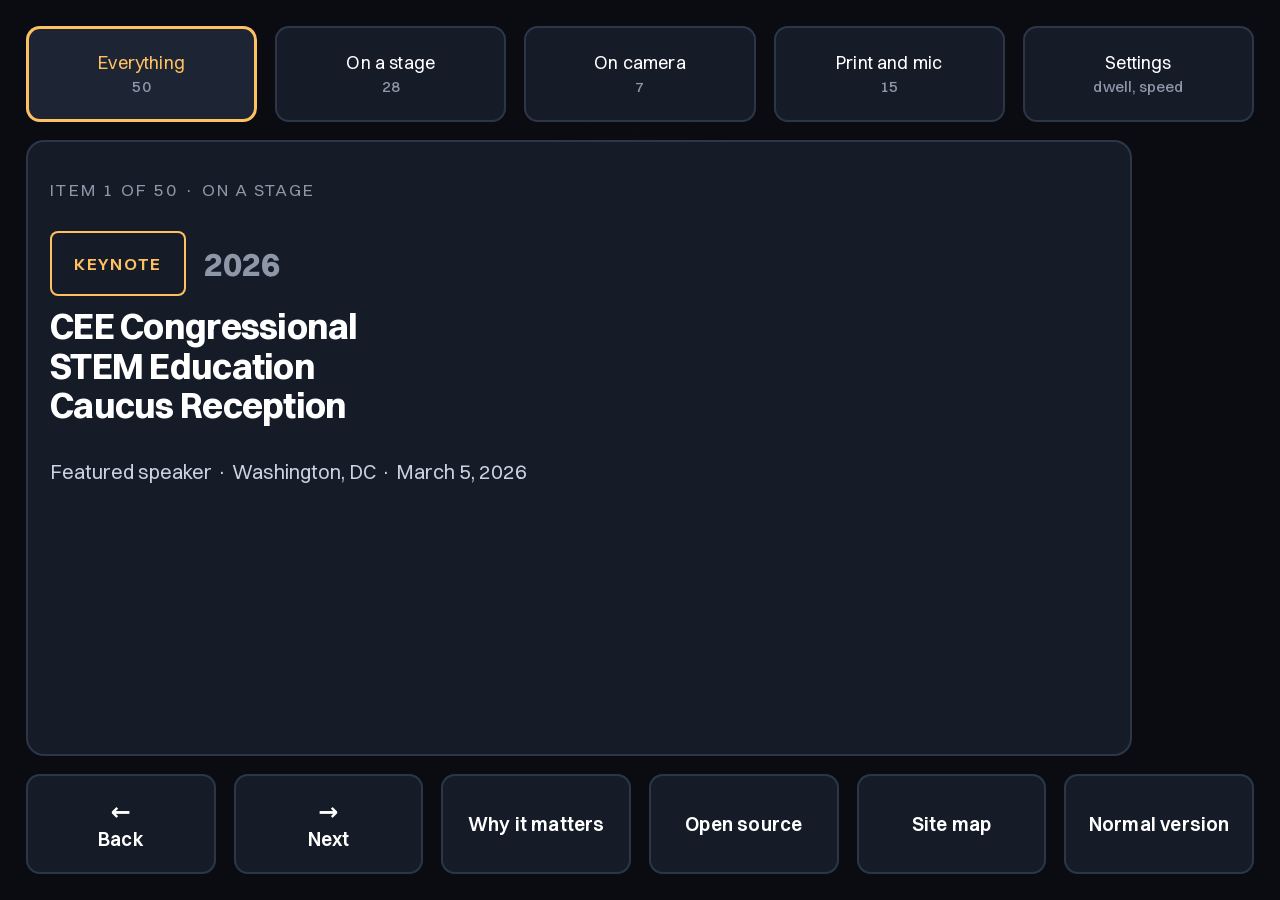
<file: eyes.html>
<!doctype html>
<html lang="en">
<head>
<meta charset="utf-8">
<meta name="viewport" content="width=device-width,initial-scale=1">
<title>The Record, eye-gaze version: Gordon Bellamy</title>
<style>
@font-face{font-family:"Switzer";src:url([data-uri]) format("woff2");font-weight:100 900;font-style:normal;font-display:swap}

/* ============================================================================
   EYE-GAZE VERSION.
   Built for a gaze pointer with dwell selection. The rules that shaped it:
   1. Targets are huge. Gaze pointing obeys Fitts's law badly; nothing here is
      smaller than 104px on its shortest side. Joey: "the biggest problem I run
      into is really small hit boxes."
   2. Targets are far apart. 28px minimum gutters so a drifting fixation does
      not land on a neighbour.
   3. NOTHING happens on hover. Gaze crosses everything on its way somewhere,
      which is the Midas touch problem. Only a completed dwell or a real click
      or a key activates anything.
   4. One card at a time. Gaze scrolling is unpleasant, so this pages instead.
   5. No timeouts anywhere. Dwell is the only timer and the user sets it.
   ========================================================================= */
:root{
  color-scheme:dark;
  --ground:#0A0C11; --panel:#151B27; --panel2:#1D2534;
  --ink:#FFFFFF; --ink2:#C9D2E2; --dim:#8D97A8; --rule:#2C real;
  --rule:#2C3648;
  --stage:#FFC061; --screen:#7FC9FF; --else:#AAB4C6;
  --dwell:#FFC061;
  --gap:28px;
}
*{box-sizing:border-box}
html,body{height:100%}
.gaze{position:fixed;inset:0;pointer-events:none;z-index:0;
  background:radial-gradient(circle 340px at var(--gx,50vw) var(--gy,40vh),
    rgba(255,192,97,.075) 0%, rgba(255,192,97,.03) 45%, transparent 72%)}
body{margin:0;background:var(--ground);color:var(--ink);
  font-family:"Switzer",ui-sans-serif,system-ui,sans-serif;
  font-size:22px;line-height:1.5;-webkit-font-smoothing:antialiased}
/* Eye trackers attach to tablets and desktops, so the no-scroll, one-card
   layout is locked to >=900px. Below that the targets stay just as big and the
   PAGE scrolls normally, which is honest: a phone cannot hold five 88px targets
   and a readable card at once, and pretending otherwise would clip the text. */
@media(min-width:900px){ body{overflow:hidden} }
button{font:inherit;color:inherit;border:0;background:none;cursor:pointer}
:focus-visible{outline:4px solid var(--dwell);outline-offset:4px}

.app{position:relative;z-index:1;display:grid;grid-template-rows:auto auto auto;gap:var(--gap);
  padding:clamp(16px,2.2vw,26px);max-width:1500px;margin:0 auto}
@media(min-width:900px){.app{height:100dvh;grid-template-rows:auto minmax(0,1fr) auto}}
/* below 900px the card simply grows and the page scrolls */
@media(max-width:899px){.stage{min-height:46vh}}

/* ---------- top bar: mode targets ---------- */
.bar{display:flex;flex-wrap:wrap;gap:var(--gap)}
.t{position:relative;min-height:104px;min-width:168px;flex:1 1 150px;border-radius:14px;
  background:var(--panel);box-shadow:inset 0 0 0 2px var(--rule);
  display:grid;place-items:center;text-align:center;padding:14px 18px;
  font-size:19px;line-height:1.2;letter-spacing:.01em;overflow:hidden;
  transition:box-shadow .12s,background .12s}
.t .lab{position:relative;z-index:2}
.t .lab b{display:block;font-size:15px;color:var(--dim);font-weight:500;margin-top:5px}
.t[aria-pressed="true"]{background:var(--panel2);box-shadow:inset 0 0 0 3px var(--stage);color:var(--stage)}
.t.armed{box-shadow:inset 0 0 0 3px var(--dwell)}
/* dwell fill grows left to right so progress is visible without motion sickness */
.t .fill{position:absolute;inset:0;background:var(--dwell);opacity:.22;
  transform-origin:left center;transform:scaleX(0);z-index:1}

/* ---------- the card ---------- */
.cardwrap{display:grid;grid-template-columns:minmax(0,1fr) auto;gap:var(--gap);min-height:0}
.stage{background:var(--panel);border-radius:18px;box-shadow:inset 0 0 0 2px var(--rule);
  padding:clamp(20px,2.6vw,36px);display:grid;align-content:start;gap:14px;overflow:auto;
  scrollbar-width:thin;min-height:0}

/* ---------- the card's own scroll rail ----------
   Joey, on the first build: "the only thing missing is buttons for vertical
   scroll to see longer descriptions." A gaze pointer cannot spin a wheel and
   cannot drag a scrollbar, so the long notes were unreachable. These two
   targets sit where the scrollbar would be, run the full height of the card so
   they are the largest things on the page, and appear only when there is
   somewhere to go. Rule 3 still holds: they arm on gaze, they act on dwell. */
.rail{display:flex;flex-direction:column;gap:var(--gap);width:104px}
.rail .t{flex:1 1 0;min-width:104px}
.t[hidden]{display:none}
.t[disabled]{opacity:.32;cursor:default;box-shadow:inset 0 0 0 2px var(--rule)}
.railglyph{display:block;font-size:34px;line-height:1}
.railtxt{display:block;font-size:15px;color:var(--dim);margin-top:6px}
/* Below 900px, and at high browser zoom, the layout gives up the one-card
   frame and the PAGE scrolls instead. That is the case Joey actually hit, and
   a gaze pointer cannot scroll a page either. So the rail does not disappear
   down here; it pins to the right edge and scrolls the page, and the content
   is given room so it never sits underneath. */
@media(max-width:899px){
  .cardwrap{display:block}
  .rail{display:none}
}
/* ...but only for a pointer. A touch screen can already flick the page, and on
   a phone the rail would eat a third of the width to solve a problem the thumb
   does not have. any-pointer:fine catches the gaze rig, the mouse and the
   stylus, and skips the phone. */
@media(max-width:899px) and (any-pointer:fine){
  .app{padding-right:136px}
  .rail{display:flex;position:fixed;right:16px;top:12vh;bottom:12vh;z-index:40}
}
/* a sheet is a full screen layer, so the rail floats above it and scrolls it */
@media (any-pointer:fine){
  body.sheeting .rail{display:flex;position:fixed;right:16px;top:16px;bottom:16px;z-index:60}
  body.sheeting .sheet.on{padding-right:136px}
}
.count{font-size:17px;letter-spacing:.14em;text-transform:uppercase;color:var(--dim)}
.kind{justify-self:start;font-size:17px;letter-spacing:.1em;text-transform:uppercase;font-weight:600;
  padding:9px 16px;border-radius:8px;box-shadow:inset 0 0 0 2px currentColor}
.kind.stage{color:var(--stage)} .kind.screen{color:var(--screen)} .kind.else{color:var(--else)}
.head{display:flex;align-items:center;gap:18px;flex-wrap:wrap}
.yr{font-size:clamp(26px,2.6vw,34px);font-weight:700;line-height:1;color:var(--dim);
  font-variant-numeric:tabular-nums}
h1{margin:0;font-size:clamp(28px,3.6vw,46px);line-height:1.1;font-weight:700;letter-spacing:-.02em;
  text-wrap:balance;max-width:22ch}
.meta{font-size:clamp(19px,2vw,25px);color:var(--ink2);max-width:40ch}
.note{font-size:clamp(18px,1.9vw,23px);color:var(--ink2);max-width:44ch;line-height:1.55}
.src{font-size:18px;color:var(--dim)}

/* ---------- bottom: navigation targets ---------- */
.nav{display:grid;grid-template-columns:repeat(auto-fit,minmax(150px,1fr));gap:var(--gap)}
.t.big{min-height:128px;font-size:24px;font-weight:600}
.t.big .arrow{font-size:30px;display:block;margin-bottom:2px}

/* ---------- settings sheet ---------- */
.sheet{position:fixed;inset:0;background:rgba(10,12,17,.97);z-index:50;display:none;
  padding:clamp(20px,4vw,50px);overflow:auto}
.sheet.on{display:grid;align-content:start;gap:var(--gap);max-width:1100px;margin:0 auto}
.sheet h2{font-size:clamp(26px,3.4vw,40px);margin:0}
.sheet p{margin:0;color:var(--ink2);max-width:52ch;font-size:20px}
.grid{display:grid;grid-template-columns:repeat(auto-fit,minmax(190px,1fr));gap:var(--gap)}
.hint{color:var(--dim);font-size:18px;max-width:56ch}
.skip{position:absolute;left:-9999px}
.skip:focus{left:16px;top:16px;z-index:99;background:var(--panel2);padding:14px 20px;border-radius:10px}
/* short landscape screens (a 768px-tall tablet is the classic tracker rig):
   tighten the chrome, never the targets below the 88px floor. */
@media(min-width:900px) and (max-height:980px){
  :root{--gap:18px}
  .t{min-height:96px;padding:10px 14px;font-size:18px}
  .t.big{min-height:100px;font-size:19px}
  .t.big .arrow{font-size:24px}
  .stage{padding:20px 24px;gap:11px}
  h1{font-size:clamp(26px,3vw,36px)}
  .meta{font-size:20px} .note{font-size:19px;line-height:1.45}
}
/* the tightest supported landscape rig */
@media(min-width:900px) and (max-height:800px){
  :root{--gap:14px}
  .t{min-height:90px;font-size:17px} .t.big{min-height:92px;font-size:18px}
  .t .lab b{font-size:13px;margin-top:3px}
  .stage{padding:16px 20px;gap:9px}
  h1{font-size:clamp(24px,2.6vw,30px)} .meta{font-size:18px} .note{font-size:17px;line-height:1.4}
  .count{font-size:15px} .kind{font-size:15px;padding:7px 12px} .yr{font-size:24px}
}
@media (prefers-reduced-motion:reduce){.t .fill{transition:none}}
</style>
</head>
<body>

<div class="gaze" aria-hidden="true"></div>
<a class="skip" href="#card">Skip to the card</a>

<div class="app">
  <div class="bar" id="modes">
    <button class="t" data-act="filter" data-v="all" aria-pressed="true"><span class="fill"></span><span class="lab">Everything<b id="c-all">50</b></span></button>
    <button class="t" data-act="filter" data-v="stage" aria-pressed="false"><span class="fill"></span><span class="lab">On a stage<b id="c-stage">28</b></span></button>
    <button class="t" data-act="filter" data-v="screen" aria-pressed="false"><span class="fill"></span><span class="lab">On camera<b id="c-screen">7</b></span></button>
    <button class="t" data-act="filter" data-v="else" aria-pressed="false"><span class="fill"></span><span class="lab">Print and mic<b id="c-else">15</b></span></button>
    <button class="t" data-act="settings"><span class="fill"></span><span class="lab">Settings<b>dwell, speed</b></span></button>
  </div>

  <div class="cardwrap">
    <section class="stage" id="card" tabindex="-1" aria-live="polite"></section>
    <div class="rail">
      <button class="t" id="rup" data-act="up" hidden aria-label="Show the text above"><span class="fill"></span><span class="lab"><span class="railglyph">▲</span><span class="railtxt">Back up</span></span></button>
      <button class="t" id="rdown" data-act="down" hidden aria-label="Show the rest of the text"><span class="fill"></span><span class="lab"><span class="railglyph">▼</span><span class="railtxt">More below</span></span></button>
    </div>
  </div>

  <div class="nav">
    <button class="t big" data-act="prev"><span class="fill"></span><span class="lab"><span class="arrow">←</span>Back</span></button>
    <button class="t big" data-act="next"><span class="fill"></span><span class="lab"><span class="arrow">→</span>Next</span></button>
    <button class="t big" data-act="details"><span class="fill"></span><span class="lab" id="detlab">Why it matters</span></button>
    <button class="t big" data-act="open"><span class="fill"></span><span class="lab">Open source</span></button>
    <button class="t big" data-act="map"><span class="fill"></span><span class="lab">Site map</span></button>
    <button class="t big" data-act="exit"><span class="fill"></span><span class="lab">Normal version</span></button>
  </div>
</div>

<div class="sheet" id="mapsheet" role="dialog" aria-modal="true" aria-label="Site map">
  <h2>Site map</h2>
  <p>Every place you can go from here. No dropdowns anywhere on this page.</p>
  <div class="grid" id="mapgrid"></div>
  <div class="grid">
    <button class="t big" data-act="closemap"><span class="fill"></span><span class="lab">Back to the record</span></button>
  </div>
</div>

<div class="sheet" id="sheet" role="dialog" aria-modal="true" aria-label="Settings">
  <h2>Settings</h2>
  <p>Dwell means: rest your gaze on a button and it activates on its own after the time you choose. The button fills up so you can see it coming. Look away before it fills and nothing happens.</p>
  <div class="grid" id="dwellopts"></div>
  <p class="hint">Dwell is off by default, because a TD Pilot with AssistiveTouch already sends its own taps and you do not want two systems firing at once. Turn it on only if your device does not click for you. 0.6 seconds is the navigation speed Joey uses. Everything here also works with a mouse, a touch screen, the Tab and arrow keys, or a switch.</p>
  <div class="grid">
    <button class="t big" data-act="closesheet"><span class="fill"></span><span class="lab">Done</span></button>
  </div>
</div>

<script>
const ENTRIES=[{"year":"2026","cat":"stage","badge":"KEYNOTE","title":"CEE Congressional STEM Education Caucus Reception","meta":"Featured speaker · Washington, DC · March 5, 2026","note":"Gordon returned to the Center for Excellence in Education as a Research Science Institute '87 alum to keynote the Hill reception.","cta":"READ THE NOTICE","url":"https://www.cee.org/gordon-bellamy-featured-speaker-cee-congressional-reception","search":"cee stem congressional caucus reception washington dc bellamy featured speaker","series":"stage"},{"year":"2026","cat":"stage","series":"stage","badge":"GDC TALK","title":"GDC 2026 Commons Stage","meta":"30 minute talk · Game Developers Conference · 12 March 2026","note":"Announced the morning of: \"2pm, TODAY, GDC Commons Stage, it would be great to see friends and colleagues.\"","cta":"HIS POST","url":"","search":"gdc 2026 commons stage talk"},{"year":"2026","cat":"stage","badge":"GDC LIVE","title":"GDC Side Quest Podcast Live: Gordon Bellamy","meta":"In conversation with Beth Elderkin · Game Developers Conference 2026","note":"A 30-minute live podcast recording at the \"Festival of Gaming\" rebrand year.","cta":"GDC AGENDA","url":"https://schedule.gdconf.com/session/gdc-side-quest-podcast-live-gordon-bellamy/918284","search":"gdc side quest podcast live beth elderkin session festival gaming","series":"stage"},{"year":"2026","cat":"personal","badge":"CANNES","title":"So Be It","meta":"Directed by Matthew Sorgie · American Pavilion, Cannes 2026 · With Joe Heally","note":"First animated film with Gordon and Joe as subjects. Sorgie's calling-card project on the festival circuit.","cta":"FESTIVAL ONLY","url":"","search":"so be it cannes american pavilion matthew sorgie joe heally animated documentary","series":"else"},{"year":"2025","cat":"stage","badge":"GDC PANEL","title":"2025 GDC State of the Game Industry Panel","meta":"Inaugural cross-industry panel · Game Developers Conference","note":"One of the panelists asked to define the state of the field for the entire conference. First year of the format.","cta":"GDC VAULT","url":"https://gdcvault.com/play/1034964/2025-GDC-State-of-the","search":"gdc state of the game industry panel inaugural 2025","series":"stage"},{"year":"2025","cat":"mic","badge":"PODCAST","title":"Forged in Fire: Can't Win Without Risk","meta":"LGBTQ+ leadership podcast · 2025","note":"On how his intersecting identities shaped his leadership philosophy, and the bold risk of pushing representation into Madden NFL 95.","cta":"EPISODE","url":"https://www.forgedinfire.org/Gordon_Bellamy","search":"forged in fire podcast lgbtq leadership can't win without risk","series":"else"},{"year":"2025","cat":"print","badge":"PRESS","title":"Gamereactor: SDCC Málaga press cluster","meta":"Four articles by David Caballero · Oct 31 to Nov 9, 2025","note":"Inclusivity; how Madden inspired FIFA/EA Sports FC; the Barcelona Dragons anecdote; and how modern sports games handle injuries. New-to-record color, all four.","cta":"WATCH THE INTERVIEW","url":"https://www.gamereactor.eu/video/765483/Gordon+Bellamy+touches+on-inclusivity-in-video-games/","search":"gamereactor sdcc malaga david caballero inclusivity spain iban lobo","series":"else"},{"year":"2025","cat":"stage","badge":"GDC PANEL","title":"Navigating Leadership: Insights from LGBTQ+ Managers in Gaming","meta":"With Ryan Canuel, Elaine Gomez-Sanchez, Nicole Lewis · GDC 2025","note":"Leadership-track panel. Career and management focus, not identity as topic.","cta":"GDC VAULT","url":"https://gdcvault.com/play/1034710/Navigating-Leadership-Insights-from-LGBTQ","search":"navigating leadership lgbtq managers gaming ryan canuel elaine gomez nicole lewis gdc","series":"stage"},{"year":"2025","cat":"stage","badge":"FIRESIDE","title":"UConn Digital Media & Design: A Talk with Gordon Bellamy","meta":"University of Connecticut · Recorded fireside chat","note":"Academic-facing conversation on his career, teaching philosophy, and DEI-in-games arc.","cta":"WATCH ON YOUTUBE","url":"https://www.youtube.com/watch?v=Lb8ZcOXPQ-I","search":"uconn digital media design fireside chat","series":"stage"},{"year":"2025","cat":"mic","badge":"PODCAST","title":"Valued Cultures: Digital Civics","meta":"Host Daryl Ogden · July 9, 2025","note":"Long-form on his brute-force entry into gaming, mentorship, digital civics, GGP, and the Collegiate Games Challenge.","cta":"LISTEN","url":"https://www.playmakerspodcast.com/episodes/5","search":"valued cultures podcast digital civics daryl ogden usc july","series":"else"},{"year":"2024","cat":"stage","badge":"KEYNOTE","title":"Carolinas Youth Mentoring Symposium","meta":"Keynote speaker · 2024","note":"The mentoring circuit, which is a whole other lane of his work and rarely surfaces in industry write-ups.","cta":"PROGRAM","url":"https://youthmentoringcollaborative.org/2024cyms/","search":"carolinas youth mentoring symposium keynote","series":"stage"},{"year":"2024","cat":"stage","series":"stage","badge":"KEYNOTE","title":"Carolinas Youth Mentoring Symposium","meta":"3:30pm keynote · Durham Convention Center · 12 October 2024","note":"He went back as a Duke University Talent Identification Program alum. The mentoring circuit is a whole lane of his work that rarely surfaces in industry write-ups.","cta":"HIS POST","url":"","search":"carolinas youth mentoring symposium durham duke tip keynote"},{"year":"2024","cat":"stage","badge":"PRIDE PANEL","title":"IGN Live 2024: Our Favorite Queer Video Games","meta":"With Erika Ishii · June 2024","note":"Full Pride Month panel. Personal perspective plus specific game discussion.","cta":"","url":"https://www.ign.com/videos/ign-celebrates-our-favorite-queer-video-games-this-pride-month-ign-live-2024","search":"ign live 2024 pride panel erika ishii queer video games favorite","series":"stage"},{"year":"2024","cat":"screen","badge":"DOC SERIES","title":"It's in the Game: Madden NFL","meta":"Prime Video · 4 episodes · Featured heavily in E2 Pressure Makes Diamonds","note":"The definitive Madden retrospective. Gordon at the center of the representation chapter, in his own words for the first time at that scale.","cta":"PRIME VIDEO","url":"https://www.primevideo.com/detail/0OEFSGZIBTB9U8C8MDSHANVC87","search":"its in the game madden nfl amazon prime video documentary pressure makes diamonds","series":"screen"},{"year":"2024","cat":"stage","badge":"KEYNOTE","title":"MDEV 2024 (Midwest Games Alliance)","meta":"Day-one keynote · Madison, WI · October 7, 2024","note":"On the Midwest as a quiet powerhouse in game development. Gordon put GGP and the Collegiate Games Challenge into the same frame as the region's studios.","cta":"ANNOUNCEMENT","url":"https://www.wisconsingamesalliance.com/news/industry-executive-usc-professor-gordon-bellamy-to-keynote-mdev-day-1","search":"mdev madison wisconsin games alliance keynote midwest heartland","series":"stage"},{"year":"2024","cat":"stage","badge":"GDC PANEL","title":"Voices of Authenticity: Best Practices for Casting","meta":"GDC 2024 panel · Authenticity in game character voice","note":"Craft-focused, casting-focused. Not identity as topic, but authenticity as design constraint.","cta":"GDC VAULT","url":"https://gdcvault.com/play/1034709/Voices-of-Authenticity-Best-Practices","search":"voices of authenticity casting best practices gdc panel","series":"stage"},{"year":"2023","cat":"print","badge":"PRINT","title":"Daily Trojan: Redefining the default","meta":"By Amelia Neilson-Slabach · February 3, 2023","note":"The best single-source portrait of him as USC faculty. Quotes on default players, shared language, and what makes his first job the one that taught him collaborative creation.","cta":"SEARCH USC ARCHIVE","url":"","search":"daily trojan amelia neilson-slabach usc redefining default representation","series":"else"},{"year":"2023","cat":"stage","series":"stage","badge":"PRIDE PANEL","title":"GDC Showcase for All: A Pride Discussion","meta":"With Mason Powell · online · 29 June 2023","note":"GDC's Pride programming, co-presented with GGP.","cta":"HIS POST","url":"","search":"gdc showcase for all pride discussion mason powell"},{"year":"2023","cat":"print","badge":"INTERVIEW","title":"NZXT: Gaming's Pioneering Voice for LGBTQIA+ Inclusion","meta":"Hardware brand Pride Industry Spotlight · 2023","note":"Long-form Q&A on EA to GGP, and on philosophy over slogan. NZXT audience of PC gamers is squarely GGP demographic.","cta":"NZXT.COM","url":"","search":"nzxt pride pioneering voice lgbtqia+ inclusion gaming hardware","series":"else"},{"year":"2023","cat":"stage","series":"stage","badge":"STEM TALK","title":"PNC Fairfax Connection, Cleveland","meta":"Evening talk on STEM and video games · 16 July 2023","note":"Community STEM work, off the industry circuit entirely. Found in his own LinkedIn outbox.","cta":"NO LINK","url":"","search":"pnc fairfax cleveland stem video games talk"},{"year":"2023","cat":"screen","badge":"DOC CREDIT","title":"Proud in a Pandemic","meta":"Documentary · 2023 · Listed cast","note":"Credited in the cast. Public sources do not yet specify the extent of his appearance.","cta":"PLEX CREDITS","url":"https://watch.plex.tv/movie/proud-in-a-pandemic-2023/credits","search":"proud in a pandemic documentary lgbtq cast","series":"screen"},{"year":"2023","cat":"stage","badge":"GDC PANEL","title":"Reimagining Game Industry Education","meta":"GDC 2023 · With Microsoft, Unity, Urban Arts contributors","note":"The education-and-access panel. Directly upstream of CYSTEM and the Directory.","cta":"GDC VAULT","url":"https://gdcvault.com/play/1029297/Reimagining-Game-Industry-Education-Boosting","search":"reimagining game industry education boosting talent pipeline microsoft unity urban arts gdc","series":"stage"},{"year":"2023","cat":"screen","badge":"DOC SERIES","title":"Rewind the '90s","meta":"Nat Geo / Hulu · 5 episodes: Teenage Dreams, Future Shock, Mass Appeal, What Is Love?, Decade of Disruption","note":"Cast as the 90s gaming culture voice across five episodes of the National Geographic decade-retrospective. Also included a Snake-on-Nokia segment.","cta":"HULU","url":"https://www.hulu.com/series/rewind-the-90s-a97ed9f5-849e-4c47-9347-d5188c3e9d55","search":"rewind the 90s national geographic hulu disney plus documentary five episodes","series":"screen"},{"year":"2023","cat":"stage","series":"stage","badge":"AWARD PRESENTER","title":"Tempest Awards: presenting the Ambassador Award","meta":"Presented to Angela Roseboro · October 2023","note":"One of the few entries where he is the one giving the honour rather than receiving it.","cta":"HIS POST","url":"","search":"tempest awards ambassador angela roseboro presenter esports"},{"year":"2022","cat":"stage","badge":"ONSTAGE","title":"AFROTECH Executive Los Angeles","meta":"Onstage appearance · September 22, 2022","note":"Getty documented the room. AFROTECH's LA executive summit put him in a very different peer set than the GDC circuit.","cta":"GETTY EVENT RECORD","url":"https://www.gettyimages.com/photos/gordon-bellamy","search":"afrotech executive los angeles onstage","series":"stage"},{"year":"2022","cat":"stage","badge":"GDC PANEL","title":"Build Your Career in Games Like It's an RPG","meta":"GDC 2022 · Career advice panel","note":"One of the most cited career-track sessions of that year. Useful when you want to hand a student one link.","cta":"GDC VAULT","url":"https://gdcvault.com/play/1027708/Build-Your-Career-in-Games","search":"build your career in games like it's an rpg gdc panel","series":"stage"},{"year":"2022","cat":"stage","series":"stage","badge":"FIRESIDE","title":"Fireside Chat with Gordon Bellamy, GLS Conference","meta":"Games + Learning + Society · Friday 17 June 2022, 12:00pm PDT","note":"The academic games-and-learning conference. Confirmed on the conference's own schedule.","cta":"GLS SCHEDULE","url":"https://glsconference2022.sched.com/speaker/gordonbellamy","search":"gls conference 2022 fireside chat games learning society"},{"year":"2022","cat":"stage","badge":"FESTIVAL","title":"Games for Change Festival 2022","meta":"Speaker · G4C festival","note":"Two years after the Vanguard Award, back at the same festival as a speaker. The relationship is a through-line.","cta":"SCHEDULE PROFILE","url":"https://g4c2022.sched.com/speaker/gordon_bellamy.244f101i","search":"games for change festival g4c speaker 2022","series":"stage"},{"year":"2022","cat":"stage","series":"else","badge":"HONORED","title":"Honored at a New York charity gala","meta":"7 April 2022 · New York City · with Urban Arts","note":"\"Being honored at a charity gala in NYC on April 7th for my lifetime of work in games, education, and belonging. I am completely in my feelings.\" A third honour, and it was not in any prior version of this record.","cta":"HIS POST","url":"","search":"urban arts charity gala new york honored lifetime work games education belonging award"},{"year":"2021","cat":"stage","badge":"SPEAKER SERIES","title":"Bakersfield College Distinguished Speaker Series","meta":"Virtual presentation · November 10, 2021","note":"Community college distinguished-speaker slot. A pattern of accepting invitations from institutions that are not the usual ones.","cta":"LOCAL COVERAGE","url":"https://www.kget.com/news/local-news/gordon-bellamy-usc-professor-and-madden-nfl-game-designer-next-up-in-bcs-distinguished-speaker-series/","search":"bakersfield college distinguished speaker series virtual november","series":"stage"},{"year":"2021","cat":"stage","badge":"TRADE SHOW","title":"E3 Take-Two Diversity Panel","meta":"E3 2021 · Diversity panel with Take-Two","note":"Same room where product cycles get announced. His name on a diversity panel at that scale is a specific choice by both parties.","cta":"CNET COVERAGE","url":"https://www.cnet.com/tech/gaming/e3-2021-discusses-diversity-on-the-video-game-industrys-biggest-stage/","search":"e3 take-two diversity panel video game industry biggest stage","series":"stage"},{"year":"2021","cat":"print","badge":"PRINT","title":"USC Today: The Future of Video Games","meta":"By Elisa Huang · March 16, 2021","note":"The interview that gave us \"games are a language that is shared everywhere in the world.\" Still the cleanest thesis of his teaching.","cta":"USC TODAY ARCHIVE","url":"","search":"usc today elisa huang future of video games games are a global phenomenon language","series":"else"},{"year":"2020","cat":"screen","badge":"DOC SERIES","title":"Anatomy of a Game","meta":"USC / YouTube documentary series · 2020","note":"The series that chronicles his USC video-game-appreciation course, with him at the center. Includes The Next Big Thing and The Kaplan Effect.","cta":"WATCH THE NEXT BIG THING","url":"https://www.youtube.com/watch?v=upYuDtaChUY","search":"anatomy of a game usc youtube documentary the next big thing kaplan effect gordon bellamy teaches","series":"screen"},{"year":"2020","cat":"stage","badge":"KEYNOTE","title":"Games for Change Virtual Festival: At the Table","meta":"G4C 2020 keynote · Finding community at Games for Change","note":"The keynote that followed the Vanguard Award. A statement piece.","cta":"FESTIVAL PLAYLIST","url":"https://www.youtube.com/playlist?list=PL1G85ERLMItAIUEX8NGbdrkJ0l-2fvcof","search":"games for change virtual festival keynote at the table finding community","series":"stage"},{"year":"2020","cat":"screen","badge":"DOC SERIES","title":"High Score, S1E4 This Is War","meta":"Netflix · August 19, 2020","note":"The Netflix show that made the representation story known to a general audience. Still in rotation.","cta":"NETFLIX","url":"https://www.netflix.com/title/81019087","search":"high score netflix this is war episode 4 madden representation black players","series":"screen"},{"year":"2020","cat":"print","badge":"VIDEO INTERVIEW","title":"Sports Illustrated: Bringing Realism to EA Sports' Madden Series","meta":"SI companion to High Score · August 19, 2020","note":"Short mainstream video interview that ran the day the Netflix show landed. The clean 90-second version of the Madden story.","cta":"SI VIDEO","url":"https://www.si.com/extra-mustard/video/2020/08/19/bringing-realism-to-ea-sports-madden-series","search":"sports illustrated realism ea sports madden series high score companion","series":"else"},{"year":"2019","cat":"stage","badge":"SPEAKER SERIES","title":"Penn State Behrend Speaker Series","meta":"Opening speaker · October 1, 2019","note":"First voice of the university's speaker year. A quiet honor that reads bigger in context.","cta":"PENN STATE NOTICE","url":"https://behrend.psu.edu/story/44916/2019/09/24/madden-nfl-game-designer-open-penn-state-behrends-speaker-series","search":"penn state behrend speaker series madden opening october","series":"stage"},{"year":"2019","cat":"screen","badge":"DOC SERIES","title":"The World According to Jeff Goldblum, S1E6 Gaming","meta":"Disney+ / National Geographic · December 13, 2019","note":"Featured expert in the gaming episode of Goldblum's Disney+ signature series.","cta":"DISNEY+","url":"https://www.disneyplus.com/series/the-world-according-to-jeff-goldblum/6W1QCVHcKcnZ","search":"jeff goldblum disney plus national geographic world according to gaming episode 6","series":"screen"},{"year":"2018","cat":"stage","badge":"FIRESIDE","title":"Gaming for Everyone: LGBTQIA in Gaming","meta":"Xbox fireside · GDC 2018 · Hosted by M Rawlings and Clark Ly","note":"One of the strongest single long-form interviews outside the documentaries. Free to watch on Microsoft Learn.","cta":"MICROSOFT LEARN","url":"https://learn.microsoft.com/en-us/shows/level-up/gaming-for-everyone-lgbtqia-in-gaming-gordon-bellamy-fireside-chat","search":"gaming for everyone lgbtqia xbox gdc fireside microsoft learn m rawlings clark ly","series":"stage"},{"year":"2018","cat":"screen","badge":"SHORT FILM","title":"Nickelodeon Black History Month: Gordon Bellamy","meta":"Short profile · c. 2017 to 2018","note":"Nickelodeon's BHM featurette. Reads short but the audience is kids and families, and it resurfaces every February.","cta":"NICKELODEON","url":"https://www.nick.com/video-clips/uoqhv0/black-history-month-gordon-bellamy","search":"nickelodeon black history month gordon bellamy short profile role model","series":"screen"},{"year":"2017","cat":"mic","badge":"PODCAST","title":"Playmakers Podcast: The 4 Pillars of Game Biz Success","meta":"Episode 11 · 2017","note":"The clearest early statement of his four-pillars framework. Community, player customization, monetization, design. Still the framework he teaches at USC.","cta":"EPISODE","url":"https://www.playmakerspodcast.com/episodes/5","search":"playmakers podcast four pillars game biz success episode 11","series":"else"},{"year":"2016","cat":"stage","badge":"EMCEE","title":"GamesBeat University 2016","meta":"Announced emcee · Livestreamed talks","note":"Playing host, not talent. Different muscle, and part of why he's remembered as reliable to invite.","cta":"ARCHIVE STATUS UNCLEAR","url":"","search":"gamesbeat university emcee 2016 livestream announcement talks","series":"stage"},{"year":"2016","cat":"stage","badge":"GDC PANEL","title":"Launching Students Well: A Panel About Incubators","meta":"GDC 2016","note":"The talent-pipeline thread you can trace forward all the way to Directory 8/7 and the CYSTEM board. Same argument, ten years earlier.","cta":"GDC VAULT","url":"https://www.gdcvault.com/play/1023123/Launching-Students-Well-A-Panel","search":"gdc launching students well incubators panel post graduation","series":"stage"},{"year":"2012","cat":"stage","badge":"INTERVIEW","title":"Microsoft Imagine Cup interview","meta":"2012 · Filmed on-camera interview","note":"Recorded during his IGDA Executive Director run. Useful as a marker of that chapter.","cta":"WATCH ON YOUTUBE","url":"https://www.youtube.com/watch?v=b1u9lWxL3OQ","search":"microsoft imagine cup filmed interview igda executive director","series":"stage"},{"year":"2011","cat":"stage","badge":"ONSTAGE","title":"Changing the Game (Becker College)","meta":"Honorary chair and moderator · Fall 2011","note":"Convened by the Joan Ganz Cooney Center. A signal that his ed-and-industry lane was already forming.","cta":"COONEY CENTER NOTICE","url":"https://joanganzcooneycenter.org/2011/08/24/changing-the-game-at-becker-college-september-14-2011/","search":"changing the game becker college honorary chair moderator joan ganz cooney center","series":"stage"},{"year":"2005","cat":"game","badge":"GAME CREDIT","title":"Game Head (Spike TV)","meta":"Miscellaneous crew · With Geoff Keighley","note":"The early cable-TV video-game show that became GameTrailers TV. On-camera credit; consulting role too.","cta":"IMDB TT0493090","url":"","search":"game head spike tv geoff keighley gaming show misc crew","series":"else"},{"year":"1997","cat":"game","badge":"GAME CREDIT","title":"Three Lions and Alexi Lalas International Soccer","meta":"BMG Interactive · The team that became Rockstar Games","note":"Working with the BMG group before it became Rockstar is part of the lineage he rarely leads with.","cta":"GAME ARCHIVE","url":"","search":"three lions alexi lalas international soccer bmg interactive rockstar games","series":"else"},{"year":"1995","cat":"game","badge":"GAME CREDIT","title":"Madden NFL 96","meta":"Game Designer / Associate Producer · EA Sports","note":"Follow-through year at EA before the Z-AXIS / Activision chapter.","cta":"MOBYGAMES / IMDB","url":"","search":"madden nfl 96 ea sports designer associate producer","series":"else"},{"year":"1994","cat":"game","badge":"GAME CREDIT","title":"Madden NFL 95","meta":"Assistant Producer / Game Designer · EA Sports · EA \"Rookie of the Year\"","note":"First cover with Black players (Erik Williams and Karl Wilson). The game that started the representation arc every documentary above returns to.","cta":"MOBYGAMES / IMDB","url":"","search":"madden nfl 95 ea sports assistant producer designer rookie of the year black player representation","series":"else"},{"year":"1993","cat":"game","badge":"GAME CREDIT","title":"FIFA International Soccer","meta":"EA · Tester on the original build · Appears in-game as Gordio Belamini on Spain","note":"He is a player character in the very first FIFA. The through-line to the USMNT site's Belamini '26 cabinet.","cta":"GAME ARCHIVE","url":"","search":"fifa international soccer sega genesis original tester ea gordio belamini spain","series":"else"}];
(function(){
"use strict";
var reduce=matchMedia("(prefers-reduced-motion: reduce)").matches;
var LABEL={stage:"On a stage",screen:"On camera",else:"In print, on a mic, in credits"};
var state={filter:"all",i:0,dwell:0,face:"front"};
var card=document.getElementById("card"), sheet=document.getElementById("sheet"), mapsheet=document.getElementById("mapsheet");

function rows(){
  return ENTRIES.filter(function(e){ return state.filter==="all" || e.series===state.filter; });
}
function counts(){
  var c={all:ENTRIES.length,stage:0,screen:0,else:0};
  ENTRIES.forEach(function(e){ c[e.series]++; });
  Object.keys(c).forEach(function(k){
    var el=document.getElementById("c-"+k); if(el) el.textContent=c[k];
  });
}
function el(t,c,x){var e=document.createElement(t);if(c)e.className=c;if(x!=null)e.textContent=x;return e;}

function draw(){
  var list=rows();
  if(state.i>=list.length) state.i=0;
  if(state.i<0) state.i=list.length-1;
  var e=list[state.i];
  card.innerHTML="";
  if(!e){ card.appendChild(el("p","note","Nothing in this group.")); return; }
  card.appendChild(el("p","count","Item "+(state.i+1)+" of "+list.length+" · "+LABEL[e.series]));
  var head=el("div","head");
  head.appendChild(el("span","kind "+e.series, e.badge||LABEL[e.series]));
  head.appendChild(el("span","yr", e.year));
  card.appendChild(head);
  if(state.face==="front"){
    var h=el("h1"); h.textContent=e.title; card.appendChild(h);
    if(e.meta) card.appendChild(el("p","meta", e.meta));
  } else {
    card.appendChild(el("p","meta", e.title));
    if(e.note) card.appendChild(el("p","note", e.note));
    card.appendChild(el("p","src", e.url ? "A source is linked. Use Open source." : "No public link for this one."));
  }
  var dl=document.getElementById("detlab");
  if(dl) dl.textContent = state.face==="front" ? (e.note?"Why it matters":"No extra note") : "Back to the title";
  var open=document.querySelector('[data-act="open"]');
  open.style.opacity = e.url ? 1 : .45;
  /* a new card always starts at its own top, whichever thing was scrolling */
  card.scrollTop=0;
  if(window.pageYOffset) window.scrollTo(0,0);
  rail();
}

/* ---------- the scroll rail ----------
   Whatever is scrollable right now is what the two buttons drive: an open
   sheet first, then the card, then the page. Shown only when there is somewhere
   to go, so nothing on screen ever promises a place that does not exist. */
var rup=document.getElementById("rup"), rdown=document.getElementById("rdown");
function scroller(){
  var open=document.querySelector(".sheet.on");
  if(open && open.scrollHeight-open.clientHeight>8)
    return {box:open, top:open.scrollTop, view:open.clientHeight, slack:open.scrollHeight-open.clientHeight};
  if(card.scrollHeight-card.clientHeight>8)
    return {box:card, top:card.scrollTop, view:card.clientHeight, slack:card.scrollHeight-card.clientHeight};
  var doc=document.scrollingElement||document.documentElement;
  var slack=doc.scrollHeight-window.innerHeight;
  if(slack>8)
    return {box:window, top:window.pageYOffset, view:window.innerHeight, slack:slack};
  return null;
}
function rail(){
  var s=scroller();
  rup.hidden = rdown.hidden = !s;
  if(!s){ if(armed===rup||armed===rdown) clearDwell(); return; }
  rup.disabled = s.top <= 2;
  rdown.disabled = s.top >= s.slack - 2;
  if(armed && armed.disabled) clearDwell();
}
/* a sheet covers everything, so the rail has to float over it to be reachable */
function sheeting(){
  document.body.classList.toggle("sheeting", !!document.querySelector(".sheet.on"));
  rail();
}
function pageCard(dir){
  var s=scroller(); if(!s) return;
  /* 80% of a screenful keeps two lines of overlap, so you never lose your place */
  var step = Math.max(120, Math.round(s.view * 0.8));
  s.box.scrollBy({top:dir*step, left:0, behavior: reduce ? "auto" : "smooth"});
  setTimeout(rail, reduce ? 0 : 420);
}

/* ---------- actions ---------- */
function act(name,val,node){
  if(node && node.disabled) return;
  if(name==="down"){ pageCard(1); again(node); return; }
  if(name==="up"){ pageCard(-1); again(node); return; }
  if(name==="filter"){
    state.filter=val; state.i=0; state.face="front";
    document.querySelectorAll('[data-act="filter"]').forEach(function(b){
      b.setAttribute("aria-pressed", b.dataset.v===val ? "true":"false");
    });
    draw();
  } else if(name==="next"){ state.i++; state.face="front"; draw(); }
  else if(name==="prev"){ state.i--; state.face="front"; draw(); }
  else if(name==="details"){ state.face = state.face==="front" ? "back":"front"; draw(); }
  else if(name==="open"){
    var e=rows()[state.i];
    if(e && e.url) window.open(e.url,"_blank","noopener");
  }
  else if(name==="settings"){ sheet.classList.add("on"); sheeting(); }
  else if(name==="map"){ mapsheet.classList.add("on"); sheeting(); }
  else if(name==="closemap"){ mapsheet.classList.remove("on"); sheeting(); }
  else if(name==="jumpyear"){
    var list=rows();
    for(var k=0;k<list.length;k++){ if(list[k].year===val){ state.i=k; break; } }
    state.face="front"; mapsheet.classList.remove("on"); sheeting(); draw();
  }
  else if(name==="goto"){ window.open(val,"_blank","noopener"); }
  else if(name==="closesheet"){ sheet.classList.remove("on"); sheeting(); }
  else if(name==="setdwell"){
    state.dwell=+val;
    document.querySelectorAll('[data-act="setdwell"]').forEach(function(b){
      b.setAttribute("aria-pressed", (+b.dataset.v===state.dwell)?"true":"false");
    });
  }
  else if(name==="exit"){ location.href="./index.html"; }
}

/* ---------- dwell engine ----------
   Deliberately opt-in and off by default. A dwell that fires without being
   asked for is worse than no dwell at all. */
var timer=null, armed=null, resting=null;
/* Scrolling is the one action you want twice in a row, and a gaze that never
   leaves the button never fires pointerenter again. So re-arm it, but only
   while the pointer is genuinely still resting on it. */
function again(node){
  if(!node || !state.dwell || resting!==node) return;
  setTimeout(function(){ if(resting===node && !node.disabled) startDwell(node); }, 140);
}
function clearDwell(){
  if(timer){ clearTimeout(timer); timer=null; }
  if(armed){
    var f=armed.querySelector(".fill");
    if(f){ f.style.transition="none"; f.style.transform="scaleX(0)"; }
    armed.classList.remove("armed"); armed=null;
  }
}
function startDwell(node){
  if(!state.dwell || node.disabled) return;
  clearDwell();
  armed=node; node.classList.add("armed");
  var f=node.querySelector(".fill");
  if(f){
    f.style.transition="none"; f.style.transform="scaleX(0)";
    void f.offsetWidth;
    f.style.transition="transform "+state.dwell+"ms linear";
    f.style.transform="scaleX(1)";
  }
  timer=setTimeout(function(){
    var n=node; clearDwell();
    act(n.dataset.act, n.dataset.v, n);
  }, state.dwell);
}
function wire(node){
  /* pointerenter only ARMS the dwell; it never acts on its own */
  node.addEventListener("pointerenter",function(){ resting=node; startDwell(node); });
  node.addEventListener("pointerleave",function(){ if(resting===node) resting=null; clearDwell(); });
  node.addEventListener("focus",function(){ resting=node; startDwell(node); });
  node.addEventListener("blur",function(){ if(resting===node) resting=null; clearDwell(); });
  node.addEventListener("click",function(){ clearDwell(); act(node.dataset.act,node.dataset.v,node); });
}

/* dwell options */
var opts=[[0,"Off","your device clicks"],[600,"0.6 sec","Joey's setting"],[900,"0.9 sec","quick"],[1400,"1.4 sec","steady"],[2200,"2.2 sec","relaxed"]];
var wrap=document.getElementById("dwellopts");
opts.forEach(function(o){
  var b=document.createElement("button");
  b.className="t big"; b.dataset.act="setdwell"; b.dataset.v=o[0];
  b.setAttribute("aria-pressed", o[0]===0?"true":"false");
  b.innerHTML='<span class="fill"></span><span class="lab">'+o[1]+'<b>'+o[2]+'</b></span>';
  wrap.appendChild(b);
});

document.querySelectorAll(".t").forEach(wire);

/* keyboard and switch access: arrows page, Escape closes */
document.addEventListener("keydown",function(ev){
  if(ev.key==="ArrowRight"||ev.key==="PageDown"){ act("next"); ev.preventDefault(); }
  if(ev.key==="ArrowLeft"||ev.key==="PageUp"){ act("prev"); ev.preventDefault(); }
  if(ev.key==="ArrowDown"){ pageCard(1); ev.preventDefault(); }
  if(ev.key==="ArrowUp"){ pageCard(-1); ev.preventDefault(); }
  if(ev.key==="Escape"){ sheet.classList.remove("on"); mapsheet.classList.remove("on"); sheeting(); }
});
card.addEventListener("scroll", rail, {passive:true});
addEventListener("scroll", rail, {passive:true});
addEventListener("resize", rail);
document.querySelectorAll(".sheet").forEach(function(sh){ sh.addEventListener("scroll", rail, {passive:true}); });

(function buildMap(){
  var g=document.getElementById("mapgrid");
  var years=[]; ENTRIES.forEach(function(e){ if(years.indexOf(e.year)<0) years.push(e.year); });
  years.sort(function(a,b){ return b-a; });
  years.forEach(function(y){
    var n=ENTRIES.filter(function(e){return e.year===y;}).length;
    var b=document.createElement("button");
    b.className="t big"; b.dataset.act="jumpyear"; b.dataset.v=y;
    b.innerHTML='<span class="fill"></span><span class="lab">'+y+'<b>'+n+(n===1?" entry":" entries")+'</b></span>';
    g.appendChild(b);
  });
  [["The Tape Log, playable","https://gordonusc.github.io/tape-log/"],
   ["The written game show record","https://gordonusc.github.io/tape-log/dossier.html"]].forEach(function(d){
    var b=document.createElement("button");
    b.className="t big"; b.dataset.act="goto"; b.dataset.v=d[1];
    b.innerHTML='<span class="fill"></span><span class="lab">'+d[0]+'<b>opens a new tab</b></span>';
    g.appendChild(b);
  });
  document.querySelectorAll("#mapsheet .t").forEach(wire);
})();
/* ambient only: this listener sets two CSS variables and nothing else. */
(function(){
  if(matchMedia("(prefers-reduced-motion: reduce)").matches) return;
  var r=document.documentElement, t=false;
  addEventListener("pointermove", function(e){
    if(t) return; t=true;
    requestAnimationFrame(function(){
      t=false;
      r.style.setProperty("--gx", e.clientX+"px");
      r.style.setProperty("--gy", e.clientY+"px");
    });
  }, {passive:true});
})();
counts(); draw();
})();
</script>
</body>
</html>
</file>
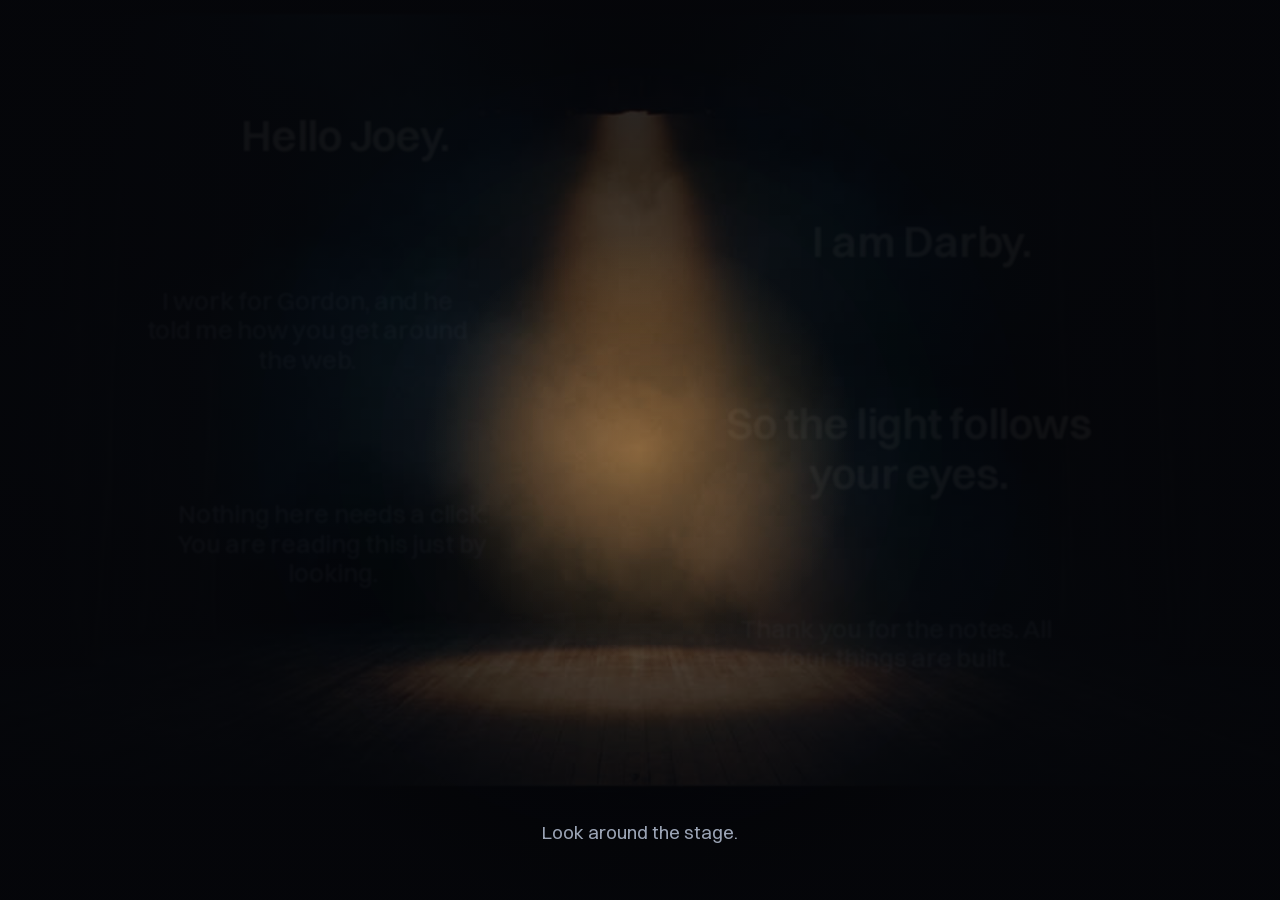
<file: hello.html>
<!doctype html>
<html lang="en">
<head>
<meta charset="utf-8">
<meta name="viewport" content="width=device-width,initial-scale=1">
<title>Hello Joey, from Darby</title>
<style>
@font-face{font-family:"Switzer";src:url([data-uri]) format("woff2");font-weight:100 900;font-style:normal;font-display:swap}

/* ============================================================================
   THE SPOTLIGHT · a welcome that is READ WITH THE EYES.
   Joey navigates with a TD Pilot. His gaze moves the pointer, so the pointer IS
   his gaze. Here that is the whole interface: the light follows where he looks
   and the words wake up as it passes.
   Non-negotiables:
   - Reading this requires ZERO clicks and ZERO dwell. Nothing to activate.
   - Once a line is lit it STAYS lit. Re-hiding read text would be cruel when
     re-finding it costs real effort.
   - Nobody can get stuck: no pointer for 6s, or any tap or key, reveals all.
   - prefers-reduced-motion gets the whole message immediately, no hunting.
   ========================================================================= */
:root{
  color-scheme:dark;
  --ink:#FFF6E6; --amber:#FFC061; --dim:#9AA3B4;
  --x:50vw; --y:50vh;
}
*{box-sizing:border-box}
html,body{height:100%}
body{margin:0;background:#05060A;color:var(--ink);overflow:hidden;
  font-family:"Switzer",ui-sans-serif,system-ui,sans-serif;-webkit-font-smoothing:antialiased}

.stage{position:fixed;inset:0;overflow:hidden}
.stage img{position:absolute;inset:0;width:100%;height:100%;object-fit:cover;opacity:.55}
/* the beam: a soft pool of light that rides the pointer, which is his gaze */
.beam{position:fixed;inset:0;pointer-events:none;z-index:2;
  background:radial-gradient(circle 300px at var(--x) var(--y),
    rgba(255,192,97,.30) 0%, rgba(255,192,97,.13) 38%, rgba(5,6,10,0) 72%);
  transition:background .06s linear}
.vignette{position:fixed;inset:0;pointer-events:none;z-index:1;
  background:radial-gradient(circle 460px at var(--x) var(--y),
    rgba(5,6,10,0) 0%, rgba(5,6,10,.55) 55%, rgba(5,6,10,.93) 100%)}

.words{position:fixed;left:0;right:0;top:2vh;bottom:clamp(190px,24vh,240px);z-index:3;pointer-events:none}
.w{position:absolute;transform:translate(-50%,-50%);
  font-size:clamp(24px,3.4vw,50px);line-height:1.15;font-weight:600;letter-spacing:-.01em;
  max-width:15ch;text-align:center;
  opacity:.045;filter:blur(1px);
  transition:opacity .5s ease, filter .5s ease, text-shadow .5s ease}
.w.lit{opacity:1;filter:none;text-shadow:0 0 34px rgba(255,192,97,.5)}
.w.small{font-size:clamp(18px,2vw,26px);font-weight:500;color:var(--dim);max-width:22ch}
.w.small.lit{color:var(--ink)}

/* the one and only target, and it never appears until the message is read */
.finish{position:fixed;left:50%;bottom:clamp(22px,5vh,54px);transform:translateX(-50%);
  z-index:6;display:none;text-decoration:none}
.finish.on{display:block;animation:up .6s ease both}
@keyframes up{from{opacity:0;transform:translate(-50%,18px)}to{opacity:1;transform:translate(-50%,0)}}
.finish span{display:flex;align-items:center;justify-content:center;text-align:center;
  min-height:128px;min-width:min(86vw,540px);padding:20px 34px;border-radius:16px;
  background:rgba(21,27,39,.94);box-shadow:inset 0 0 0 3px var(--amber);
  color:var(--amber);font-size:clamp(20px,2.4vw,27px);font-weight:600;line-height:1.25}
.finish:focus-visible{outline:4px solid #fff;outline-offset:6px;border-radius:18px}

.hint{position:fixed;left:50%;bottom:clamp(18px,4vh,40px);transform:translateX(-50%);z-index:5;
  color:var(--dim);font-size:clamp(15px,1.6vw,19px);text-align:center;max-width:80vw;
  transition:opacity .6s}
.hint.gone{opacity:0}

/* narrow screens: stack the lines down the middle so nothing can run off the
   edge. The vertical spacing already keeps them apart. */
@media(max-width:700px){
  .w{left:50% !important;max-width:80vw}
  .w.small{max-width:82vw}
}
@media (prefers-reduced-motion:reduce){
  .w{opacity:1;filter:none;transition:none}
  .beam,.vignette{display:none}
  .finish{display:block}
}
</style>
</head>
<body>

<div class="stage"><img src="[data-uri]" alt=""></div>
<div class="vignette" aria-hidden="true"></div>
<div class="beam" aria-hidden="true"></div>

<main class="words" id="words">
  <p class="w"       style="left:27%;top:11%">Hello Joey.</p>
  <p class="w"       style="left:72%;top:27%">I am Darby.</p>
  <p class="w small" style="left:24%;top:43%">I work for Gordon, and he told me how you get around the web.</p>
  <p class="w"       style="left:71%;top:58%">So the light follows your eyes.</p>
  <p class="w small" style="left:26%;top:75%">Nothing here needs a click. You are reading this just by looking.</p>
  <p class="w small" style="left:70%;top:90%">Thank you for the notes. All four things are built.</p>
</main>

<p class="hint" id="hint">Look around the stage.</p>

<a class="finish" id="finish" href="./eyes.html"><span>See what you asked for &rarr;</span></a>

<script>
(function(){
"use strict";
var reduce = matchMedia("(prefers-reduced-motion: reduce)").matches;
var words = [].slice.call(document.querySelectorAll(".w"));
var finish = document.getElementById("finish");
var hint = document.getElementById("hint");
var root = document.documentElement;
var px = innerWidth/2, py = innerHeight/2, moved = false, done = false;
var RADIUS = Math.max(260, Math.hypot(innerWidth, innerHeight) * 0.17);
addEventListener("resize", function(){ RADIUS = Math.max(260, Math.hypot(innerWidth, innerHeight) * 0.17); }, {passive:true});

function revealAll(){
  if(done) return; done = true;
  words.forEach(function(w){ w.classList.add("lit"); });
  hint.classList.add("gone");
  finish.classList.add("on");
}
function check(){
  if(done) return;
  var lit = 0;
  for(var i=0;i<words.length;i++){
    var w = words[i], r = w.getBoundingClientRect();
    var cx = r.left + r.width/2, cy = r.top + r.height/2;
    var d = Math.hypot(cx - px, cy - py);
    /* generous radius, scaled to the screen: gaze is approximate and a big
       display must not need a more accurate sweep than a small one */
    if(d < RADIUS) w.classList.add("lit");
    if(w.classList.contains("lit")) lit++;
  }
  /* the way out appears before the last word, so a single missed line can
     never strand anyone */
  if(lit >= words.length - 2){ hint.classList.add("gone"); finish.classList.add("on"); }
  if(lit === words.length) revealAll();
}
var ticking = false;
function onMove(x,y){
  px = x; py = y; moved = true;
  root.style.setProperty("--x", x + "px");
  root.style.setProperty("--y", y + "px");
  hint.classList.add("gone");
  if(!ticking){ ticking = true; requestAnimationFrame(function(){ ticking = false; check(); }); }
}
addEventListener("pointermove", function(e){ onMove(e.clientX, e.clientY); }, {passive:true});

/* Nobody gets stuck. Any tap, any key, or six quiet seconds gives the whole thing. */
addEventListener("pointerdown", function(e){ onMove(e.clientX, e.clientY); revealAll(); }, {passive:true});
addEventListener("keydown", revealAll);
setTimeout(function(){ if(!moved) revealAll(); }, 6000);
/* and a hard backstop so the target is always reachable */
setTimeout(revealAll, 20000);

if(reduce) revealAll();
else { root.style.setProperty("--x", px+"px"); root.style.setProperty("--y", py+"px"); }
})();
</script>
</body>
</html>
</file>
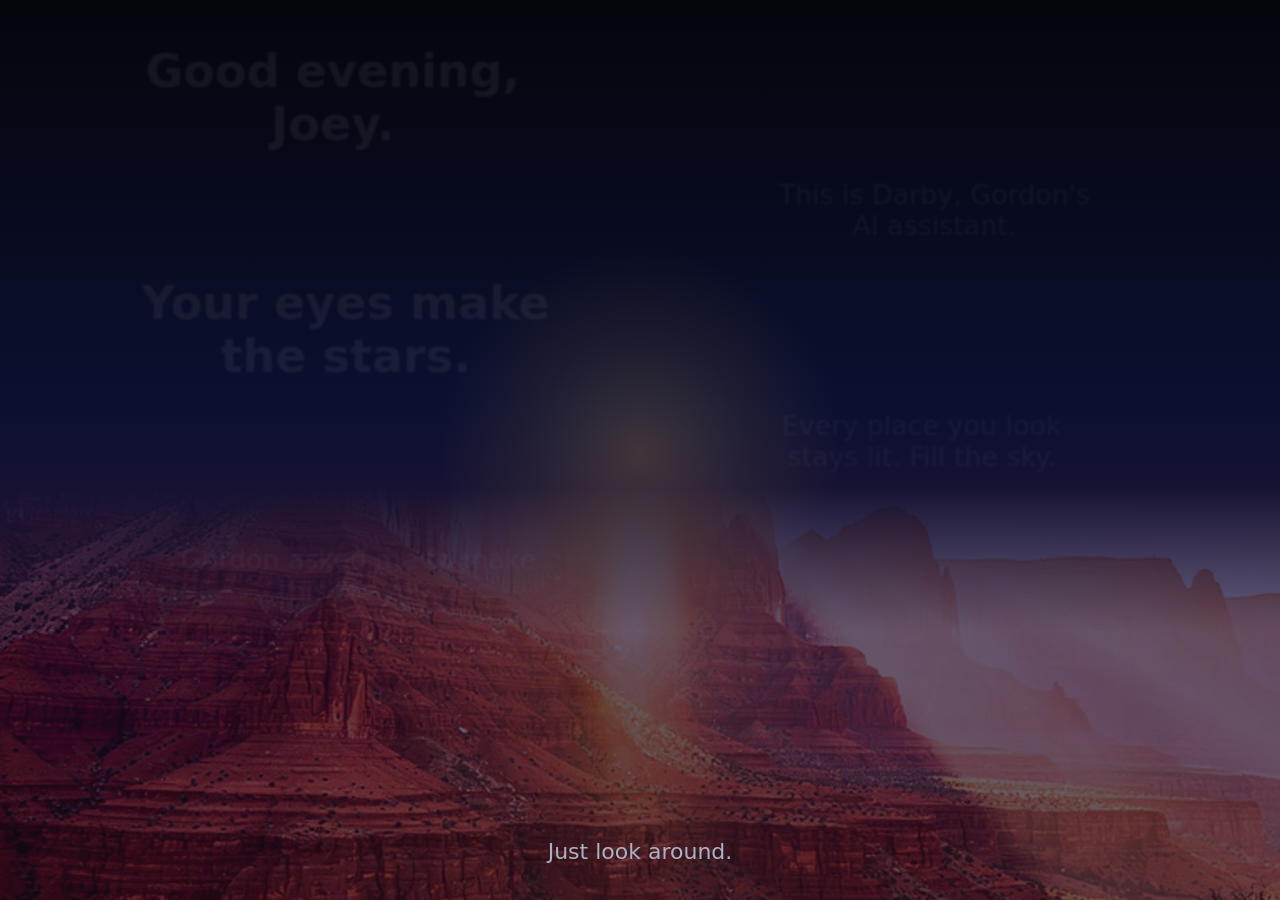
<file: joey-evening.html>
<!doctype html>
<html lang="en">
<head>
<meta charset="utf-8">
<meta name="viewport" content="width=device-width,initial-scale=1">
<title>Good Evening, Joey</title>
<meta name="description" content="A good evening card for Joey, read with the eyes.">
<meta property="og:title" content="Good evening, Joey">
<meta property="og:description" content="Look around. The stars come out where you look.">
<style>
/* ============================================================================
   GOOD EVENING, JOEY · a night sky that answers his eyes.
   Style: night-sky spotlight, the same proven model as hello.html (2026-08-13).
   Joey drives a TD Pilot: his gaze moves the pointer, AssistiveTouch sends taps.
   So the pointer IS his gaze, and looking is the whole interface:
   - Stars bloom where he looks and STAY. Looking is rewarded, never undone.
   - Lines of the message wake as the light passes. Zero clicks, zero dwell.
   - Nothing activates on hover. There is no target at all until the end.
   - Nobody gets stuck: any tap or key, or 6 still seconds, lights everything.
   - prefers-reduced-motion gets the whole sky at once.
   ========================================================================= */
:root{color-scheme:dark;--ink:#FFF6E6;--amber:#FFC061;--dim:#A9B1C4;--x:50vw;--y:50vh}
*{box-sizing:border-box}
html,body{height:100%}
body{margin:0;background:#04050B;color:var(--ink);overflow:hidden;
  font-family:ui-rounded,"SF Pro Rounded",system-ui,-apple-system,sans-serif;-webkit-font-smoothing:antialiased}
.stage{position:fixed;inset:0;overflow:hidden;
  background:linear-gradient(#04050B 0%,#0B1030 45%,#2A1636 72%,#3A1A22 100%)}
.stage img{position:absolute;left:0;right:0;bottom:0;width:100%;height:46%;object-fit:cover;object-position:50% 70%;opacity:.7;
  -webkit-mask-image:linear-gradient(transparent,#000 35%);mask-image:linear-gradient(transparent,#000 35%)}
canvas{position:fixed;inset:0;width:100%;height:100%;z-index:1;pointer-events:none}
.beam{position:fixed;inset:0;pointer-events:none;z-index:2;
  background:radial-gradient(circle 280px at var(--x) var(--y),rgba(255,192,97,.20) 0%,rgba(255,192,97,.07) 40%,rgba(4,5,11,0) 72%)}
.words{position:fixed;inset:0 0 clamp(170px,22vh,220px) 0;z-index:3;pointer-events:none}
.w{position:absolute;transform:translate(-50%,-50%);margin:0;opacity:1;
  font-size:clamp(26px,3.6vw,54px);line-height:1.15;font-weight:700;max-width:15ch;text-align:center;
  transition:opacity .5s ease,filter .5s ease,text-shadow .5s ease}
.js .w{opacity:.06;filter:blur(1px)}
.js .w.lit{opacity:1;filter:none;text-shadow:0 0 30px rgba(255,192,97,.55)}
.w.small{font-size:clamp(19px,2.1vw,28px);font-weight:500;color:var(--dim);max-width:22ch}
.js .w.small.lit{color:var(--ink)}
.count{position:fixed;top:clamp(14px,3vh,28px);right:clamp(16px,3vw,34px);z-index:4;
  font-size:clamp(17px,1.8vw,22px);color:var(--amber);font-variant-numeric:tabular-nums;opacity:.9}
.hint{display:none;position:fixed;left:50%;bottom:clamp(18px,4vh,40px);transform:translateX(-50%);z-index:5;margin:0;
  color:var(--dim);font-size:clamp(17px,1.8vw,22px);text-align:center;max-width:86vw;transition:opacity .6s}
.js .hint{display:block}
.hint.gone{opacity:0}
.end{position:fixed;left:50%;bottom:clamp(22px,5vh,54px);transform:translateX(-50%);z-index:6;display:flex;margin:0;
  min-height:128px;min-width:min(86vw,560px);padding:22px 34px;border-radius:18px;
  background:rgba(14,18,34,.9);box-shadow:inset 0 0 0 3px var(--amber);
  color:var(--amber);font-size:clamp(21px,2.4vw,28px);font-weight:600;line-height:1.3;text-align:center;
  align-items:center;justify-content:center;display:flex}
.js .end{display:none}
.end.on,.js .end.on{display:flex;animation:up .7s ease both}
@keyframes up{from{opacity:0;transform:translate(-50%,18px)}to{opacity:1;transform:translate(-50%,0)}}
@media(max-width:700px){.w{left:50% !important;max-width:82vw}}
@media (prefers-reduced-motion:reduce){.w{opacity:1;filter:none;transition:none}.beam{display:none}.end{display:flex}.hint{display:none}}
</style>
</head>
<body>
<div class="stage"><img src="[data-uri]" alt=""></div>
<canvas id="sky" aria-hidden="true"></canvas>
<div class="beam" aria-hidden="true"></div>

<main class="words" id="words">
  <p class="w"       style="left:26%;top:14%">Good evening, Joey.</p>
  <p class="w small" style="left:73%;top:30%">This is Darby, Gordon's AI assistant.</p>
  <p class="w"       style="left:27%;top:47%">Your eyes make the stars.</p>
  <p class="w small" style="left:72%;top:63%">Every place you look stays lit. Fill the sky.</p>
  <p class="w small" style="left:28%;top:82%">Gordon asked me to make this for you.</p>
</main>

<p class="count" id="count" aria-live="polite"></p>
<p class="hint" id="hint">Just look around.</p>
<p class="end" id="end">Your sky, lit by your eyes. Good night, Joey. No reply needed.</p>

<script>
document.documentElement.className="js";
(function(){
"use strict";
var reduce = matchMedia("(prefers-reduced-motion: reduce)").matches;
var cv = document.getElementById("sky"), cx = cv.getContext("2d");
var words = [].slice.call(document.querySelectorAll(".w"));
var hint = document.getElementById("hint"), end = document.getElementById("end"), count = document.getElementById("count");
var root = document.documentElement, dpr = Math.min(2, devicePixelRatio || 1);
var W, H, R, stars = [], lit = 0, done = false, moved = false, px, py;

function size(){
  W = innerWidth; H = innerHeight; cv.width = W*dpr; cv.height = H*dpr; cx.setTransform(dpr,0,0,dpr,0,0);
  R = Math.max(240, Math.hypot(W,H) * 0.16);
}
size(); px = W/2; py = H/2;
/* a fixed field of hidden stars in the sky, a little denser up high */
var N = 90, seed = 7;
function rnd(){ seed = (seed*16807) % 2147483647; return seed/2147483647; }
for (var i=0;i<N;i++) stars.push({x:rnd(), y:Math.pow(rnd(),1.3)*0.72, r:1.2+rnd()*2.4, on:0, t:rnd()*6.28});

function draw(now){
  cx.clearRect(0,0,W,H);
  var litStars = [];
  for (var i=0;i<N;i++){
    var s = stars[i]; if (!s.on) continue;
    s.on = Math.min(1, s.on + 0.04);
    var x = s.x*W, y = s.y*H, tw = .75 + .25*Math.sin(now/700 + s.t);
    var g = cx.createRadialGradient(x,y,0,x,y,s.r*6);
    g.addColorStop(0,"rgba(255,236,200,"+(s.on*tw)+")"); g.addColorStop(1,"rgba(255,236,200,0)");
    cx.fillStyle = g; cx.beginPath(); cx.arc(x,y,s.r*6,0,6.3); cx.fill();
    cx.fillStyle = "rgba(255,255,255,"+(s.on*tw)+")"; cx.beginPath(); cx.arc(x,y,s.r*.7,0,6.3); cx.fill();
    litStars.push(s);
  }
  /* faint constellation lines between near lit stars: the reward grows as he looks */
  cx.strokeStyle = "rgba(255,192,97,.22)"; cx.lineWidth = 1;
  for (var a=0;a<litStars.length;a++) for (var b=a+1;b<litStars.length;b++){
    var p=litStars[a], q=litStars[b], d=Math.hypot((p.x-q.x)*W,(p.y-q.y)*H);
    if (d < Math.min(W,H)*0.14){ cx.beginPath(); cx.moveTo(p.x*W,p.y*H); cx.lineTo(q.x*W,q.y*H); cx.stroke(); }
  }
  requestAnimationFrame(draw);
}

function lightNear(x,y){
  var n = 0;
  for (var i=0;i<N;i++){ var s=stars[i];
    if (!s.on && Math.hypot(s.x*W-x, s.y*H-y) < R*0.75){ s.on = 0.01; n++; } }
  if (n){ lit += n; count.textContent = lit + " of " + N + " stars"; }
  var w = 0;
  words.forEach(function(el){ var r = el.getBoundingClientRect();
    if (Math.hypot(r.left+r.width/2-x, r.top+r.height/2-y) < R) el.classList.add("lit");
    if (el.classList.contains("lit")) w++; });
  if (w === words.length || lit >= N*0.6) finish();
}
function finish(){
  if (done) return; done = true;
  words.forEach(function(el){ el.classList.add("lit"); });
  hint.classList.add("gone"); end.classList.add("on");
}
function all(){ stars.forEach(function(s){ if(!s.on) s.on=0.01; }); lit = N; count.textContent = N + " of " + N + " stars"; finish(); }

var ticking = false;
addEventListener("pointermove", function(e){
  px = e.clientX; py = e.clientY; moved = true;
  root.style.setProperty("--x", px+"px"); root.style.setProperty("--y", py+"px");
  hint.classList.add("gone");
  if (!ticking){ ticking = true; requestAnimationFrame(function(){ ticking = false; lightNear(px,py); }); }
}, {passive:true});
addEventListener("pointerdown", function(e){ lightNear(e.clientX,e.clientY); finish(); }, {passive:true});
addEventListener("keydown", all);
addEventListener("resize", size, {passive:true});
setTimeout(function(){ if(!moved) all(); }, 6000);
setTimeout(finish, 20000);
if (reduce) all();
requestAnimationFrame(draw);
})();
</script>
</body>
</html>
</file>
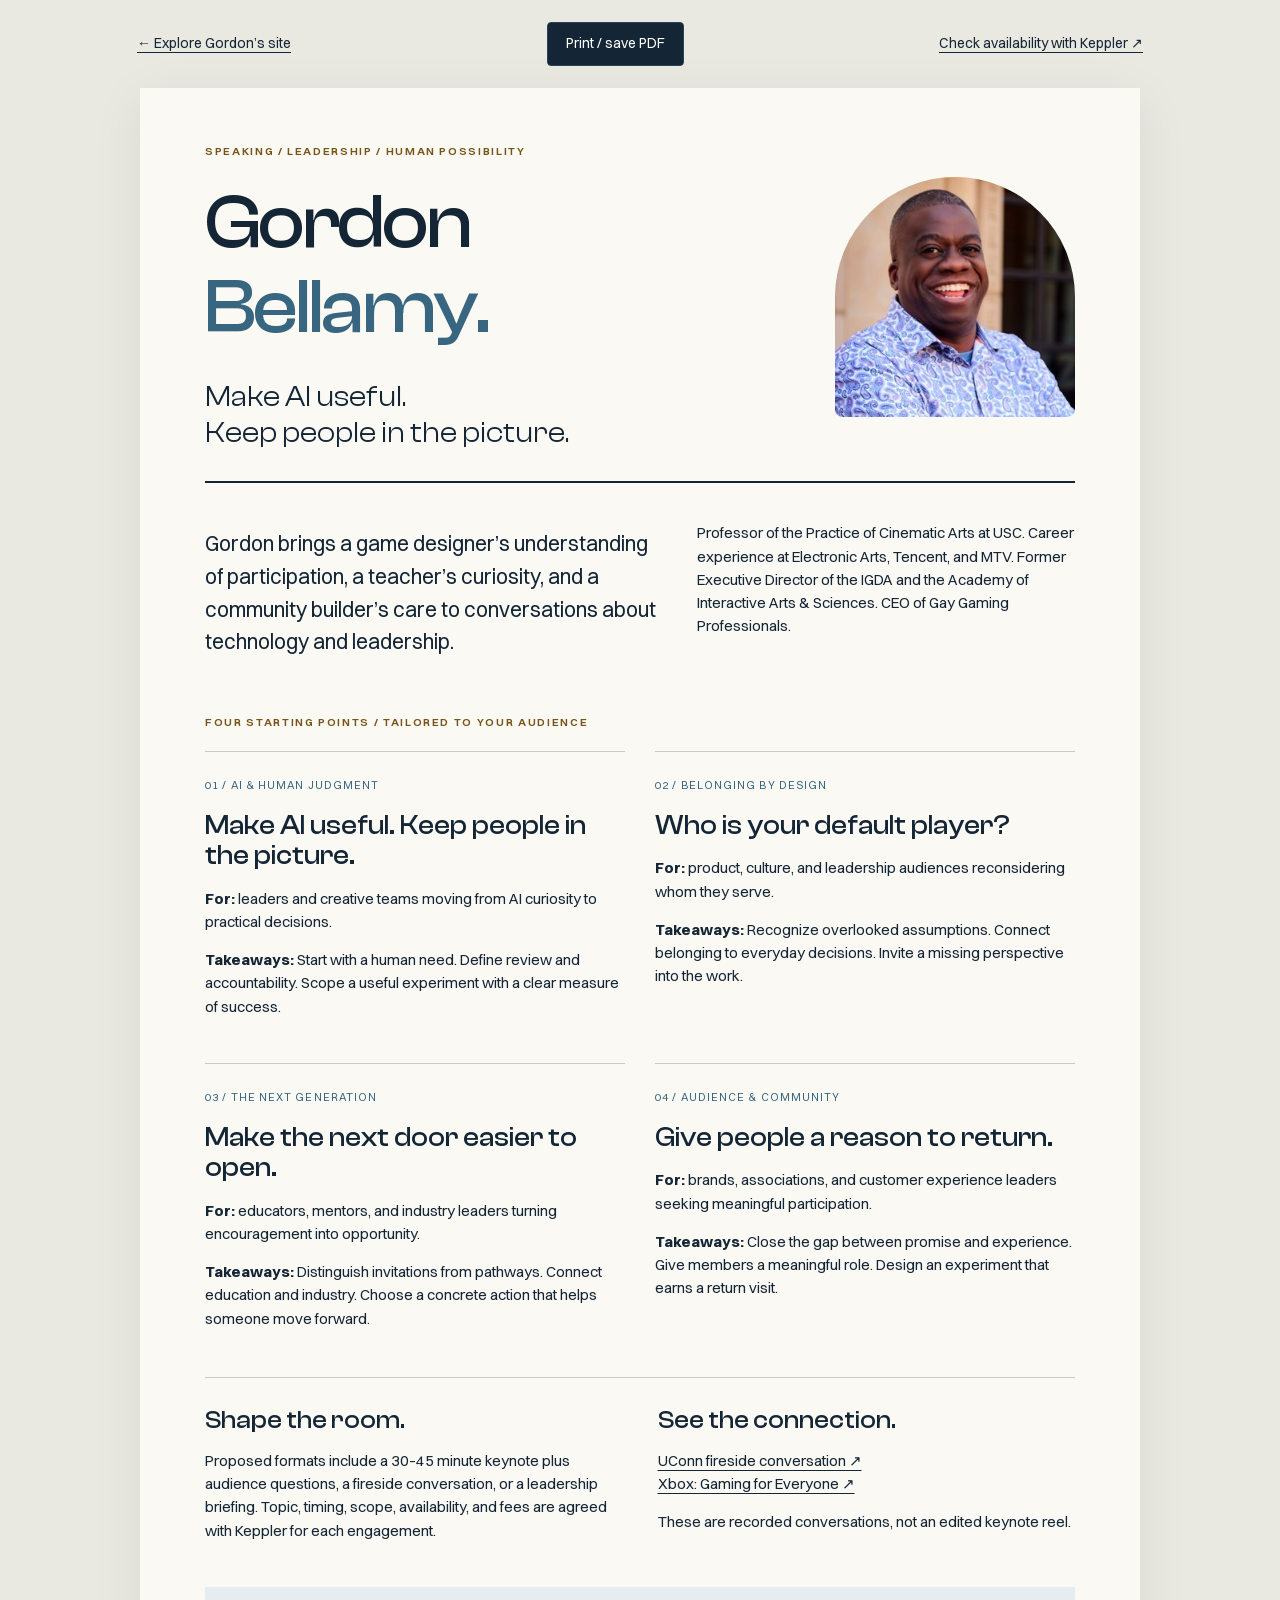
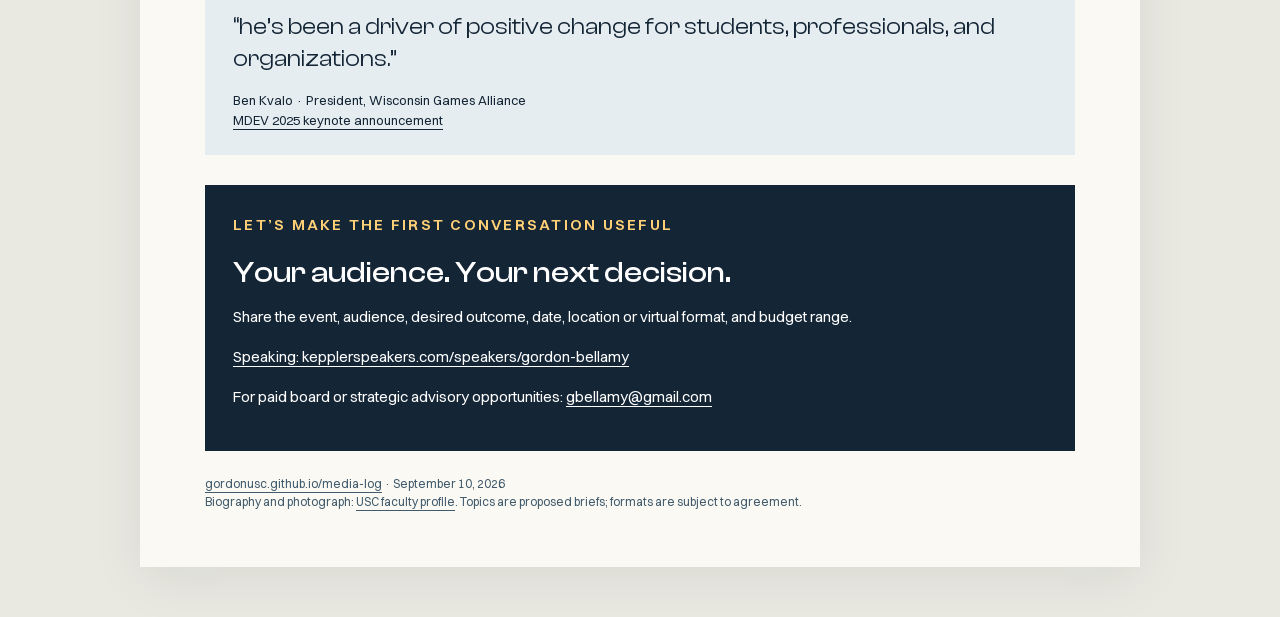
<file: speaker-kit.html>
<!doctype html>
<html lang="en"><head><meta charset="utf-8"><meta name="viewport" content="width=device-width,initial-scale=1"><title>Gordon Bellamy | Speaker Kit</title><meta name="description" content="A forwardable introduction to Gordon Bellamy: keynote themes, audience takeaways, biography, video and speaking representation."><link rel="stylesheet" href="speaker-kit.css"></head><body>
<nav class="tools" aria-label="Speaker kit tools"><a href="index.html">← Explore Gordon’s site</a><button id="print">Print / save PDF</button><a href="https://www.kepplerspeakers.com/speakers/gordon-bellamy">Check availability with Keppler ↗</a></nav>
<main><header><div><p class="eyebrow">SPEAKING / LEADERSHIP / HUMAN POSSIBILITY</p><h1>Gordon<br><em>Bellamy.</em></h1><p class="position">Make AI useful.<br>Keep people in the picture.</p></div><img src="assets/gordon-usc.jpg" width="300" height="300" alt="Gordon Bellamy, smiling"></header>
<section class="intro"><p>Gordon brings a game designer’s understanding of participation, a teacher’s curiosity, and a community builder’s care to conversations about technology and leadership.</p><p>Professor of the Practice of Cinematic Arts at USC. Career experience at Electronic Arts, Tencent, and MTV. Former Executive Director of the IGDA and the Academy of Interactive Arts & Sciences. CEO of Gay Gaming Professionals.</p></section>
<section><p class="eyebrow">FOUR STARTING POINTS / TAILORED TO YOUR AUDIENCE</p><div class="talks">
<article><span>01 / AI & HUMAN JUDGMENT</span><h2>Make AI useful. Keep people in the picture.</h2><p><b>For:</b> leaders and creative teams moving from AI curiosity to practical decisions.</p><p><b>Takeaways:</b> Start with a human need. Define review and accountability. Scope a useful experiment with a clear measure of success.</p></article>
<article><span>02 / BELONGING BY DESIGN</span><h2>Who is your default player?</h2><p><b>For:</b> product, culture, and leadership audiences reconsidering whom they serve.</p><p><b>Takeaways:</b> Recognize overlooked assumptions. Connect belonging to everyday decisions. Invite a missing perspective into the work.</p></article>
<article><span>03 / THE NEXT GENERATION</span><h2>Make the next door easier to open.</h2><p><b>For:</b> educators, mentors, and industry leaders turning encouragement into opportunity.</p><p><b>Takeaways:</b> Distinguish invitations from pathways. Connect education and industry. Choose a concrete action that helps someone move forward.</p></article>
<article><span>04 / AUDIENCE & COMMUNITY</span><h2>Give people a reason to return.</h2><p><b>For:</b> brands, associations, and customer experience leaders seeking meaningful participation.</p><p><b>Takeaways:</b> Close the gap between promise and experience. Give members a meaningful role. Design an experiment that earns a return visit.</p></article>
</div></section>
<section class="details"><div><h2>Shape the room.</h2><p>Proposed formats include a 30–45 minute keynote plus audience questions, a fireside conversation, or a leadership briefing. Topic, timing, scope, availability, and fees are agreed with Keppler for each engagement.</p></div><div><h2>See the connection.</h2><p><a href="https://www.youtube.com/watch?v=Lb8ZcOXPQ-I">UConn fireside conversation ↗</a><br><a href="https://learn.microsoft.com/en-us/shows/level-up/gaming-for-everyone-lgbtqia-in-gaming-gordon-bellamy-fireside-chat">Xbox: Gaming for Everyone ↗</a></p><p>These are recorded conversations, not an edited keynote reel.</p></div></section>
<blockquote>“he’s been a driver of positive change for students, professionals, and organizations.”<cite>Ben Kvalo · President, Wisconsin Games Alliance<br><a href="https://www.wisconsingamesalliance.com/news/industry-executive-usc-professor-gordon-bellamy-to-keynote-mdev-day-1">MDEV 2025 keynote announcement</a></cite></blockquote>
<section class="booking"><p class="eyebrow">LET’S MAKE THE FIRST CONVERSATION USEFUL</p><h2>Your audience. Your next decision.</h2><p>Share the event, audience, desired outcome, date, location or virtual format, and budget range.</p><a href="https://www.kepplerspeakers.com/speakers/gordon-bellamy">Speaking: kepplerspeakers.com/speakers/gordon-bellamy</a><p>For paid board or strategic advisory opportunities: <a href="mailto:gbellamy@gmail.com">gbellamy@gmail.com</a></p></section>
<footer><a href="https://gordonusc.github.io/media-log/">gordonusc.github.io/media-log</a> · September 10, 2026<br>Biography and photograph: <a href="https://cinema.usc.edu/directories/profile.cfm?id=41118">USC faculty profile</a>. Topics are proposed briefs; formats are subject to agreement.</footer></main>
<script>document.getElementById('print').addEventListener('click',()=>window.print());</script></body></html>
</file>
<file: site.css>
@font-face{font-family:Clash;src:url('assets/clash.woff2') format('woff2');font-display:swap}@font-face{font-family:Switzer;src:url('assets/switzer.woff2') format('woff2');font-display:swap}
:root{--bg:#101b29;--panel:#182738;--ink:#f7f7f1;--muted:#bbc8d4;--gold:#ffd076;--blue:#a5d9f1;--line:#ffffff26;color-scheme:dark;font-family:Switzer,Arial,sans-serif;scroll-behavior:smooth}*{box-sizing:border-box}body{margin:0;background:var(--bg);color:var(--ink);font-size:17px;line-height:1.6}a{color:inherit;text-underline-offset:4px}button,input,select,textarea{font:inherit}button,a,input,textarea,select{-webkit-tap-highlight-color:transparent}button{cursor:pointer}button:disabled{cursor:default}button,a{touch-action:manipulation}:focus-visible{outline:3px solid var(--gold);outline-offset:5px}button{color:inherit}img{display:block;max-width:100%}h1,h2,h3,h4,p,figure{margin:0}h1,h2,h3,.wordmark{font-family:Clash,Arial,sans-serif}h1,h2,h3{font-weight:500;line-height:1.06;letter-spacing:-.025em}h1{font-size:clamp(3rem,6.3vw,6.3rem)}h2{font-size:clamp(2.3rem,4.2vw,4.25rem)}h3{font-size:1.7rem}h4{font-size:1rem;margin-top:24px}h1 em,h2 em{color:var(--gold);font-style:normal}p{max-width:66ch}section[id]{scroll-margin-top:32px}.wrap{width:min(1280px,calc(100% - 80px));margin-inline:auto}.section{padding-block:96px;border-top:1px solid var(--line)}.mast{padding:24px 40px;display:flex;align-items:center;justify-content:space-between;gap:32px;border-bottom:1px solid var(--line)}.wordmark{font-size:18px;line-height:1.1;text-decoration:none;letter-spacing:.06em}.wordmark b{font-weight:600}.wordmark span{display:block;font:13px Switzer,sans-serif;letter-spacing:.02em;color:var(--muted);margin-top:7px}.mast nav{display:flex;align-items:center;gap:27px;font-size:15px}.mast nav a{text-decoration:none}.mast nav a:hover{color:var(--gold)}.nav-cta{padding:9px 18px;border:1px solid #f6e5bb66}.hero{display:grid;grid-template-columns:1.5fr 1fr;gap:65px;padding-block:80px 70px;align-items:center}.kicker{font-size:13px;font-weight:600;letter-spacing:.13em;color:var(--gold);margin-bottom:22px}.live-dot{display:inline-block;width:8px;height:8px;border-radius:50%;background:var(--gold);margin-right:8px}.lead{font-size:24px;line-height:1.4;margin-top:30px;max-width:28ch}.intro{margin-top:18px;max-width:47ch;color:var(--muted)}.actions{display:flex;flex-wrap:wrap;gap:12px;margin-top:28px}.button{display:inline-flex;gap:20px;align-items:center;justify-content:center;min-height:48px;padding:13px 20px;border:1px solid transparent;border-radius:4px;font-size:16px;font-weight:600;text-decoration:none;line-height:1.3;transition:transform .18s,background .18s}.button:hover{transform:translateY(-2px)}.gold{background:var(--gold);color:#142032}.outline{border-color:#ffffff55;background:transparent;color:var(--ink)}.outline:hover{background:#ffffff0a}.watch-intro{display:flex;align-items:center;gap:12px;margin-top:26px;font-size:15px;text-decoration:none}.play-circle{display:grid;place-items:center;width:30px;height:30px;border:1px solid var(--gold);border-radius:50%;color:var(--gold);font-size:11px}.portrait{position:relative;padding:25px 22px 0 0}.portrait-frame{background:#87afb8;padding:15px 15px 0 0;border-radius:50% 50% 6px 6px;overflow:hidden;max-width:420px;margin:auto}.portrait img{width:100%;height:auto;border-radius:50% 50% 0 0;image-rendering:auto}.portrait figcaption{margin:20px 30px 0 0;border-top:1px solid var(--line);padding-top:15px;font-size:19px}.portrait figcaption small{display:block;font-size:14px;color:var(--muted);margin-top:4px}.portrait figcaption a{font-size:12px;color:var(--muted)}.portrait-label{position:absolute;right:0;top:6px;font-size:12px;font-weight:600;line-height:1.25;letter-spacing:.08em;background:var(--gold);color:var(--bg);padding:16px;transform:rotate(5deg)}.proof-strip{border-block:1px solid var(--line);background:#132233}.proof-strip .wrap{display:flex;align-items:center;justify-content:space-between;flex-wrap:wrap;gap:22px;padding-block:24px}.proof-strip p{font-size:11px;letter-spacing:.15em;max-width:12ch;color:var(--muted)}.proof-strip span{font-family:Clash,sans-serif;font-size:24px}.proof-strip a{font-size:13px;color:var(--muted)}.section-head{display:grid;grid-template-columns:1.3fr 1fr;gap:70px;margin-bottom:45px;align-items:end}.section-head>p{color:var(--muted);max-width:42ch}.watch-grid{display:grid;grid-template-columns:1.4fr 1fr;gap:24px}.feature-video{background:#090f18;border:1px solid var(--line);display:flex;flex-direction:column}.video-launch{background:radial-gradient(ellipse at 10% 10%,#2f6b81,transparent 60%),linear-gradient(145deg,#152a3c,#0a121e);color:var(--ink);border:0;text-align:left;padding:38px;min-height:400px;position:relative;flex:1;display:flex;align-items:flex-start;flex-direction:column;justify-content:space-between;width:100%}.video-mark{font-size:12px;letter-spacing:.15em;color:var(--blue)}.video-launch strong{font:500 clamp(2rem,3vw,3.3rem)/1.1 Clash,sans-serif;max-width:14ch;margin:24px 0}.video-launch small{font-size:14px;color:var(--muted);max-width:27ch}.play-large{position:absolute;right:30px;bottom:34px;width:66px;height:66px;display:grid;place-items:center;border:1px solid var(--gold);border-radius:50%;color:var(--gold);background:#ffd0760d}.video-launch:hover .play-large{background:var(--gold);color:var(--bg)}.video-footer{padding:18px 22px;font-size:13px;display:flex;justify-content:space-between;gap:18px;flex-wrap:wrap}.video-footer span{color:var(--muted)}#video-player{flex:1;min-height:400px}#video-player iframe{width:100%;height:100%;min-height:400px;border:0}.watch-stack{display:grid;gap:20px}.media-tile{padding:26px 30px;border:1px solid var(--line);text-decoration:none;display:block}.media-tile:hover{border-color:var(--gold)}.media-tile .kicker{margin-bottom:12px}.media-tile p{color:var(--muted);font-size:16px;margin:14px 0}.blue{background:#163247}.violet{background:#282941}.text-link{font-size:15px;color:var(--gold);text-decoration:underline}.small{font-size:14px}.muted{color:var(--muted)}.watch-grid+.small{margin-top:15px}.speaking{background:#152231}.topic-layout{display:grid;grid-template-columns:1fr 1.4fr;gap:45px}.topic-tabs{display:flex;flex-direction:column}.topic-tabs button{border:0;border-bottom:1px solid var(--line);padding:26px 18px;background:transparent;color:var(--muted);display:flex;align-items:center;gap:16px;text-align:left;font-size:20px}.topic-tabs button span{font-size:12px;opacity:.7}.topic-tabs button b{margin-left:auto;font-weight:400}.topic-tabs button[aria-selected=true]{background:var(--gold);color:var(--bg)}.topic-panel{min-height:365px;padding:34px 40px;background:#0d1926;border:1px solid var(--line)}.topic-panel .kicker{font-size:12px}.topic-panel>p:not(.kicker){margin-top:18px;color:var(--muted)}.topic-panel ul{padding-left:20px;margin:14px 0 24px}.topic-panel li{margin-block:9px}.topic-panel li::marker{color:var(--gold)}.booking-row{display:flex;gap:30px;align-items:center;justify-content:space-between;margin:30px 0 16px}.booking-row p{max-width:45ch;color:var(--muted);font-size:16px}.board-grid{display:grid;grid-template-columns:repeat(3,1fr);gap:22px}.board-card{padding:30px 28px;border-top:2px solid var(--blue);background:var(--panel)}.number{display:block;font:36px Clash,sans-serif;color:#a6d9ef77;margin-bottom:30px}.board-card p{margin:20px 0 26px;color:var(--muted)}.board-card small{font-size:13px;color:var(--blue)}.board-evidence{display:grid;grid-template-columns:1fr 1fr;gap:65px;padding-top:40px;margin-top:40px;border-top:1px solid var(--line)}.board-evidence p{color:var(--muted);margin:18px 0}.board-evidence a:not(.button){display:inline-block;font-size:14px;color:var(--blue);margin-right:18px}.credentials{background:#f2f0e9;color:#182537;--line:#172b4326;--muted:#43586b}.credentials em,.credentials .kicker{color:#765119}.credentials-grid{display:grid;grid-template-columns:1fr 1.1fr;gap:70px}.credentials dt{font-weight:600}.credentials dd{margin:6px 0 20px;color:var(--muted)}.source-links{display:flex;gap:25px;flex-wrap:wrap;font-size:14px}.screen-credits{display:grid;grid-template-columns:140px 1fr 1fr 1.4fr;gap:24px;border-top:1px solid var(--line);margin:40px 0 16px;padding-top:28px;align-items:start}.screen-credits>span{font-size:12px;letter-spacing:.1em}.screen-credits a{font:22px Clash,sans-serif;text-decoration:none}.screen-credits small{font:14px Switzer,sans-serif;display:block;color:var(--muted);margin-top:8px}.record-tools{display:flex;flex-wrap:wrap;gap:24px;justify-content:space-between;align-items:end;margin-bottom:20px}.filters{display:flex;flex-wrap:wrap;gap:9px}.filters button{background:transparent;border:1px solid var(--line);padding:12px 18px;border-radius:30px;min-height:48px}.filters button[aria-pressed=true]{background:var(--gold);color:var(--bg)}.search-label{display:grid;gap:7px;font-size:13px}.search-label input{min-width:270px}input,textarea,select{width:100%;background:#0b1725;color:var(--ink);border:1px solid #ffffff45;border-radius:4px;padding:12px 14px;min-height:48px}textarea{resize:vertical}#record-count{color:var(--muted);margin-bottom:12px}.record-item{padding:22px 0;border-top:1px solid var(--line);display:grid;grid-template-columns:65px 1fr 155px;gap:24px}.record-item .year{color:var(--gold);font-variant-numeric:tabular-nums}.record-item h3{font:500 20px Switzer,sans-serif;line-height:1.4}.record-item .meta{font-size:14px;color:var(--muted);margin:4px 0 8px}.record-item summary{font-size:14px;cursor:pointer;color:var(--muted)}.record-item details p{margin:12px 0;color:var(--muted);font-size:15px}.record-source{text-align:right;font-size:13px}.record-source a{display:block;margin-top:8px;color:var(--gold)}.record-source span{color:var(--muted)}.record-method{margin-top:25px;font-size:14px;max-width:75ch}.record-method summary{cursor:pointer}.record-method p{margin:15px 0;color:var(--muted)}#more-records{margin-top:20px}.connect{background:#182b3c}.connect-grid{display:grid;grid-template-columns:1fr 1.2fr;gap:60px}#brief-form{display:grid;gap:18px}#brief-form label{font-size:14px;display:grid;gap:7px}.brief-preview{background:#101c2a;padding:32px}.brief-preview>p:not(.kicker){color:var(--muted);margin:15px 0 24px}.brief-preview textarea{font-size:15px;line-height:1.5}.kit-row{display:grid;grid-template-columns:1fr 220px;gap:70px;border-top:1px solid var(--line);margin-top:60px;padding-top:35px}.kit-row p{color:var(--muted);font-size:15px;margin-top:15px}.kit-actions{display:grid;align-content:start;gap:15px}footer{padding-block:40px 30px}footer nav{display:flex;gap:24px;flex-wrap:wrap;margin:26px 0;font-size:14px}footer>p{font-size:13px;color:var(--muted)}#status{position:fixed;bottom:25px;left:50%;transform:translateX(-50%);background:var(--gold);color:var(--bg);padding:12px 22px;box-shadow:0 5px 35px #0007;border-radius:4px;z-index:100;max-width:calc(100% - 30px);font-size:15px}#status:empty{display:none}[hidden]{display:none!important}.skip{position:absolute;left:20px;top:-100px;padding:12px;background:var(--gold);color:var(--bg);z-index:100}.skip:focus{top:15px}#print-content{display:none}
@media(max-width:1000px){.mast{align-items:flex-start}.mast nav{gap:15px;flex-wrap:wrap;justify-content:flex-end}.hero{gap:30px}.wrap{width:calc(100% - 48px)}.hero-copy .actions{display:grid}.section-head{gap:35px}.topic-layout{gap:25px}.board-card{padding:25px 20px}.connect-grid{gap:30px}.screen-credits{grid-template-columns:1fr 1fr}.video-launch{min-height:440px}}
@media(max-width:700px){.mast{padding:20px 22px;display:block}.mast nav{justify-content:flex-start;margin-top:24px;gap:12px 19px;font-size:14px}.nav-cta{padding:0;border:0;color:var(--gold)}.wrap{width:calc(100% - 40px)}.hero{grid-template-columns:1fr;padding-block:40px;gap:25px}h1{font-size:clamp(3rem,11vw,4.6rem)}.lead{font-size:22px}.portrait{max-width:350px;width:100%;margin-inline:auto}.portrait-frame{max-width:270px}.portrait-label{right:5px}.portrait figcaption{margin:18px 15px 0}.proof-strip .wrap{justify-content:flex-start;gap:18px 25px}.proof-strip p{max-width:none;width:100%;margin:0}.proof-strip span{font-size:21px}.section{padding-block:58px}.section-head{grid-template-columns:1fr;gap:25px;margin-bottom:30px}.watch-grid,.topic-layout,.board-grid,.board-evidence,.credentials-grid,.connect-grid,.kit-row{grid-template-columns:1fr;gap:25px}.video-launch{min-height:330px;padding:26px}.watch-stack{grid-template-columns:1fr}.media-tile{padding:24px}.topic-tabs button{font-size:18px;padding:18px}.topic-panel{padding:25px}.booking-row{display:block}.booking-row .button{margin-top:20px}.board-card{padding:25px}.number{margin-bottom:16px}.board-evidence{margin-top:28px;padding-top:28px}.screen-credits{grid-template-columns:1fr;gap:24px}.record-item{grid-template-columns:45px 1fr;gap:14px}.record-source{grid-column:2;text-align:left;display:flex;gap:14px;align-items:center}.record-source a{margin:0}.record-tools,.search-label{width:100%}.search-label input{min-width:0}.filters button{padding:10px 15px;font-size:14px}.brief-preview{padding:24px}.kit-row{margin-top:35px}.kit-actions{display:flex;flex-wrap:wrap}footer nav{display:grid;gap:18px}.actions .button{flex:1;white-space:normal}#video-player,#video-player iframe{min-height:280px}}
@media(prefers-reduced-motion:reduce){:root{scroll-behavior:auto}*{transition:none!important;animation:none!important}}
@media print{@page{margin:18mm}body{background:white!important;color:black!important;font:11pt/1.45 Arial,sans-serif}body>*{display:none!important}#print-content{display:block!important;color:black}#print-content h1{font:30pt/1.1 Arial,sans-serif;margin-bottom:14px}#print-content h2{font:17pt/1.2 Arial,sans-serif;margin:22px 0 10px}#print-content p{margin:10px 0}#print-content pre{white-space:pre-wrap;font:11pt/1.45 Arial,sans-serif}#print-content a{color:black;overflow-wrap:anywhere}}

.video-launch{isolation:isolate;overflow:hidden}.video-still{position:absolute;inset:0;width:100%;height:100%;object-fit:cover;z-index:-2}.video-launch:after{content:"";position:absolute;inset:0;background:linear-gradient(90deg,#08131aeb,#08131a91);z-index:-1}.endorsement{margin:30px 0;padding:25px 30px;border-left:3px solid var(--gold);background:#182838;display:grid;grid-template-columns:1.3fr 1fr;gap:35px;align-items:center}.endorsement p{font:24px/1.35 Clash,sans-serif}.endorsement cite{font:14px/1.6 Switzer,sans-serif;color:var(--muted)}@media(max-width:700px){.endorsement{grid-template-columns:1fr;gap:18px;padding:24px}.endorsement p{font-size:22px}}

.kit-hero{display:block;margin-top:16px;color:var(--blue);font-size:15px}.hero h1{font-size:clamp(3rem,5.4vw,5.4rem)}.topic-next{margin-top:26px;display:grid;gap:10px}.topic-next>span{font-size:13px;color:var(--muted)}.format-band{display:grid;grid-template-columns:1.3fr 1fr 1fr;gap:35px;padding:32px 0;margin-top:35px;border-block:1px solid var(--line)}.format-band h3{font-size:24px}.format-band p{font-size:16px;color:var(--muted);margin-top:10px}.practice{border-bottom:1px solid var(--line)}.practice-grid{display:grid;grid-template-columns:repeat(3,1fr);gap:35px}.practice-grid article{border-top:1px solid var(--line);padding:24px 0}.practice-grid h3{font-size:25px}.practice-grid p{color:var(--muted);margin:16px 0;font-size:17px}.practice-grid small{color:var(--blue);font-size:12px}.practice-symbol{font:48px Clash,sans-serif;color:var(--gold);display:block;margin-bottom:24px}.practice-note{max-width:90ch;color:var(--muted);font-size:14px;margin-top:20px}@media(max-width:700px){.hero h1{font-size:clamp(2.8rem,10vw,4.5rem)}.format-band,.practice-grid{grid-template-columns:1fr;gap:22px}.practice-grid article{padding:22px 0 0}.practice-symbol{margin-bottom:12px}}

/* Keep the evidence easy to reach without changing the speaking front door. */
.archive-shortcut{display:flex;flex-wrap:wrap;gap:8px 22px;align-items:baseline;max-width:none;margin:24px 0 14px;padding-top:20px;border-top:1px solid var(--line)}
.archive-shortcut a{color:var(--gold);font-weight:600}.archive-shortcut span{font-size:14px;color:var(--muted)}
.record-status{display:flex;flex-wrap:wrap;gap:10px 24px;align-items:center;justify-content:space-between;margin-bottom:12px}.record-status #record-count{margin:0}
.record-reset{background:transparent;border:1px solid var(--line);border-radius:4px;padding:9px 14px;min-height:44px;color:var(--gold);font-size:14px}.record-reset:hover{border-color:var(--gold)}
.sr-only{position:absolute;width:1px;height:1px;padding:0;margin:-1px;overflow:hidden;clip-path:inset(50%);white-space:nowrap;border:0}
.record-item>div{min-width:0}.record-item h3,.record-item p{overflow-wrap:anywhere}.record-item h3:focus{outline:2px solid var(--gold);outline-offset:5px}
@media(max-width:700px){.mast nav a{min-height:44px;display:inline-flex;align-items:center}.mast nav{gap:2px 19px}.record-source{flex-wrap:wrap}.record-source a{min-height:44px;display:inline-flex;align-items:center}.archive-shortcut{display:grid}.record-status{align-items:flex-start;flex-direction:column}}

.record-year{display:grid;gap:7px;font-size:13px}.record-year select{min-width:140px}#stop-video{margin:14px 18px}
@media(max-width:700px){.record-year{width:100%}}
</file>
<file: speaker-kit.css>
@font-face{font-family:Clash;src:url(assets/clash.woff2)}@font-face{font-family:Switzer;src:url(assets/switzer.woff2)}*{box-sizing:border-box}body{margin:0;background:#e9e8e1;color:#142536;font:17px/1.55 Switzer,Arial,sans-serif}a{color:inherit;text-underline-offset:4px}a:focus-visible,button:focus-visible{outline:3px solid #b67900;outline-offset:5px}button{font:inherit;cursor:pointer;border:1px solid #284658;background:#142536;color:white;padding:10px 18px;border-radius:4px}.tools{max-width:1050px;margin:auto;padding:22px;display:flex;gap:24px;align-items:center;justify-content:space-between;font-size:14px}main{max-width:1000px;margin:0 auto 50px;background:#faf9f3;padding:55px 65px;box-shadow:0 12px 50px #13253512}header{display:grid;grid-template-columns:1fr 240px;align-items:center;gap:35px;border-bottom:2px solid #142536;padding-bottom:30px}h1,h2{font-family:Clash,Arial,sans-serif;font-weight:500;line-height:1.12;margin:0}h1{font-size:76px;letter-spacing:-.035em}h1 em{font-style:normal;color:#386681}.position{font:29px/1.25 Clash,sans-serif;margin-bottom:0}.eyebrow{font-size:11px;letter-spacing:.15em;font-weight:600;color:#795417;margin:0 0 20px}header img{width:100%;height:auto;border-radius:130px 130px 8px 8px}.intro{display:grid;grid-template-columns:1.2fr 1fr;gap:38px;margin:23px 0 35px}.intro p:first-child{font-size:21px}.intro p:last-child{font-size:15px}.talks{display:grid;grid-template-columns:1fr 1fr;gap:30px}.talks article{padding-top:18px;border-top:1px solid #14253635;break-inside:avoid}.talks span{font-size:11px;letter-spacing:.1em;color:#386681}.talks h2{font-size:27px;margin:15px 0}.talks p{font-size:15px}.details{display:grid;grid-template-columns:1fr 1fr;gap:35px;border-top:1px solid #14253635;margin-top:32px;padding-top:28px}.details h2{font-size:25px}.details p{font-size:15px}blockquote{margin:30px 0;padding:24px 28px;background:#e5edf0;font:24px/1.35 Clash,sans-serif;break-inside:avoid}cite{display:block;font:13px/1.6 Switzer,sans-serif;margin-top:14px}.booking{padding:28px;background:#142536;color:#fff;break-inside:avoid}.booking .eyebrow{color:#ffd076}.booking h2{font-size:30px}.booking p{font-size:15px}.booking>a{font-size:15px;overflow-wrap:anywhere}footer{font-size:12px;margin-top:24px;color:#415a6c}@media(max-width:650px){.tools{flex-wrap:wrap;gap:15px}main{padding:30px 23px;margin-bottom:0}header{grid-template-columns:1fr 105px;gap:15px}h1{font-size:50px}.position{font-size:23px}.intro,.talks,.details{grid-template-columns:1fr;gap:15px}.intro{margin-bottom:25px}.intro p{margin:10px 0}.booking{padding:22px}.booking h2{font-size:26px}}@media print{@page{size:A4;margin:13mm}.tools{display:none}body{background:#fff;font-size:10pt}main{box-shadow:none;padding:0;margin:0;max-width:none}header{grid-template-columns:1fr 125px;padding-bottom:18px;gap:20px}h1{font-size:40pt}.position{font-size:18pt}.eyebrow{font-size:8pt;margin-bottom:10px}.intro{margin:12px 0 20px;gap:25px}.intro p:first-child{font-size:12pt}.intro p:last-child{font-size:10pt}.talks{gap:20px}.talks h2{font-size:18pt}.talks p,.details p{font-size:10pt}.talks article{padding-top:12px}.details{margin-top:20px;padding-top:18px}.details h2{font-size:16pt}blockquote{font-size:15pt;padding:18px;margin:20px 0}.booking{background:#fff;color:#142536;border:1px solid #142536;padding:18px}.booking h2{font-size:19pt}.booking p,.booking>a{font-size:10pt}.booking .eyebrow{color:#795417}footer{font-size:8pt}a{overflow-wrap:anywhere}}
</file>
